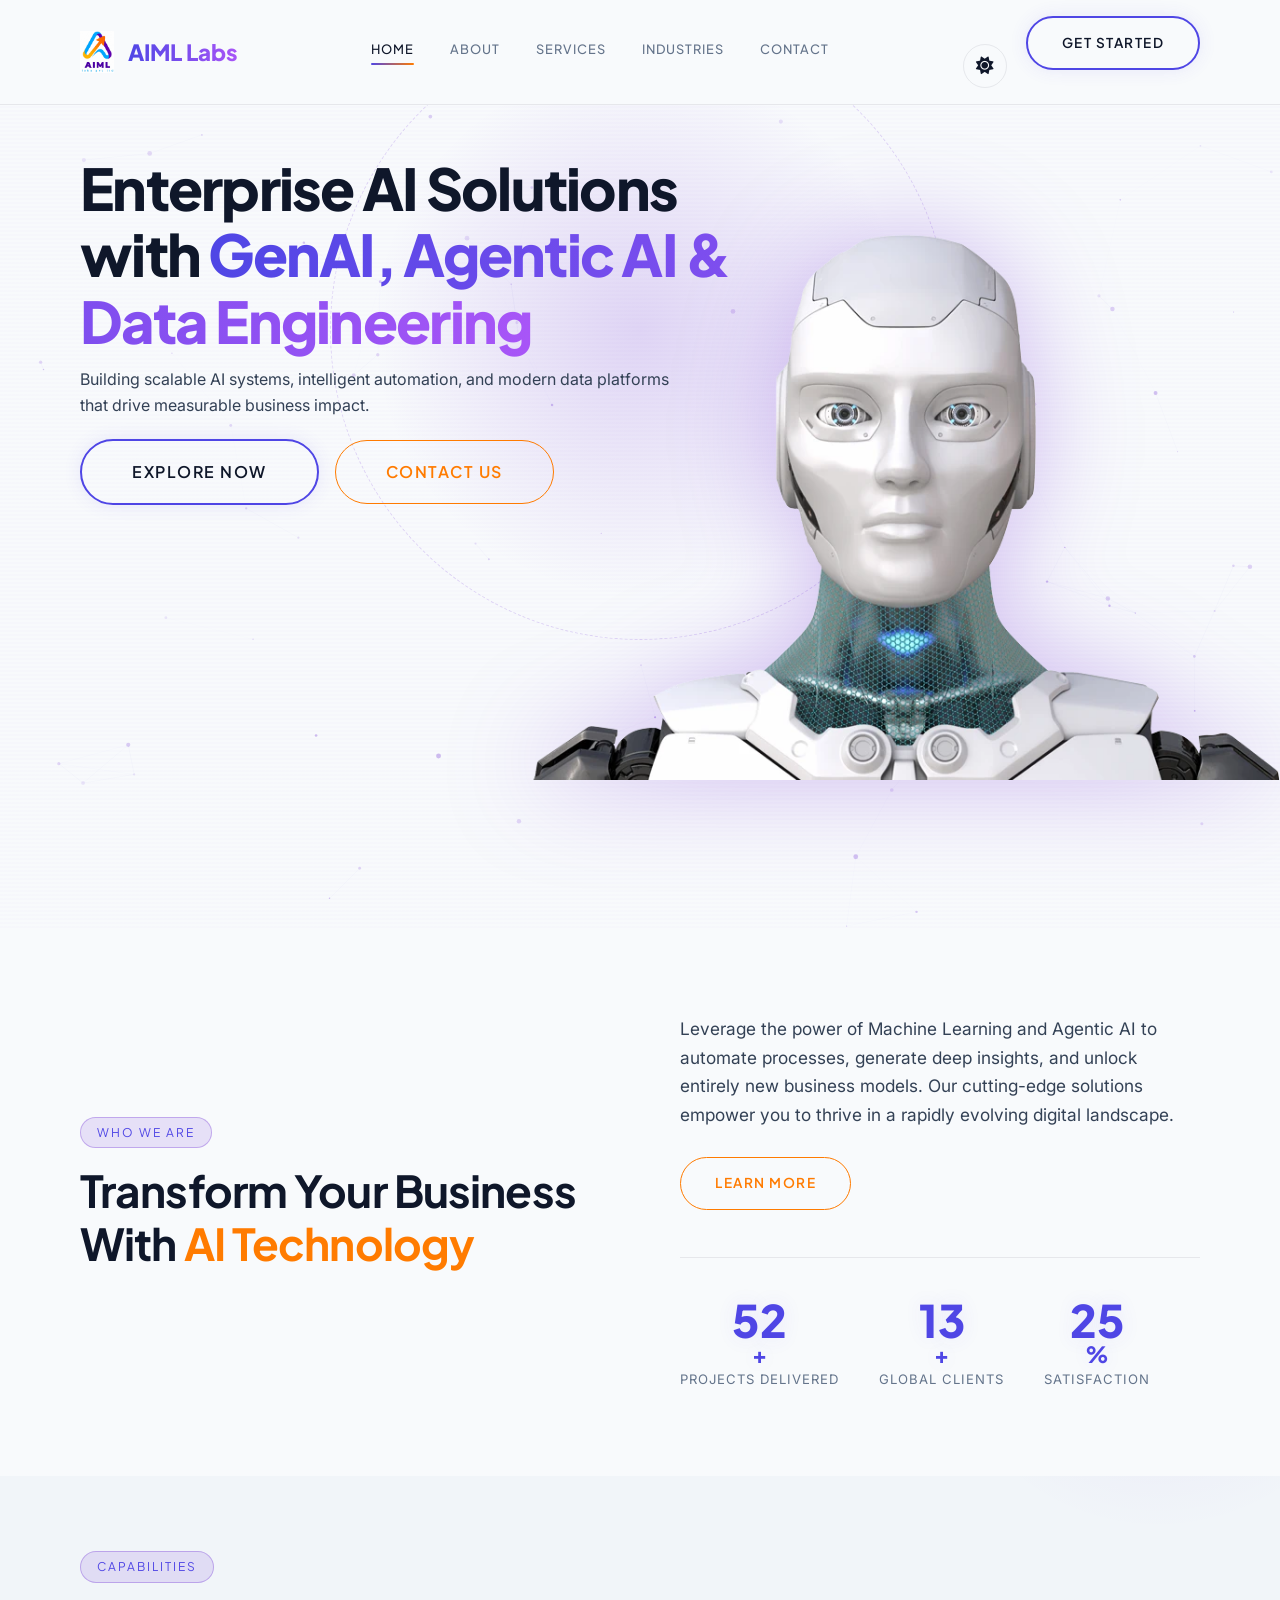
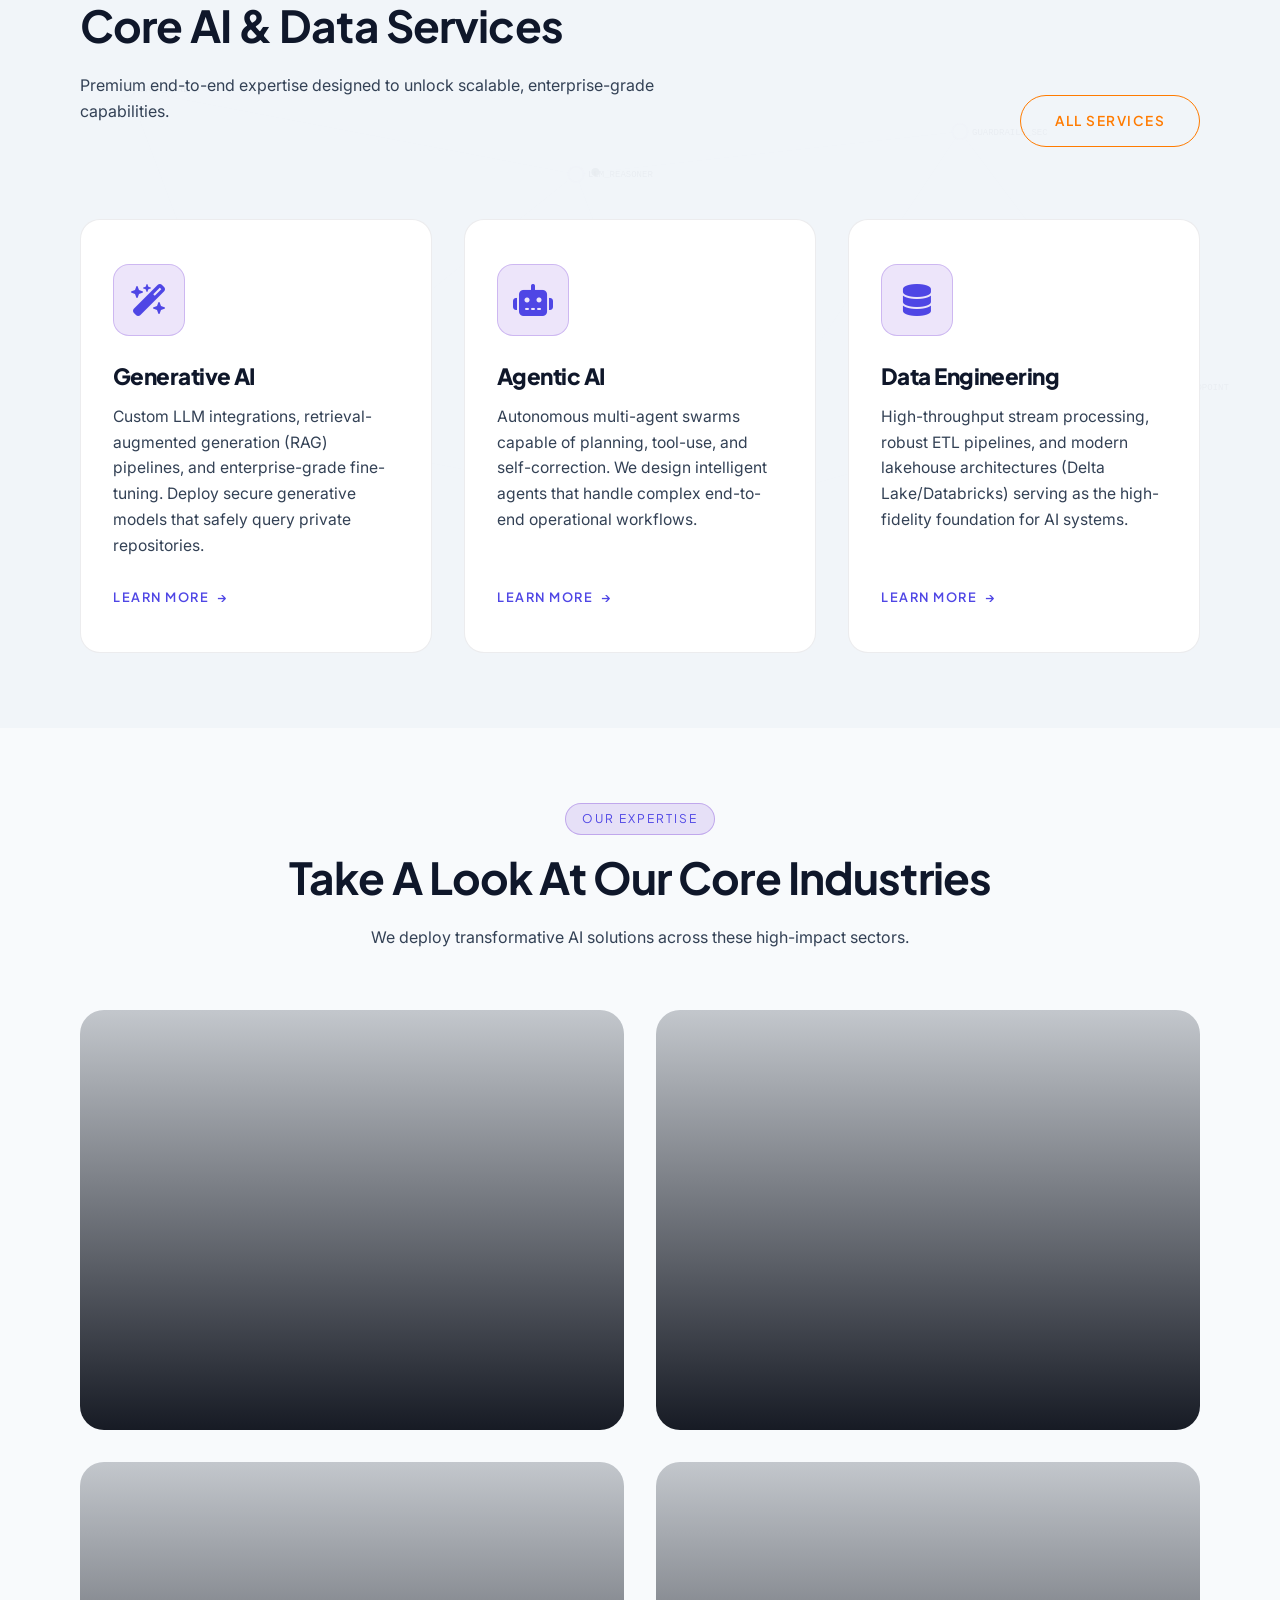
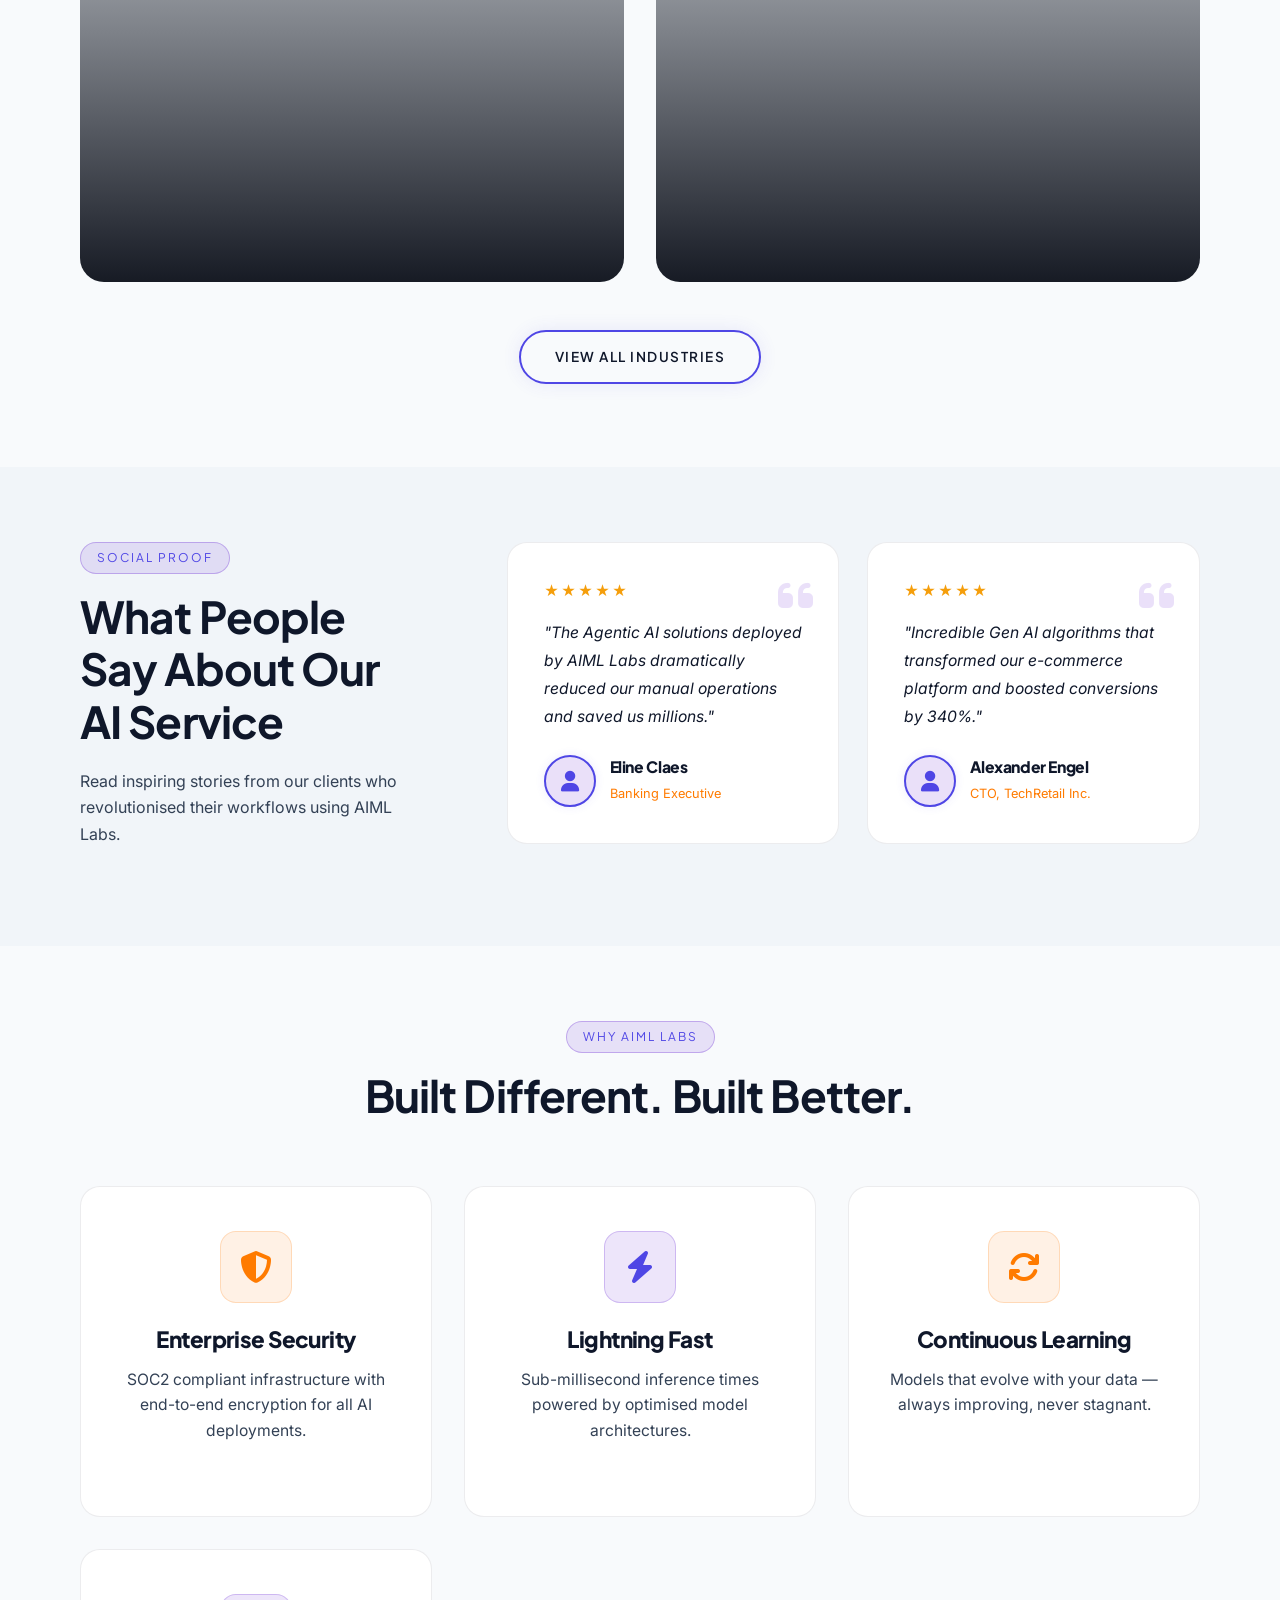
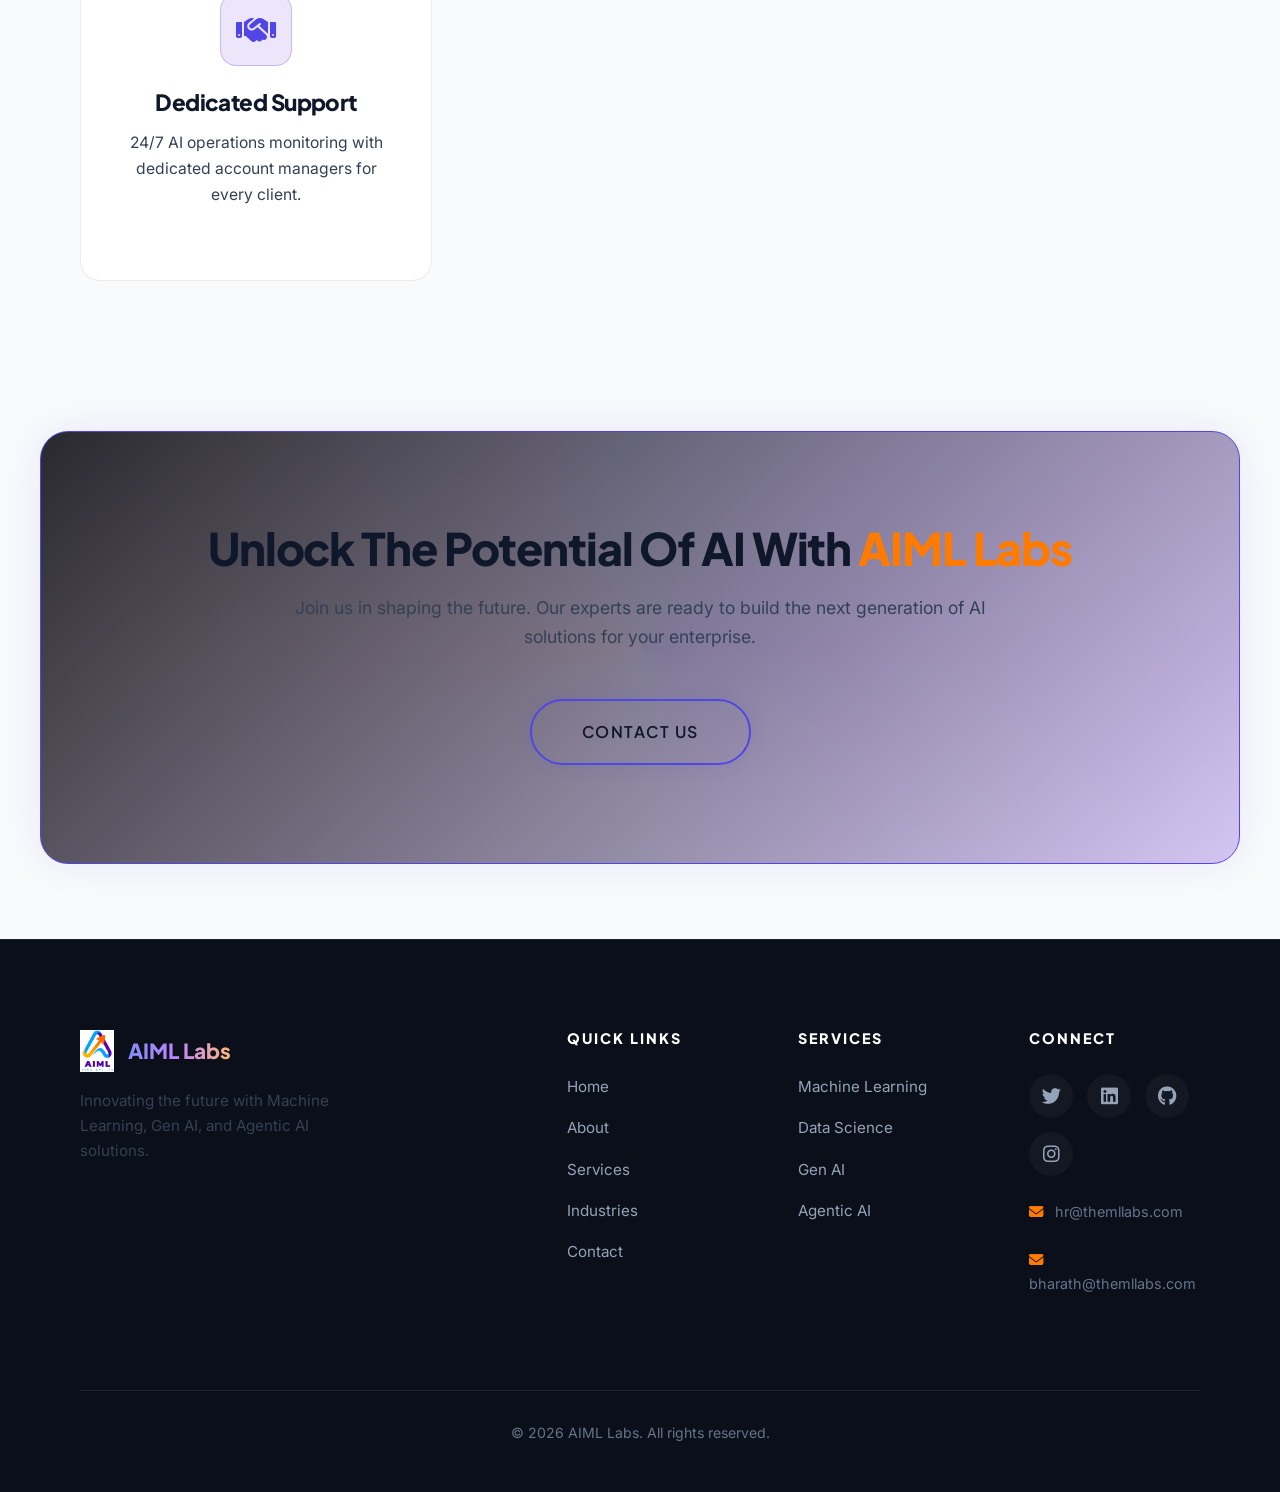
<file: index.html>
<!DOCTYPE html>
<html lang="en">
<head>
    <meta charset="UTF-8">
    <meta name="viewport" content="width=device-width, initial-scale=1.0">
    <title>AIML Labs - AI & Machine Learning Solutions</title>
    <meta name="description" content="AIML Labs — Empowering the future with Machine Learning, Gen AI, and Agentic AI solutions for global enterprises.">
    <link rel="preconnect" href="https://fonts.googleapis.com">
    <link rel="preconnect" href="https://fonts.gstatic.com" crossorigin>
    <link href="https://fonts.googleapis.com/css2?family=Plus+Jakarta+Sans:wght@400;500;600;700;800;900&family=Inter:wght@300;400;500;600;700;800;900&display=swap" rel="stylesheet">
    <link rel="stylesheet" href="https://cdnjs.cloudflare.com/ajax/libs/font-awesome/6.4.0/css/all.min.css">
    <link rel="stylesheet" href="style.css?v=2.8">
</head>
<body class="page-fade-in">
    <script>
        if (localStorage.getItem('theme') === 'light' || (!localStorage.getItem('theme') && window.matchMedia('(prefers-color-scheme: light)').matches)) {
            document.body.classList.add('light-theme');
        }
    </script>

    <!-- === NAVBAR === -->
    <header class="navbar">
        <div class="container nav-container">
            <div class="brand">
                <img src="assets/logo.png" alt="AIML Labs Logo" class="brand-img" onerror="this.style.display='none'">
                <span class="brand-text">AIML Labs</span>
            </div>
            <nav class="nav-links">
                <a href="index.html" class="active">Home</a>
                <a href="about.html">About</a>
                <a href="services.html">Services</a>
                <a href="industries.html">Industries</a>
                <a href="contact.html">Contact</a>
            </nav>
            <div class="nav-actions">
                <button id="theme-toggle" class="theme-toggle-btn magnetic-btn" aria-label="Toggle Theme">
                    <i class="fa-solid fa-moon"></i>
                </button>
                <a href="contact.html" class="btn btn-primary">Get Started</a>
            </div>
        </div>
    </header>

    <!-- === HERO — TEXT LEFT, ROBOT RIGHT === -->
    <section class="hero" id="hero">
        <canvas id="particle-canvas"></canvas>
        <div class="hero-scanline"></div>
        <div class="container hero-split">
            <!-- LEFT: Text Content -->
            <div class="hero-left">
                <h1 class="hero-title reveal delay-1">
                    Enterprise AI Solutions with <span class="line2">GenAI, Agentic AI & Data Engineering</span>
                </h1>
                <p class="hero-subtitle reveal delay-2">Building scalable AI systems, intelligent automation, and modern data platforms that drive measurable business impact.</p>
                <div class="hero-actions reveal delay-3">
                    <a href="services.html" class="btn btn-primary btn-large">Explore Now</a>
                    <a href="contact.html" class="btn btn-outline btn-large">Contact Us</a>
                </div>
            </div>

            <!-- RIGHT: Robot centered to occupy the screen, scrolling naturally with page -->
            <div class="hero-right" id="heroRight">
                <div class="hero-ring"></div>
                <div class="glow-orb"></div>
                <div class="robot-wrapper" id="robotWrapper">
                    <img src="assets/hero.png?v=2.0" alt="AI Robot" class="hero-robot-image" id="robotImg">
                    <div class="watermark-glow" id="watermarkGlow"></div>
                </div>
            </div>
        </div>
    </section>

    <!-- === SECTION 2: VALUE PROP === -->
    <section class="value-prop">
        <div class="container vp-container">
            <div class="vp-left reveal-left">
                <span class="section-badge">Who We Are</span>
                <h2 class="section-title">Transform Your Business With <span class="secondary-text">AI Technology</span></h2>
            </div>
            <div class="vp-right reveal-right">
                <p>Leverage the power of Machine Learning and Agentic AI to automate processes, generate deep insights, and unlock entirely new business models. Our cutting-edge solutions empower you to thrive in a rapidly evolving digital landscape.</p>
                <a href="about.html" class="btn btn-outline">Learn More</a>
                <div class="stats-row">
                    <div class="stat-item">
                        <span class="stat-number counter" data-target="200">0</span><span class="stat-number" style="font-size:1.4rem;">+</span>
                        <span class="stat-label">Projects Delivered</span>
                    </div>
                    <div class="stat-item">
                        <span class="stat-number counter" data-target="50">0</span><span class="stat-number" style="font-size:1.4rem;">+</span>
                        <span class="stat-label">Global Clients</span>
                    </div>
                    <div class="stat-item">
                        <span class="stat-number counter" data-target="98">0</span><span class="stat-number" style="font-size:1.4rem;">%</span>
                        <span class="stat-label">Satisfaction</span>
                    </div>
                </div>
            </div>
        </div>
    </section>

    <!-- === SECTION 3: SERVICES GRID === -->
    <section class="services" id="services">
        <canvas id="services-bg-canvas"></canvas>
        <div class="container">
            <div class="section-header">
                <div class="sh-left">
                    <span class="section-badge">Capabilities</span>
                    <h2 class="section-title">Core AI & Data Services</h2>
                    <p class="section-subtitle">Premium end-to-end expertise designed to unlock scalable, enterprise-grade capabilities.</p>
                </div>
                <div class="sh-right">
                    <a href="services.html" class="btn btn-outline">All Services</a>
                </div>
            </div>
            <div class="services-grid">
                <div class="service-card reveal delay-1">
                    <div class="icon-wrapper"><i class="fa-solid fa-wand-magic-sparkles"></i></div>
                    <h3>Generative AI</h3>
                    <p>Custom LLM integrations, retrieval-augmented generation (RAG) pipelines, and enterprise-grade fine-tuning. Deploy secure generative models that safely query private repositories.</p>
                    <a href="services.html" class="read-more">Learn More</a>
                </div>
                <div class="service-card reveal delay-2">
                    <div class="icon-wrapper"><i class="fa-solid fa-robot"></i></div>
                    <h3>Agentic AI</h3>
                    <p>Autonomous multi-agent swarms capable of planning, tool-use, and self-correction. We design intelligent agents that handle complex end-to-end operational workflows.</p>
                    <a href="services.html" class="read-more">Learn More</a>
                </div>
                <div class="service-card reveal delay-3">
                    <div class="icon-wrapper"><i class="fa-solid fa-database"></i></div>
                    <h3>Data Engineering</h3>
                    <p>High-throughput stream processing, robust ETL pipelines, and modern lakehouse architectures (Delta Lake/Databricks) serving as the high-fidelity foundation for AI systems.</p>
                    <a href="services.html" class="read-more">Learn More</a>
                </div>
            </div>
        </div>
    </section>

    <!-- === SECTION 4: INDUSTRIES SHOWCASE === -->
    <section class="projects">
        <div class="container">
            <div class="section-header center" style="display:block; text-align:center; margin-bottom:60px;">
                <span class="section-badge">Our Expertise</span>
                <h2 class="section-title">Take A Look At Our Core Industries</h2>
                <p class="section-subtitle" style="margin:0 auto;">We deploy transformative AI solutions across these high-impact sectors.</p>
            </div>
            <div class="projects-grid">
                <div class="project-card reveal" style="background-image: url('https://images.unsplash.com/photo-1639322537228-f710d846310a?w=900&q=80');">
                    <div class="project-overlay">
                        <h3>Banking</h3>
                        <a href="industries.html" class="btn-link">View Details →</a>
                    </div>
                </div>
                <div class="project-card reveal delay-1" style="background-image: url('https://images.unsplash.com/photo-1507413245164-6160d8298b31?w=900&q=80');">
                    <div class="project-overlay">
                        <h3>Healthcare</h3>
                        <a href="industries.html" class="btn-link">View Details →</a>
                    </div>
                </div>
                <div class="project-card reveal delay-2" style="background-image: url('https://images.unsplash.com/photo-1551288049-bebda4e38f71?w=900&q=80');">
                    <div class="project-overlay">
                        <h3>Finance</h3>
                        <a href="industries.html" class="btn-link">View Details →</a>
                    </div>
                </div>
                <div class="project-card reveal delay-3" style="background-image: url('https://images.unsplash.com/photo-1586528116311-ad8dd3c8310d?w=900&q=80');">
                    <div class="project-overlay">
                        <h3>E-Commerce</h3>
                        <a href="industries.html" class="btn-link">View Details →</a>
                    </div>
                </div>
            </div>
            <div class="text-center mt-5 reveal">
                <a href="industries.html" class="btn btn-primary">View All Industries</a>
            </div>
        </div>
    </section>

    <!-- === SECTION 5: TESTIMONIALS === -->
    <section class="testimonials">
        <div class="container test-container">
            <div class="test-left reveal-left">
                <span class="section-badge">Social Proof</span>
                <h2 class="section-title">What People Say About Our AI Service</h2>
                <p style="color:var(--text-light); margin-top:16px;">Read inspiring stories from our clients who revolutionised their workflows using AIML Labs.</p>
            </div>
            <div class="test-right">
                <div class="testimonial-grid">
                    <div class="test-card reveal delay-1">
                        <div class="stars">★★★★★</div>
                        <p class="review">"The Agentic AI solutions deployed by AIML Labs dramatically reduced our manual operations and saved us millions."</p>
                        <div class="user-info">
                            <div class="avatar-placeholder"><i class="fa-solid fa-user"></i></div>
                            <div>
                                <h4>Eline Claes</h4>
                                <span>Banking Executive</span>
                            </div>
                        </div>
                    </div>
                    <div class="test-card reveal delay-2">
                        <div class="stars">★★★★★</div>
                        <p class="review">"Incredible Gen AI algorithms that transformed our e-commerce platform and boosted conversions by 340%."</p>
                        <div class="user-info">
                            <div class="avatar-placeholder"><i class="fa-solid fa-user"></i></div>
                            <div>
                                <h4>Alexander Engel</h4>
                                <span>CTO, TechRetail Inc.</span>
                            </div>
                        </div>
                    </div>
                </div>
            </div>
        </div>
    </section>

    <!-- === SECTION 6: WHY CHOOSE US === -->
    <section class="why-us">
        <div class="container">
            <div style="text-align:center; margin-bottom:64px;">
                <span class="section-badge">Why AIML Labs</span>
                <h2 class="section-title">Built Different. Built Better.</h2>
            </div>
            <div style="display:grid; grid-template-columns:repeat(auto-fit, minmax(260px,1fr)); gap:32px;">
                <div class="service-card reveal delay-1" style="text-align:center;">
                    <div class="icon-wrapper" style="margin:0 auto 24px; background:rgba(255,123,0,0.1); border-color:rgba(255,123,0,0.2); color:var(--accent-secondary);"><i class="fa-solid fa-shield-halved"></i></div>
                    <h3>Enterprise Security</h3>
                    <p>SOC2 compliant infrastructure with end-to-end encryption for all AI deployments.</p>
                </div>
                <div class="service-card reveal delay-2" style="text-align:center;">
                    <div class="icon-wrapper" style="margin:0 auto 24px;"><i class="fa-solid fa-bolt"></i></div>
                    <h3>Lightning Fast</h3>
                    <p>Sub-millisecond inference times powered by optimised model architectures.</p>
                </div>
                <div class="service-card reveal delay-3" style="text-align:center;">
                    <div class="icon-wrapper" style="margin:0 auto 24px; background:rgba(255,123,0,0.1); border-color:rgba(255,123,0,0.2); color:var(--accent-secondary);"><i class="fa-solid fa-arrows-rotate"></i></div>
                    <h3>Continuous Learning</h3>
                    <p>Models that evolve with your data — always improving, never stagnant.</p>
                </div>
                <div class="service-card reveal delay-4" style="text-align:center;">
                    <div class="icon-wrapper" style="margin:0 auto 24px;"><i class="fa-solid fa-handshake"></i></div>
                    <h3>Dedicated Support</h3>
                    <p>24/7 AI operations monitoring with dedicated account managers for every client.</p>
                </div>
            </div>
        </div>
    </section>

    <!-- === SECTION 7: CTA BANNER === -->
    <section class="cta-banner">
        <div class="container cta-container glow-box reveal">
            <h2 class="cta-title">Unlock The Potential Of AI With <span class="secondary-text">AIML Labs</span></h2>
            <p class="cta-subtitle">Join us in shaping the future. Our experts are ready to build the next generation of AI solutions for your enterprise.</p>
            <a href="contact.html" class="btn btn-primary btn-large">Contact Us</a>
        </div>
    </section>

    <!-- === SECTION 8: FOOTER === -->
    <footer class="footer">
        <div class="container">
            <div class="footer-grid">
                <div class="footer-brand">
                    <div class="brand">
                        <img src="assets/logo.png" alt="AIML Labs Logo" class="brand-img" onerror="this.style.display='none'">
                        <span class="brand-text">AIML Labs</span>
                    </div>
                    <p>Innovating the future with Machine Learning, Gen AI, and Agentic AI solutions.</p>
                </div>
                <div class="footer-links">
                    <h4>Quick Links</h4>
                    <a href="index.html">Home</a>
                    <a href="about.html">About</a>
                    <a href="services.html">Services</a>
                    <a href="industries.html">Industries</a>
                    <a href="contact.html">Contact</a>
                </div>
                <div class="footer-links">
                    <h4>Services</h4>
                    <a href="services.html">Machine Learning</a>
                    <a href="services.html">Data Science</a>
                    <a href="services.html">Gen AI</a>
                    <a href="services.html">Agentic AI</a>
                </div>
                <div class="footer-social">
                    <h4>Connect</h4>
                    <div class="social-icons">
                        <a href="#" class="social-icon"><i class="fa-brands fa-twitter"></i></a>
                        <a href="#" class="social-icon"><i class="fa-brands fa-linkedin"></i></a>
                        <a href="#" class="social-icon"><i class="fa-brands fa-github"></i></a>
                        <a href="#" class="social-icon"><i class="fa-brands fa-instagram"></i></a>
                    </div>
                    <div style="margin-top:24px; font-size:0.9rem;">
                        <p><i class="fa-solid fa-envelope" style="color:var(--accent-secondary); margin-right:8px;"></i> <a href="mailto:hr@themllabs.com" style="color:var(--text-gray);">hr@themllabs.com</a></p>
                        <p style="margin-top:8px;"><i class="fa-solid fa-envelope" style="color:var(--accent-secondary); margin-right:8px;"></i> <a href="mailto:bharath@themllabs.com" style="color:var(--text-gray);">bharath@themllabs.com</a></p>
                    </div>
                </div>
            </div>
            <div class="footer-bottom">
                <p>&copy; 2026 AIML Labs. All rights reserved.</p>
            </div>
        </div>
    </footer>

    <script src="script.js"></script>
</body>
</html>
</file>
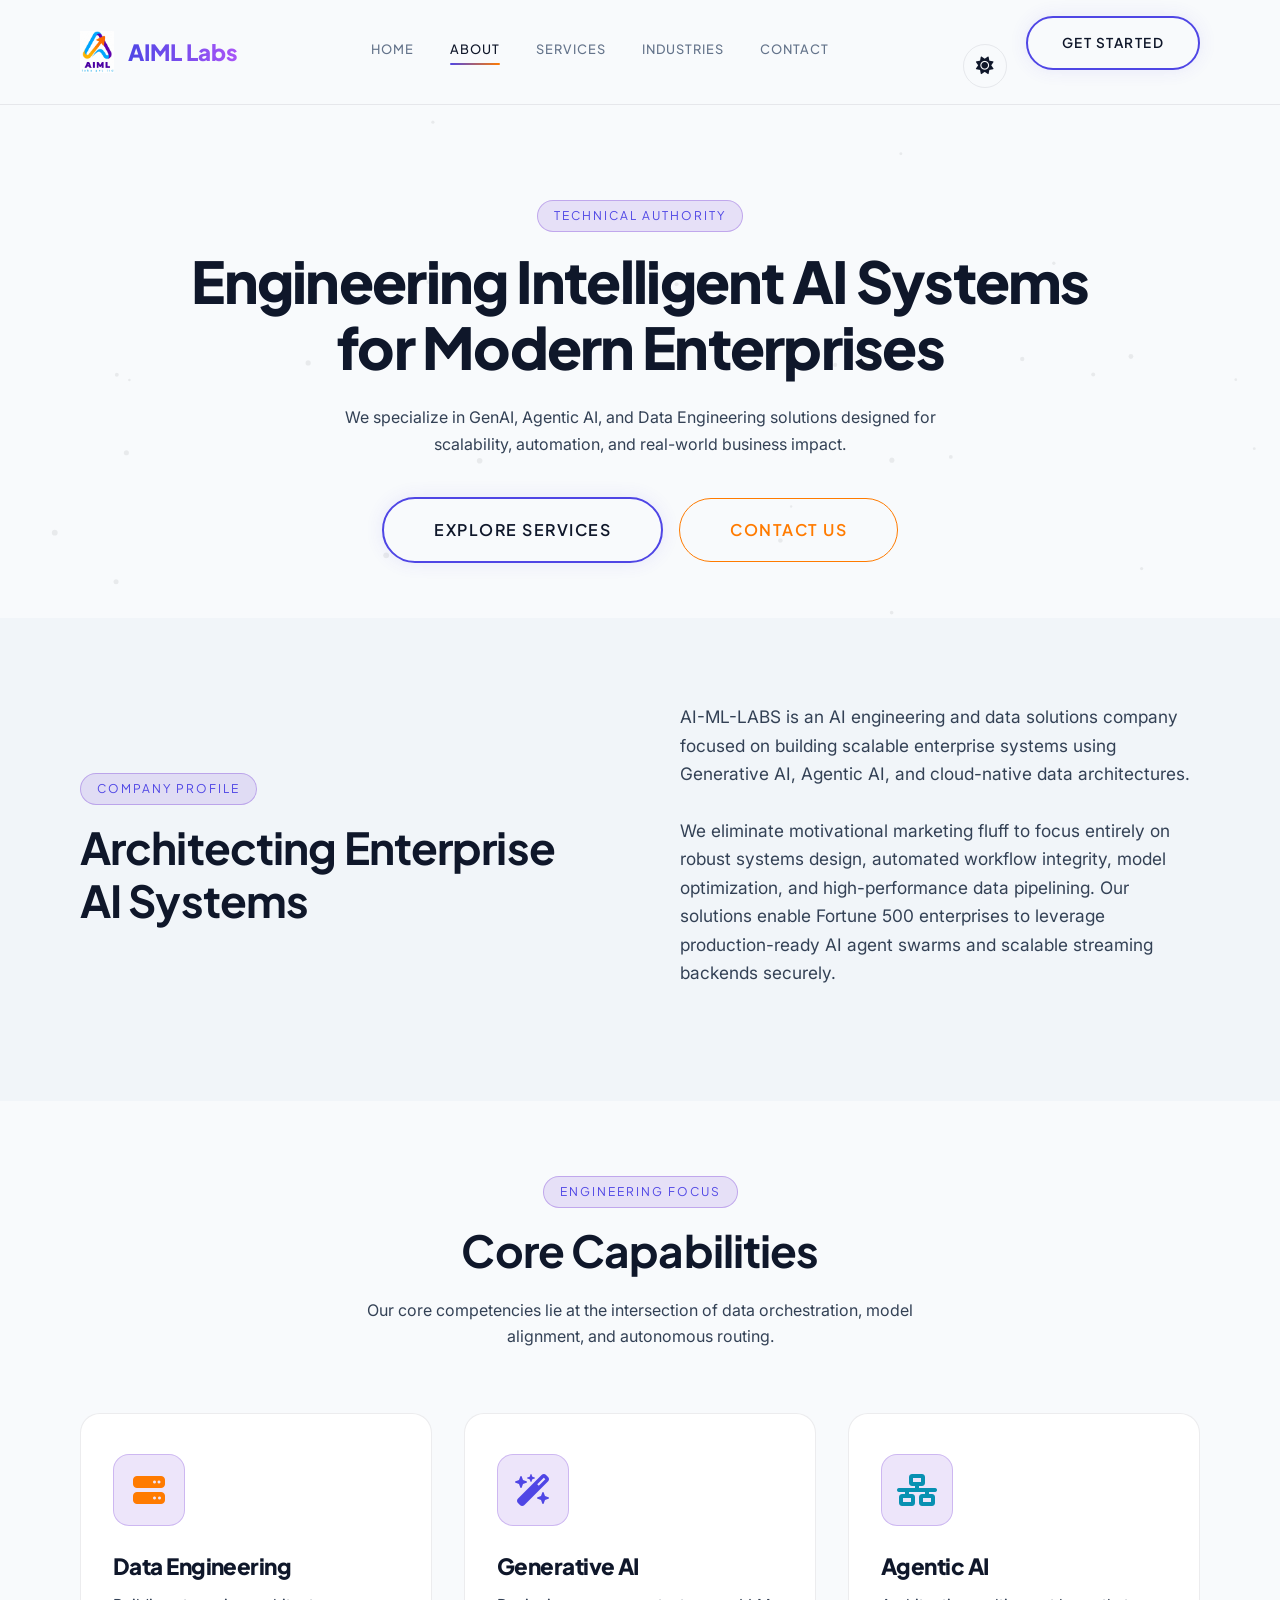
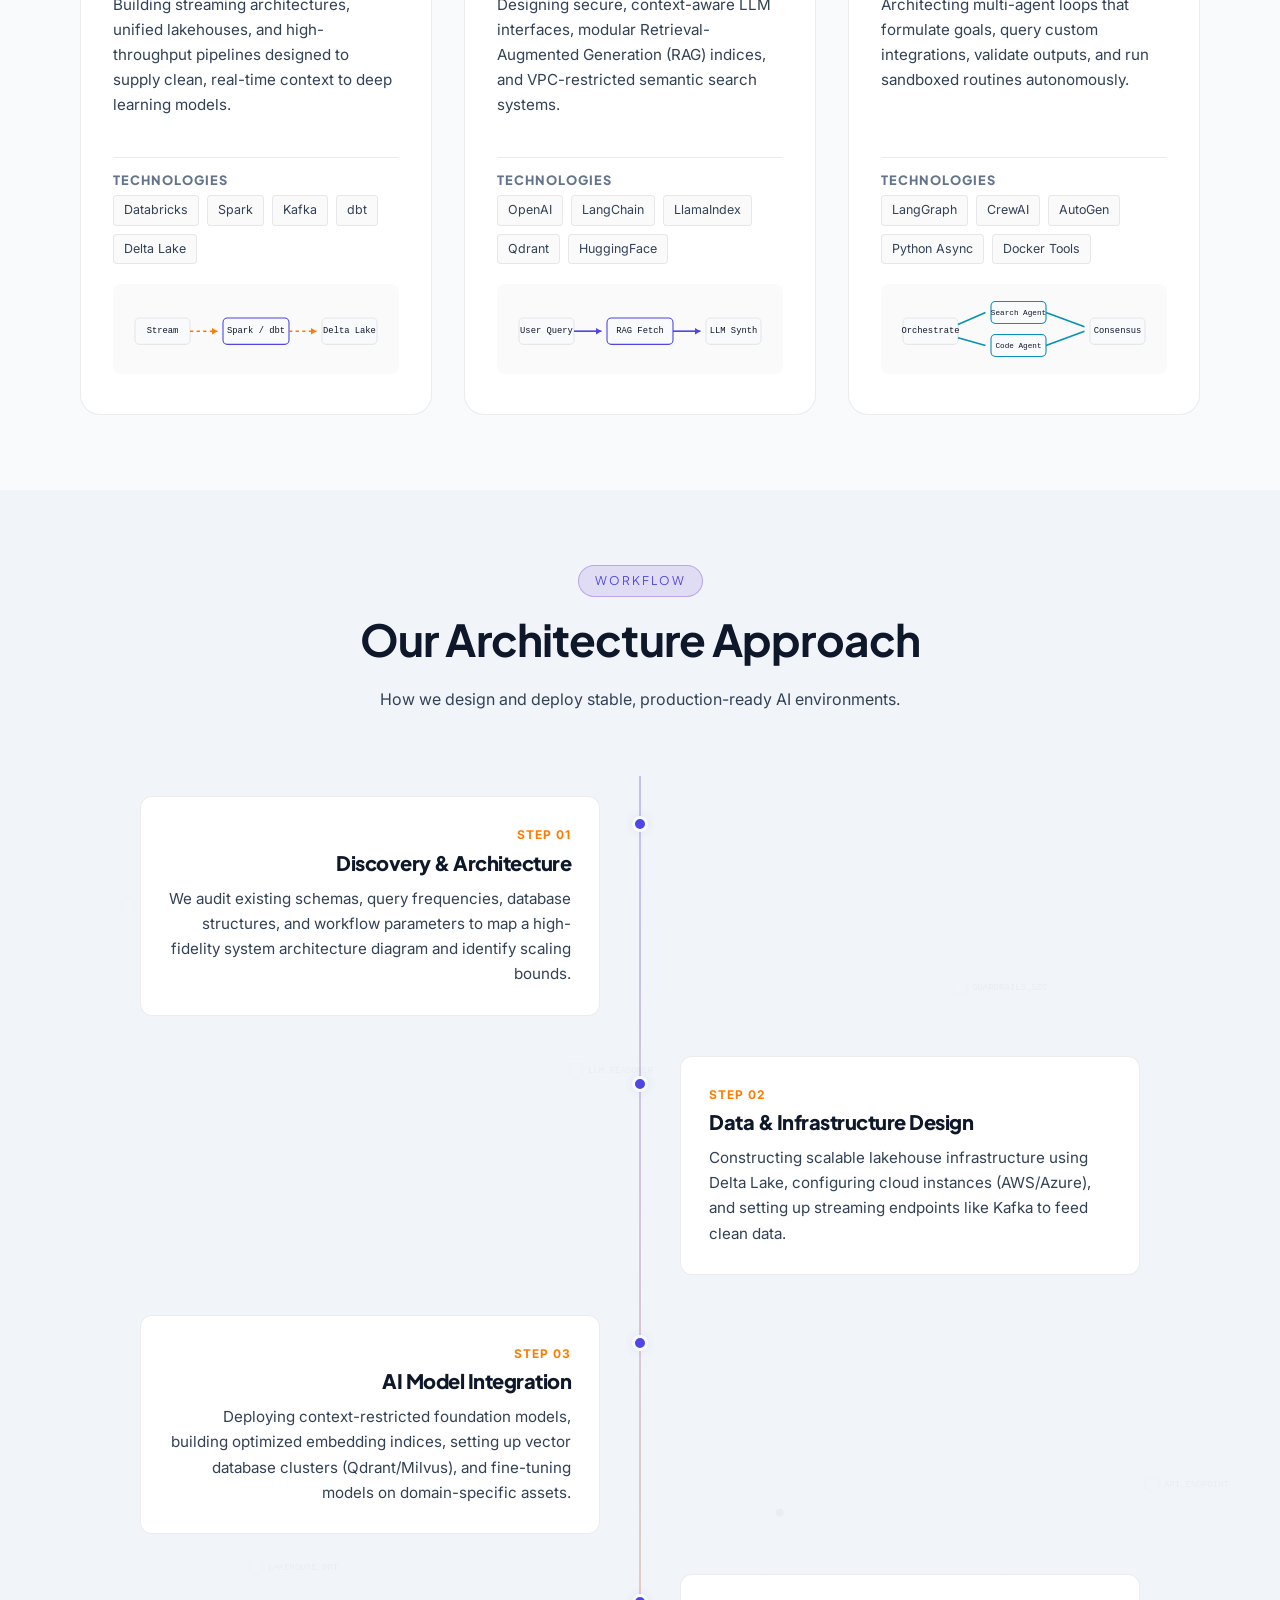
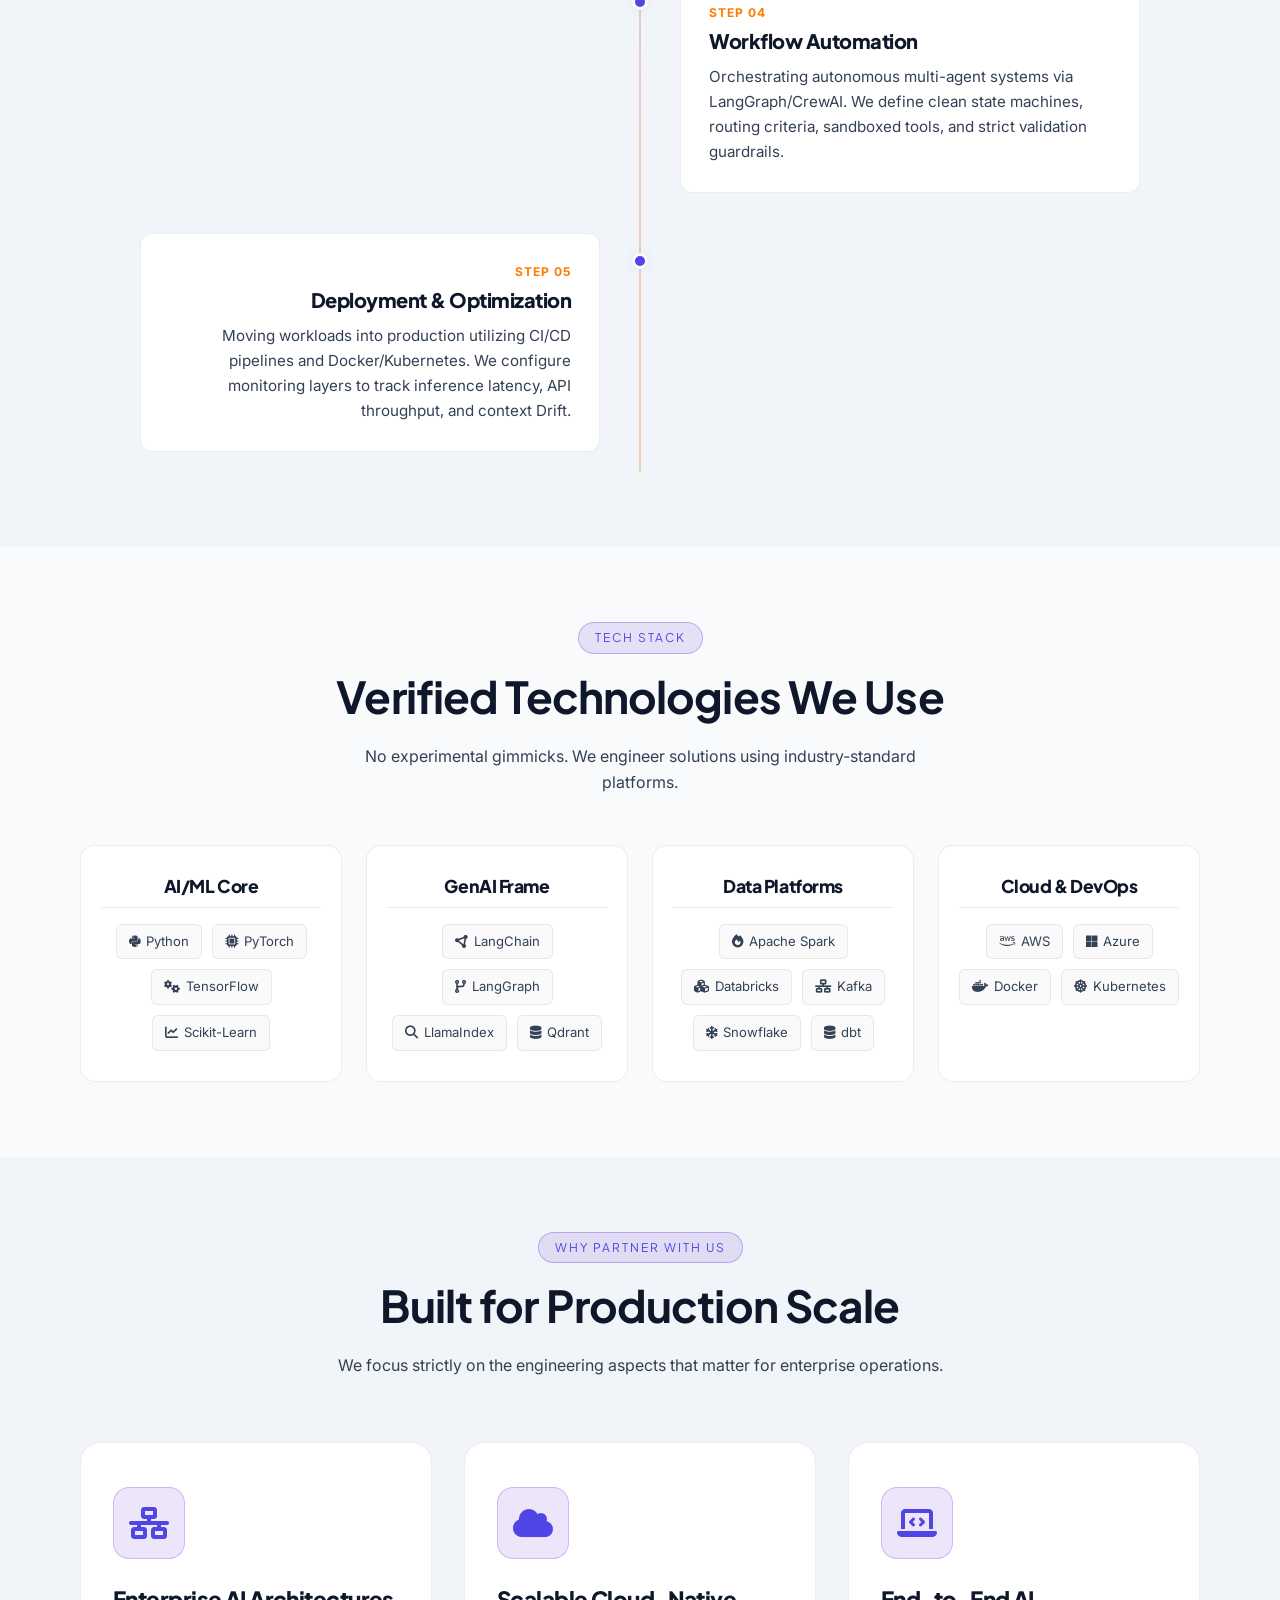
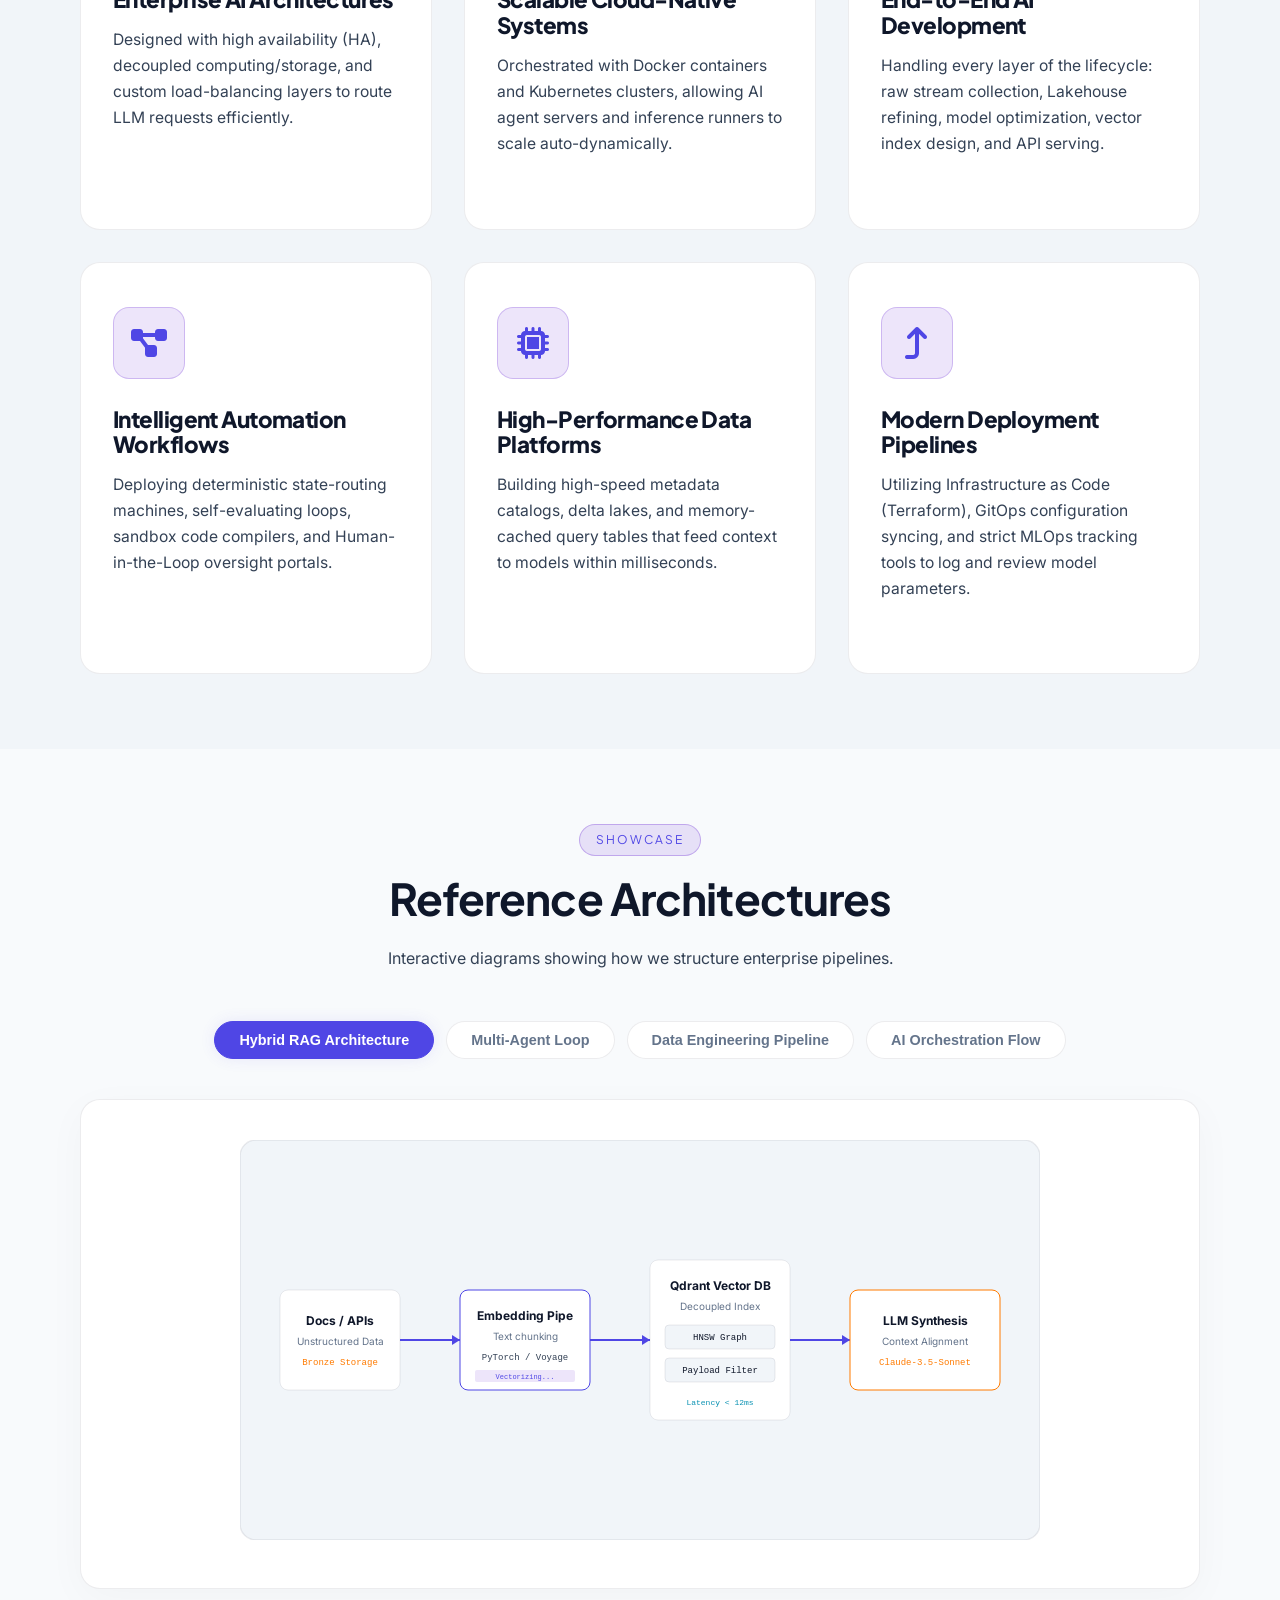
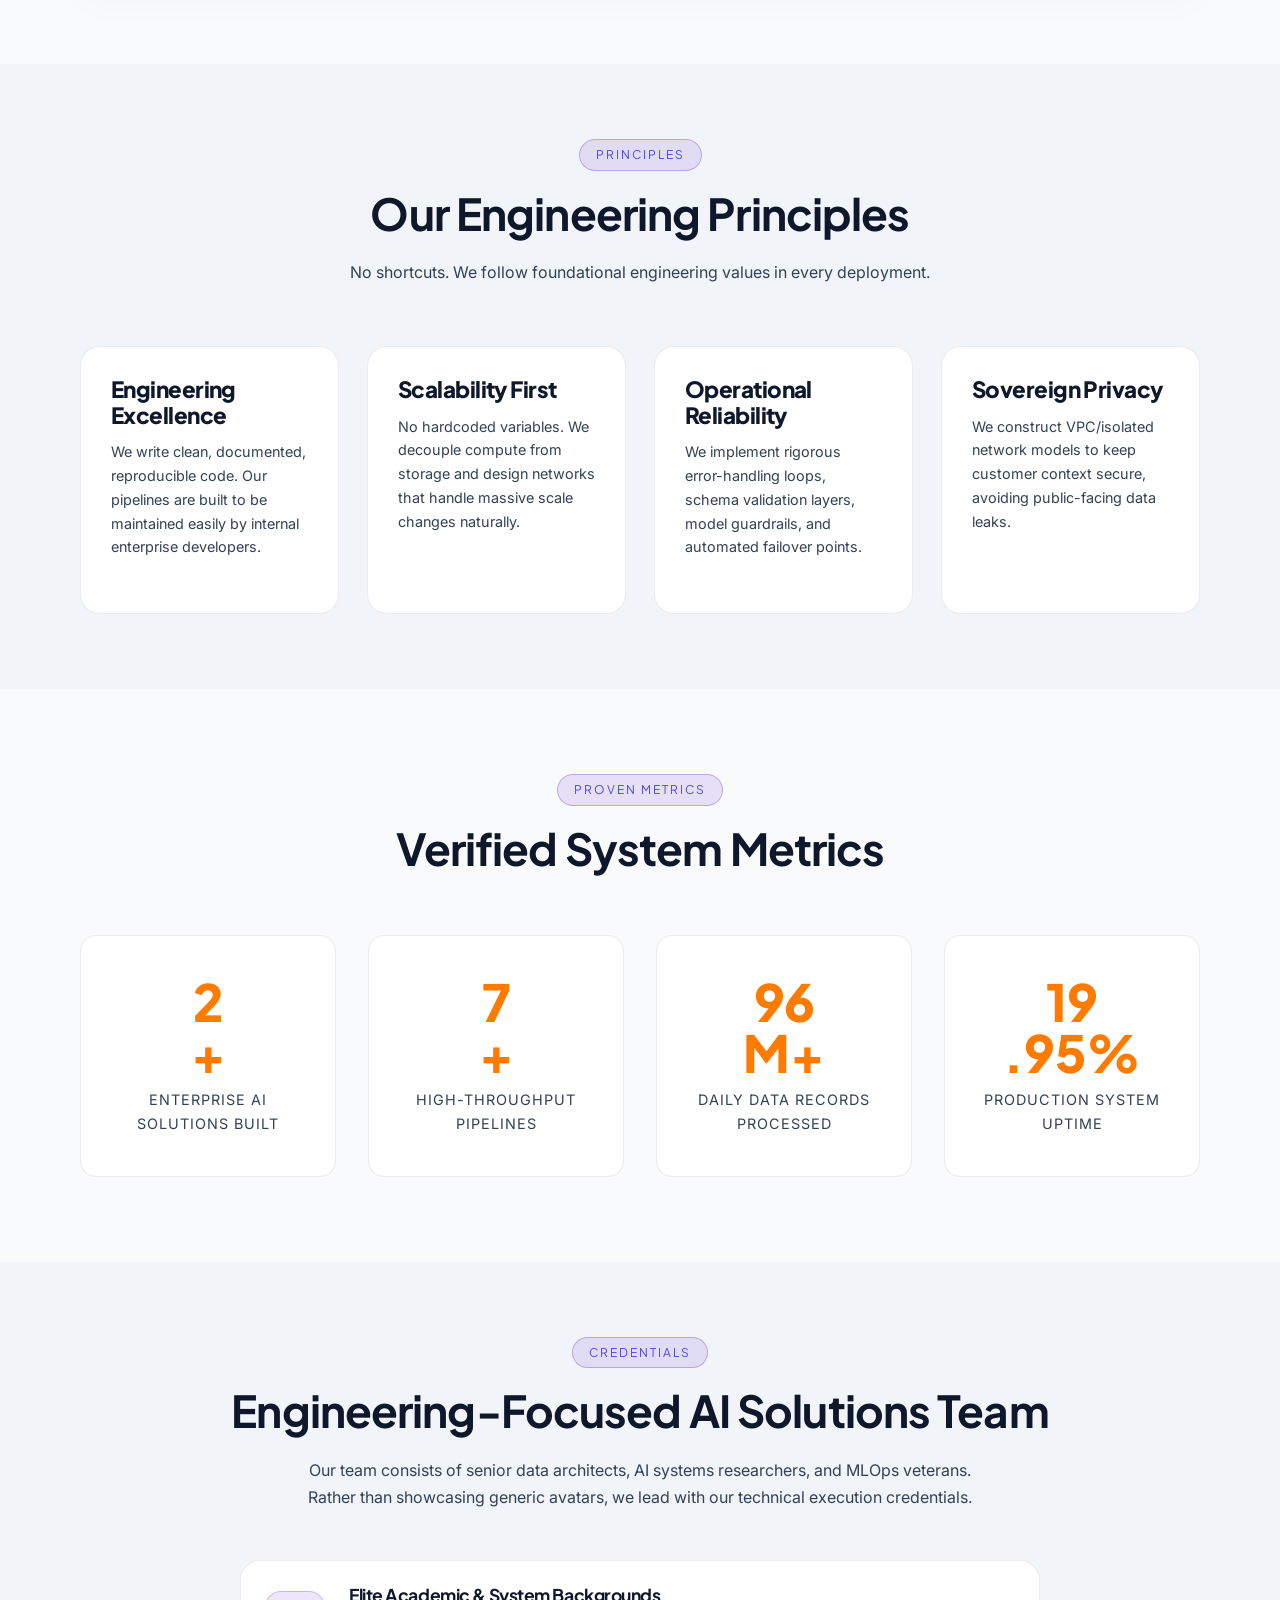
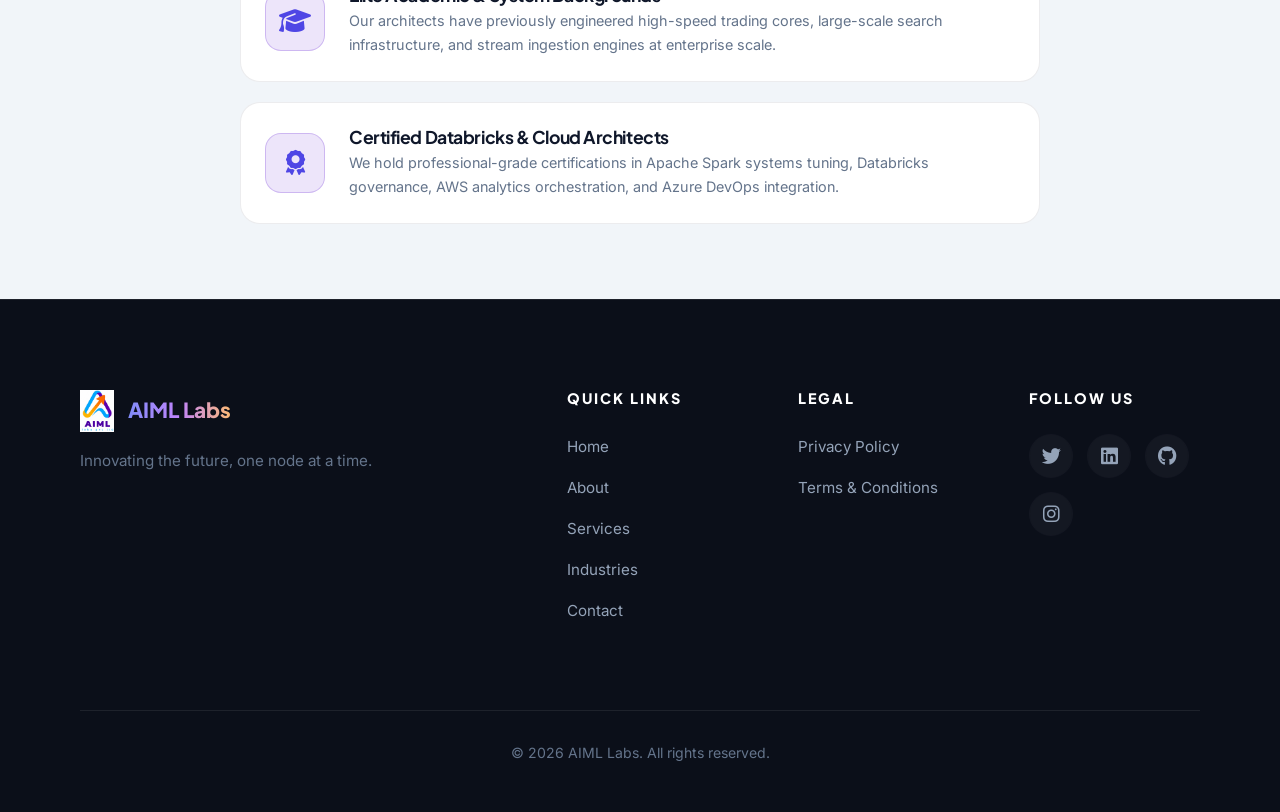
<file: about.html>
<!DOCTYPE html>
<html lang="en">
<head>
    <meta charset="UTF-8">
    <meta name="viewport" content="width=device-width, initial-scale=1.0">
    <title>About Us - AIML Labs</title>
    <meta name="description" content="Technical authority, systems engineering, and cloud-native AI architectures. Learn more about AIML Labs' expertise.">
    <link rel="preconnect" href="https://fonts.googleapis.com">
    <link rel="preconnect" href="https://fonts.gstatic.com" crossorigin>
    <link href="https://fonts.googleapis.com/css2?family=Plus+Jakarta+Sans:wght@400;500;600;700;800;900&family=Inter:wght@300;400;500;600;700;800;900&display=swap" rel="stylesheet">
    <link rel="stylesheet" href="https://cdnjs.cloudflare.com/ajax/libs/font-awesome/6.4.0/css/all.min.css">
    <link rel="stylesheet" href="style.css?v=2.8">
</head>
<body class="page-fade-in">
    <script>
        if (localStorage.getItem('theme') === 'light' || (!localStorage.getItem('theme') && window.matchMedia('(prefers-color-scheme: light)').matches)) {
            document.body.classList.add('light-theme');
        }
    </script>

    <!-- === NAVBAR === -->
    <header class="navbar">
        <div class="container nav-container">
            <div class="brand">
                <img src="assets/logo.png" alt="AIML Labs Logo" class="brand-img float-icon" onerror="this.src='https://via.placeholder.com/40x40/5200cc/ffffff?text=A'">
                <span class="brand-text">AIML Labs</span>
            </div>
            <nav class="nav-links">
                <a href="index.html">Home</a>
                <a href="about.html" class="active">About</a>
                <a href="services.html">Services</a>
                <a href="industries.html">Industries</a>
                <a href="contact.html">Contact</a>
            </nav>
            <div class="nav-actions">
                <button id="theme-toggle" class="theme-toggle-btn magnetic-btn" aria-label="Toggle Theme">
                    <i class="fa-solid fa-moon"></i>
                </button>
                <a href="contact.html" class="btn btn-primary glow-effect">Get Started</a>
            </div>
        </div>
    </header>

    <!-- === 1. HERO SECTION === -->
    <section class="about-hero">
        <canvas id="about-hero-canvas"></canvas>
        <div class="container" style="position: relative; z-index: 2; text-align: center;">
            <span class="section-badge">Technical Authority</span>
            <h1 class="hero-title" style="margin: 0 auto 24px; max-width: 900px;">Engineering Intelligent AI Systems for Modern Enterprises</h1>
            <p class="hero-subtitle" style="margin: 0 auto 40px;">We specialize in GenAI, Agentic AI, and Data Engineering solutions designed for scalability, automation, and real-world business impact.</p>
            <div class="hero-actions" style="justify-content: center;">
                <a href="services.html" class="btn btn-primary btn-large">Explore Services</a>
                <a href="contact.html" class="btn btn-outline btn-large">Contact Us</a>
            </div>
        </div>
    </section>

    <!-- === 2. WHO WE ARE SECTION === -->
    <section class="value-prop" style="background: var(--bg-secondary);">
        <div class="container vp-container">
            <div class="vp-left reveal-left">
                <span class="section-badge">Company Profile</span>
                <h2 class="section-title">Architecting Enterprise AI Systems</h2>
            </div>
            <div class="vp-right reveal-right">
                <p>AI-ML-LABS is an AI engineering and data solutions company focused on building scalable enterprise systems using Generative AI, Agentic AI, and cloud-native data architectures.</p>
                <p>We eliminate motivational marketing fluff to focus entirely on robust systems design, automated workflow integrity, model optimization, and high-performance data pipelining. Our solutions enable Fortune 500 enterprises to leverage production-ready AI agent swarms and scalable streaming backends securely.</p>
            </div>
        </div>
    </section>

    <!-- === 3. CORE EXPERTISE SECTION === -->
    <section class="why-us" style="background: var(--bg-primary);">
        <div class="container">
            <div style="text-align: center; margin-bottom: 64px;">
                <span class="section-badge">Engineering Focus</span>
                <h2 class="section-title">Core Capabilities</h2>
                <p class="section-subtitle" style="margin: 0 auto;">Our core competencies lie at the intersection of data orchestration, model alignment, and autonomous routing.</p>
            </div>
            <div class="expertise-grid">
                <!-- Card 1 -->
                <div class="expertise-card reveal delay-1">
                    <div class="icon-wrapper" style="color: var(--accent-secondary);"><i class="fa-solid fa-server"></i></div>
                    <h3>Data Engineering</h3>
                    <p>Building streaming architectures, unified lakehouses, and high-throughput pipelines designed to supply clean, real-time context to deep learning models.</p>
                    <div class="expertise-tech">
                        <h4>Technologies</h4>
                        <div class="tech-pills">
                            <span>Databricks</span>
                            <span>Spark</span>
                            <span>Kafka</span>
                            <span>dbt</span>
                            <span>Delta Lake</span>
                        </div>
                    </div>
                    <div class="mini-diagram">
                        <svg viewBox="0 0 240 60" width="100%" height="100%">
                            <rect x="10" y="20" width="50" height="24" rx="4" fill="var(--bg-primary)" stroke="var(--border-subtle)" />
                            <text x="35" y="34" font-size="8" fill="var(--text-white)" text-anchor="middle" font-family="monospace">Stream</text>
                            
                            <path d="M 60,32 L 85,32" stroke="var(--accent-secondary)" stroke-width="1.5" stroke-dasharray="3,3" />
                            <polygon points="85,32 80,29 80,35" fill="var(--accent-secondary)" />
                            
                            <rect x="90" y="20" width="60" height="24" rx="4" fill="var(--bg-primary)" stroke="var(--accent-primary)" />
                            <text x="120" y="34" font-size="8" fill="var(--text-white)" text-anchor="middle" font-family="monospace">Spark / dbt</text>
                            
                            <path d="M 150,32 L 175,32" stroke="var(--accent-secondary)" stroke-width="1.5" stroke-dasharray="3,3" />
                            <polygon points="175,32 170,29 170,35" fill="var(--accent-secondary)" />
                            
                            <rect x="180" y="20" width="50" height="24" rx="4" fill="var(--bg-primary)" stroke="var(--border-subtle)" />
                            <text x="205" y="34" font-size="8" fill="var(--text-white)" text-anchor="middle" font-family="monospace">Delta Lake</text>
                        </svg>
                    </div>
                </div>
                <!-- Card 2 -->
                <div class="expertise-card reveal delay-2">
                    <div class="icon-wrapper" style="color: var(--accent-primary);"><i class="fa-solid fa-wand-magic-sparkles"></i></div>
                    <h3>Generative AI</h3>
                    <p>Designing secure, context-aware LLM interfaces, modular Retrieval-Augmented Generation (RAG) indices, and VPC-restricted semantic search systems.</p>
                    <div class="expertise-tech">
                        <h4>Technologies</h4>
                        <div class="tech-pills">
                            <span>OpenAI</span>
                            <span>LangChain</span>
                            <span>LlamaIndex</span>
                            <span>Qdrant</span>
                            <span>HuggingFace</span>
                        </div>
                    </div>
                    <div class="mini-diagram">
                        <svg viewBox="0 0 240 60" width="100%" height="100%">
                            <rect x="10" y="20" width="50" height="24" rx="4" fill="var(--bg-primary)" stroke="var(--border-subtle)" />
                            <text x="35" y="34" font-size="8" fill="var(--text-white)" text-anchor="middle" font-family="monospace">User Query</text>
                            
                            <path d="M 60,32 L 85,32" stroke="var(--accent-primary)" stroke-width="1.5" />
                            <polygon points="85,32 80,29 80,35" fill="var(--accent-primary)" />
                            
                            <rect x="90" y="20" width="60" height="24" rx="4" fill="var(--bg-primary)" stroke="var(--accent-primary)" />
                            <text x="120" y="34" font-size="8" fill="var(--text-white)" text-anchor="middle" font-family="monospace">RAG Fetch</text>
                            
                            <path d="M 150,32 L 175,32" stroke="var(--accent-primary)" stroke-width="1.5" />
                            <polygon points="175,32 170,29 170,35" fill="var(--accent-primary)" />
                            
                            <rect x="180" y="20" width="50" height="24" rx="4" fill="var(--bg-primary)" stroke="var(--border-subtle)" />
                            <text x="205" y="34" font-size="8" fill="var(--text-white)" text-anchor="middle" font-family="monospace">LLM Synth</text>
                        </svg>
                    </div>
                </div>
                <!-- Card 3 -->
                <div class="expertise-card reveal delay-3">
                    <div class="icon-wrapper" style="color: var(--accent-cyan);"><i class="fa-solid fa-network-wired"></i></div>
                    <h3>Agentic AI</h3>
                    <p>Architecting multi-agent loops that formulate goals, query custom integrations, validate outputs, and run sandboxed routines autonomously.</p>
                    <div class="expertise-tech">
                        <h4>Technologies</h4>
                        <div class="tech-pills">
                            <span>LangGraph</span>
                            <span>CrewAI</span>
                            <span>AutoGen</span>
                            <span>Python Async</span>
                            <span>Docker Tools</span>
                        </div>
                    </div>
                    <div class="mini-diagram">
                        <svg viewBox="0 0 240 60" width="100%" height="100%">
                            <rect x="10" y="20" width="50" height="24" rx="4" fill="var(--bg-primary)" stroke="var(--border-subtle)" />
                            <text x="35" y="34" font-size="8" fill="var(--text-white)" text-anchor="middle" font-family="monospace">Orchestrate</text>
                            
                            <path d="M 60,26 L 85,15" stroke="var(--accent-cyan)" stroke-width="1.5" />
                            <path d="M 60,38 L 85,45" stroke="var(--accent-cyan)" stroke-width="1.5" />
                            
                            <rect x="90" y="5" width="50" height="20" rx="4" fill="var(--bg-primary)" stroke="var(--accent-cyan)" />
                            <text x="115" y="17" font-size="7" fill="var(--text-white)" text-anchor="middle" font-family="monospace">Search Agent</text>
                            
                            <rect x="90" y="35" width="50" height="20" rx="4" fill="var(--bg-primary)" stroke="var(--accent-cyan)" />
                            <text x="115" y="47" font-size="7" fill="var(--text-white)" text-anchor="middle" font-family="monospace">Code Agent</text>
                            
                            <path d="M 140,15 L 175,28" stroke="var(--accent-cyan)" stroke-width="1.5" />
                            <path d="M 140,45 L 175,32" stroke="var(--accent-cyan)" stroke-width="1.5" />
                            
                            <rect x="180" y="20" width="50" height="24" rx="4" fill="var(--bg-primary)" stroke="var(--border-subtle)" />
                            <text x="205" y="34" font-size="8" fill="var(--text-white)" text-anchor="middle" font-family="monospace">Consensus</text>
                        </svg>
                    </div>
                </div>
            </div>
        </div>
    </section>

    <!-- === 4. OUR APPROACH SECTION === -->
    <section class="services" style="background: var(--bg-secondary); overflow: hidden; position: relative;">
        <canvas id="services-bg-canvas"></canvas>
        <div class="container" style="position: relative; z-index: 2;">
            <div style="text-align: center; margin-bottom: 64px;">
                <span class="section-badge">Workflow</span>
                <h2 class="section-title">Our Architecture Approach</h2>
                <p class="section-subtitle" style="margin: 0 auto;">How we design and deploy stable, production-ready AI environments.</p>
            </div>
            
            <div class="approach-timeline">
                <!-- Step 1 -->
                <div class="timeline-item reveal">
                    <div class="timeline-dot"></div>
                    <div class="timeline-content">
                        <div class="timeline-step">Step 01</div>
                        <h3>Discovery & Architecture</h3>
                        <p>We audit existing schemas, query frequencies, database structures, and workflow parameters to map a high-fidelity system architecture diagram and identify scaling bounds.</p>
                    </div>
                </div>
                <!-- Step 2 -->
                <div class="timeline-item reveal delay-1">
                    <div class="timeline-dot"></div>
                    <div class="timeline-content">
                        <div class="timeline-step">Step 02</div>
                        <h3>Data & Infrastructure Design</h3>
                        <p>Constructing scalable lakehouse infrastructure using Delta Lake, configuring cloud instances (AWS/Azure), and setting up streaming endpoints like Kafka to feed clean data.</p>
                    </div>
                </div>
                <!-- Step 3 -->
                <div class="timeline-item reveal delay-2">
                    <div class="timeline-dot"></div>
                    <div class="timeline-content">
                        <div class="timeline-step">Step 03</div>
                        <h3>AI Model Integration</h3>
                        <p>Deploying context-restricted foundation models, building optimized embedding indices, setting up vector database clusters (Qdrant/Milvus), and fine-tuning models on domain-specific assets.</p>
                    </div>
                </div>
                <!-- Step 4 -->
                <div class="timeline-item reveal delay-3">
                    <div class="timeline-dot"></div>
                    <div class="timeline-content">
                        <div class="timeline-step">Step 04</div>
                        <h3>Workflow Automation</h3>
                        <p>Orchestrating autonomous multi-agent systems via LangGraph/CrewAI. We define clean state machines, routing criteria, sandboxed tools, and strict validation guardrails.</p>
                    </div>
                </div>
                <!-- Step 5 -->
                <div class="timeline-item reveal delay-4">
                    <div class="timeline-dot"></div>
                    <div class="timeline-content">
                        <div class="timeline-step">Step 05</div>
                        <h3>Deployment & Optimization</h3>
                        <p>Moving workloads into production utilizing CI/CD pipelines and Docker/Kubernetes. We configure monitoring layers to track inference latency, API throughput, and context Drift.</p>
                    </div>
                </div>
            </div>
        </div>
    </section>

    <!-- === 5. TECHNOLOGY STACK SECTION === -->
    <section class="why-us" style="background: var(--bg-primary);">
        <div class="container">
            <div style="text-align: center; margin-bottom: 50px;">
                <span class="section-badge">Tech Stack</span>
                <h2 class="section-title">Verified Technologies We Use</h2>
                <p class="section-subtitle" style="margin: 0 auto;">No experimental gimmicks. We engineer solutions using industry-standard platforms.</p>
            </div>
            
            <div class="tech-stack-container">
                <!-- Category 1 -->
                <div class="tech-stack-card reveal">
                    <h4>AI/ML Core</h4>
                    <div class="tech-logo-list">
                        <span class="tech-logo-item"><i class="fa-brands fa-python"></i> Python</span>
                        <span class="tech-logo-item"><i class="fa-solid fa-microchip"></i> PyTorch</span>
                        <span class="tech-logo-item"><i class="fa-solid fa-gears"></i> TensorFlow</span>
                        <span class="tech-logo-item"><i class="fa-solid fa-chart-line"></i> Scikit-Learn</span>
                    </div>
                </div>
                <!-- Category 2 -->
                <div class="tech-stack-card reveal delay-1">
                    <h4>GenAI Frame</h4>
                    <div class="tech-logo-list">
                        <span class="tech-logo-item"><i class="fa-solid fa-circle-nodes"></i> LangChain</span>
                        <span class="tech-logo-item"><i class="fa-solid fa-code-branch"></i> LangGraph</span>
                        <span class="tech-logo-item"><i class="fa-solid fa-magnifying-glass"></i> LlamaIndex</span>
                        <span class="tech-logo-item"><i class="fa-solid fa-database"></i> Qdrant</span>
                    </div>
                </div>
                <!-- Category 3 -->
                <div class="tech-stack-card reveal delay-2">
                    <h4>Data Platforms</h4>
                    <div class="tech-logo-list">
                        <span class="tech-logo-item"><i class="fa-solid fa-fire"></i> Apache Spark</span>
                        <span class="tech-logo-item"><i class="fa-solid fa-cubes"></i> Databricks</span>
                        <span class="tech-logo-item"><i class="fa-solid fa-network-wired"></i> Kafka</span>
                        <span class="tech-logo-item"><i class="fa-solid fa-snowflake"></i> Snowflake</span>
                        <span class="tech-logo-item"><i class="fa-solid fa-database"></i> dbt</span>
                    </div>
                </div>
                <!-- Category 4 -->
                <div class="tech-stack-card reveal delay-3">
                    <h4>Cloud & DevOps</h4>
                    <div class="tech-logo-list">
                        <span class="tech-logo-item"><i class="fa-brands fa-aws"></i> AWS</span>
                        <span class="tech-logo-item"><i class="fa-brands fa-microsoft"></i> Azure</span>
                        <span class="tech-logo-item"><i class="fa-brands fa-docker"></i> Docker</span>
                        <span class="tech-logo-item"><i class="fa-solid fa-dharmachakra"></i> Kubernetes</span>
                    </div>
                </div>
            </div>
        </div>
    </section>

    <!-- === 6. WHY CHOOSE US SECTION === -->
    <section class="why-us" style="background: var(--bg-secondary);">
        <div class="container">
            <div style="text-align: center; margin-bottom: 64px;">
                <span class="section-badge">Why Partner With Us</span>
                <h2 class="section-title">Built for Production Scale</h2>
                <p class="section-subtitle" style="margin: 0 auto;">We focus strictly on the engineering aspects that matter for enterprise operations.</p>
            </div>
            <div style="display: grid; grid-template-columns: repeat(auto-fit, minmax(300px, 1fr)); gap: 32px;">
                <!-- Card 1 -->
                <div class="service-card reveal delay-1">
                    <div class="icon-wrapper"><i class="fa-solid fa-network-wired"></i></div>
                    <h3>Enterprise AI Architectures</h3>
                    <p>Designed with high availability (HA), decoupled computing/storage, and custom load-balancing layers to route LLM requests efficiently.</p>
                </div>
                <!-- Card 2 -->
                <div class="service-card reveal delay-2">
                    <div class="icon-wrapper"><i class="fa-solid fa-cloud"></i></div>
                    <h3>Scalable Cloud-Native Systems</h3>
                    <p>Orchestrated with Docker containers and Kubernetes clusters, allowing AI agent servers and inference runners to scale auto-dynamically.</p>
                </div>
                <!-- Card 3 -->
                <div class="service-card reveal delay-3">
                    <div class="icon-wrapper"><i class="fa-solid fa-laptop-code"></i></div>
                    <h3>End-to-End AI Development</h3>
                    <p>Handling every layer of the lifecycle: raw stream collection, Lakehouse refining, model optimization, vector index design, and API serving.</p>
                </div>
                <!-- Card 4 -->
                <div class="service-card reveal delay-4">
                    <div class="icon-wrapper"><i class="fa-solid fa-diagram-project"></i></div>
                    <h3>Intelligent Automation Workflows</h3>
                    <p>Deploying deterministic state-routing machines, self-evaluating loops, sandbox code compilers, and Human-in-the-Loop oversight portals.</p>
                </div>
                <!-- Card 5 -->
                <div class="service-card reveal delay-1">
                    <div class="icon-wrapper"><i class="fa-solid fa-microchip"></i></div>
                    <h3>High-Performance Data Platforms</h3>
                    <p>Building high-speed metadata catalogs, delta lakes, and memory-cached query tables that feed context to models within milliseconds.</p>
                </div>
                <!-- Card 6 -->
                <div class="service-card reveal delay-2">
                    <div class="icon-wrapper"><i class="fa-solid fa-arrow-turn-up"></i></div>
                    <h3>Modern Deployment Pipelines</h3>
                    <p>Utilizing Infrastructure as Code (Terraform), GitOps configuration syncing, and strict MLOps tracking tools to log and review model parameters.</p>
                </div>
            </div>
        </div>
    </section>

    <!-- === 7. ARCHITECTURE SHOWCASE SECTION === -->
    <section class="why-us" style="background: var(--bg-primary);">
        <div class="container">
            <div style="text-align: center; margin-bottom: 50px;">
                <span class="section-badge">Showcase</span>
                <h2 class="section-title">Reference Architectures</h2>
                <p class="section-subtitle" style="margin: 0 auto;">Interactive diagrams showing how we structure enterprise pipelines.</p>
            </div>
            
            <div class="showcase-tabs">
                <button class="tab-btn active" data-target="diagram-rag">Hybrid RAG Architecture</button>
                <button class="tab-btn" data-target="diagram-agent">Multi-Agent Loop</button>
                <button class="tab-btn" data-target="diagram-data">Data Engineering Pipeline</button>
                <button class="tab-btn" data-target="diagram-orch">AI Orchestration Flow</button>
            </div>
            
            <div class="diagram-container">
                <!-- RAG Diagram -->
                <div class="diagram-pane active" id="diagram-rag">
                    <svg viewBox="0 0 800 400" width="100%" height="100%" fill="none" xmlns="http://www.w3.org/2000/svg">
                        <rect width="800" height="400" rx="16" fill="var(--bg-secondary)" stroke="var(--border-subtle)" stroke-width="1.5" />
                        
                        <!-- Input Sources -->
                        <g transform="translate(40, 150)">
                            <rect width="120" height="100" rx="8" fill="var(--bg-card)" stroke="var(--border-subtle)" />
                            <text x="60" y="35" text-anchor="middle" font-size="12" fill="var(--text-white)" font-weight="700" font-family="Inter">Docs / APIs</text>
                            <text x="60" y="55" text-anchor="middle" font-size="10" fill="var(--text-gray)" font-family="Inter">Unstructured Data</text>
                            <text x="60" y="75" text-anchor="middle" font-size="9" fill="var(--accent-secondary)" font-family="monospace">Bronze Storage</text>
                        </g>

                        <!-- Connector -->
                        <path d="M 160,200 L 220,200" stroke="var(--accent-primary)" stroke-width="2" />
                        <polygon points="220,200 212,195 212,205" fill="var(--accent-primary)" />

                        <!-- Embedding Node -->
                        <g transform="translate(220, 150)">
                            <rect width="130" height="100" rx="8" fill="var(--bg-card)" stroke="var(--accent-primary)" />
                            <text x="65" y="30" text-anchor="middle" font-size="12" fill="var(--text-white)" font-weight="700" font-family="Inter">Embedding Pipe</text>
                            <text x="65" y="50" text-anchor="middle" font-size="10" fill="var(--text-gray)" font-family="Inter">Text chunking</text>
                            <text x="65" y="70" text-anchor="middle" font-size="9" fill="var(--text-light)" font-family="monospace">PyTorch / Voyage</text>
                            <rect x="15" y="80" width="100" height="12" rx="2" fill="rgba(82,0,204,0.1)" />
                            <text x="65" y="89" text-anchor="middle" font-size="7" fill="var(--accent-primary)" font-family="monospace">Vectorizing...</text>
                        </g>

                        <!-- Connector -->
                        <path d="M 350,200 L 410,200" stroke="var(--accent-primary)" stroke-width="2" />
                        <polygon points="410,200 402,195 402,205" fill="var(--accent-primary)" />

                        <!-- Vector Store -->
                        <g transform="translate(410, 120)">
                            <rect width="140" height="160" rx="8" fill="var(--bg-card)" stroke="var(--border-subtle)" />
                            <text x="70" y="30" text-anchor="middle" font-size="12" fill="var(--text-white)" font-weight="700" font-family="Inter">Qdrant Vector DB</text>
                            <text x="70" y="50" text-anchor="middle" font-size="10" fill="var(--text-gray)" font-family="Inter">Decoupled Index</text>
                            
                            <!-- Internal structures -->
                            <rect x="15" y="65" width="110" height="24" rx="4" fill="var(--bg-secondary)" stroke="var(--border-subtle)" />
                            <text x="70" y="80" text-anchor="middle" font-size="9" fill="var(--text-white)" font-family="monospace">HNSW Graph</text>
                            
                            <rect x="15" y="98" width="110" height="24" rx="4" fill="var(--bg-secondary)" stroke="var(--border-subtle)" />
                            <text x="70" y="113" text-anchor="middle" font-size="9" fill="var(--text-white)" font-family="monospace">Payload Filter</text>

                            <text x="70" y="145" text-anchor="middle" font-size="8" fill="var(--accent-cyan)" font-family="monospace">Latency < 12ms</text>
                        </g>

                        <!-- Connector -->
                        <path d="M 550,200 L 610,200" stroke="var(--accent-primary)" stroke-width="2" />
                        <polygon points="610,200 602,195 602,205" fill="var(--accent-primary)" />

                        <!-- LLM Synthesis -->
                        <g transform="translate(610, 150)">
                            <rect width="150" height="100" rx="8" fill="var(--bg-card)" stroke="var(--accent-secondary)" />
                            <text x="75" y="35" text-anchor="middle" font-size="12" fill="var(--text-white)" font-weight="700" font-family="Inter">LLM Synthesis</text>
                            <text x="75" y="55" text-anchor="middle" font-size="10" fill="var(--text-gray)" font-family="Inter">Context Alignment</text>
                            <text x="75" y="75" text-anchor="middle" font-size="9" fill="var(--accent-secondary)" font-family="monospace">Claude-3.5-Sonnet</text>
                        </g>
                    </svg>
                </div>
                
                <!-- Agent Diagram -->
                <div class="diagram-pane" id="diagram-agent">
                    <svg viewBox="0 0 800 400" width="100%" height="100%" fill="none" xmlns="http://www.w3.org/2000/svg">
                        <rect width="800" height="400" rx="16" fill="var(--bg-secondary)" stroke="var(--border-subtle)" stroke-width="1.5" />
                        
                        <!-- Orchestrator -->
                        <g transform="translate(80, 150)">
                            <rect width="150" height="100" rx="8" fill="var(--bg-card)" stroke="var(--accent-primary)" />
                            <text x="75" y="35" text-anchor="middle" font-size="12" fill="var(--text-white)" font-weight="700" font-family="Inter">Orchestrator Node</text>
                            <text x="75" y="55" text-anchor="middle" font-size="10" fill="var(--text-gray)" font-family="Inter">LangGraph Agent</text>
                            <text x="75" y="75" text-anchor="middle" font-size="9" fill="var(--accent-primary)" font-family="monospace">Goal Decomposition</text>
                        </g>

                        <!-- Connector lines going up and down -->
                        <path d="M 230,170 L 320,80" stroke="var(--accent-cyan)" stroke-width="1.5" />
                        <path d="M 230,230 L 320,320" stroke="var(--accent-cyan)" stroke-width="1.5" />
                        
                        <!-- Search Node -->
                        <g transform="translate(320, 30)">
                            <rect width="160" height="100" rx="8" fill="var(--bg-card)" stroke="var(--border-subtle)" />
                            <text x="80" y="35" text-anchor="middle" font-size="12" fill="var(--text-white)" font-weight="700" font-family="Inter">Tavily Web Search</text>
                            <text x="80" y="55" text-anchor="middle" font-size="10" fill="var(--text-gray)" font-family="Inter">Information Ingestion</text>
                            <text x="80" y="75" text-anchor="middle" font-size="9" fill="var(--accent-cyan)" font-family="monospace">API Integration</text>
                        </g>

                        <!-- Code Node -->
                        <g transform="translate(320, 270)">
                            <rect width="160" height="100" rx="8" fill="var(--bg-card)" stroke="var(--border-subtle)" />
                            <text x="80" y="35" text-anchor="middle" font-size="12" fill="var(--text-white)" font-weight="700" font-family="Inter">Python Engine</text>
                            <text x="80" y="55" text-anchor="middle" font-size="10" fill="var(--text-gray)" font-family="Inter">Sandboxed Execution</text>
                            <text x="80" y="75" text-anchor="middle" font-size="9" fill="var(--accent-cyan)" font-family="monospace">Docker Isolated</text>
                        </g>

                        <!-- Connections to validation -->
                        <path d="M 480,80 L 570,170" stroke="var(--accent-cyan)" stroke-width="1.5" />
                        <path d="M 480,320 L 570,230" stroke="var(--accent-cyan)" stroke-width="1.5" />

                        <!-- Guardrail / Output -->
                        <g transform="translate(570, 150)">
                            <rect width="150" height="100" rx="8" fill="var(--bg-card)" stroke="var(--accent-secondary)" />
                            <text x="75" y="35" text-anchor="middle" font-size="12" fill="var(--text-white)" font-weight="700" font-family="Inter">Guardrail Node</text>
                            <text x="75" y="55" text-anchor="middle" font-size="10" fill="var(--text-gray)" font-family="Inter">Output Verification</text>
                            <text x="75" y="75" text-anchor="middle" font-size="9" fill="var(--accent-secondary)" font-family="monospace">Llama Guard Evaluator</text>
                        </g>

                        <!-- Loop back line -->
                        <path d="M 645,150 L 645,10 L 155,10 L 155,150" stroke="var(--accent-primary)" stroke-width="1" stroke-dasharray="4,4" />
                        <text x="400" y="24" text-anchor="middle" font-size="8" fill="var(--accent-primary)" font-family="monospace">RE-PLANNING LOOP IF VALIDATION FAILS</text>
                    </svg>
                </div>
                
                <!-- Data Diagram -->
                <div class="diagram-pane" id="diagram-data">
                    <svg viewBox="0 0 800 400" width="100%" height="100%" fill="none" xmlns="http://www.w3.org/2000/svg">
                        <rect width="800" height="400" rx="16" fill="var(--bg-secondary)" stroke="var(--border-subtle)" stroke-width="1.5" />
                        
                        <!-- Stream Event -->
                        <g transform="translate(30, 150)">
                            <rect width="120" height="100" rx="8" fill="var(--bg-card)" stroke="var(--border-subtle)" />
                            <text x="60" y="35" text-anchor="middle" font-size="12" fill="var(--text-white)" font-weight="700" font-family="Inter">Kafka Broker</text>
                            <text x="60" y="55" text-anchor="middle" font-size="10" fill="var(--text-gray)" font-family="Inter">Real-Time Streams</text>
                            <text x="60" y="75" text-anchor="middle" font-size="9" fill="var(--text-light)" font-family="monospace">100K msg/sec</text>
                        </g>

                        <path d="M 150,200 L 200,200" stroke="var(--accent-primary)" stroke-width="2" />
                        <polygon points="200,200 192,195 192,205" fill="var(--accent-primary)" />

                        <!-- Spark Ingestion -->
                        <g transform="translate(200, 150)">
                            <rect width="140" height="100" rx="8" fill="var(--bg-card)" stroke="var(--accent-primary)" />
                            <text x="70" y="35" text-anchor="middle" font-size="12" fill="var(--text-white)" font-weight="700" font-family="Inter">Spark Stream Ingest</text>
                            <text x="70" y="55" text-anchor="middle" font-size="10" fill="var(--text-gray)" font-family="Inter">Bronze Delta Write</text>
                            <text x="70" y="75" text-anchor="middle" font-size="9" fill="var(--accent-primary)" font-family="monospace">Auto Loader Engine</text>
                        </g>

                        <path d="M 340,200 L 390,200" stroke="var(--accent-primary)" stroke-width="2" />
                        <polygon points="390,200 382,195 382,205" fill="var(--accent-primary)" />

                        <!-- dbt Silver -->
                        <g transform="translate(390, 150)">
                            <rect width="140" height="100" rx="8" fill="var(--bg-card)" stroke="var(--accent-primary)" />
                            <text x="70" y="35" text-anchor="middle" font-size="12" fill="var(--text-white)" font-weight="700" font-family="Inter">dbt Silver Refining</text>
                            <text x="70" y="55" text-anchor="middle" font-size="10" fill="var(--text-gray)" font-family="Inter">Cleaning & Schema enforcement</text>
                            <text x="70" y="75" text-anchor="middle" font-size="9" fill="var(--accent-primary)" font-family="monospace">dbt Core Model</text>
                        </g>

                        <path d="M 530,200 L 580,200" stroke="var(--accent-primary)" stroke-width="2" />
                        <polygon points="580,200 572,195 572,205" fill="var(--accent-primary)" />

                        <!-- Databricks Serving -->
                        <g transform="translate(580, 120)">
                            <rect width="180" height="160" rx="8" fill="var(--bg-card)" stroke="var(--accent-secondary)" />
                            <text x="90" y="30" text-anchor="middle" font-size="12" fill="var(--text-white)" font-weight="700" font-family="Inter">Gold Catalog Serving</text>
                            <text x="90" y="50" text-anchor="middle" font-size="10" fill="var(--text-gray)" font-family="Inter">Aggregated Analytics</text>
                            
                            <rect x="15" y="70" width="150" height="24" rx="4" fill="var(--bg-secondary)" stroke="var(--border-subtle)" />
                            <text x="90" y="85" text-anchor="middle" font-size="9" fill="var(--text-white)" font-family="monospace">Databricks SQL serving</text>
                            
                            <rect x="15" y="105" width="150" height="24" rx="4" fill="var(--bg-secondary)" stroke="var(--border-subtle)" />
                            <text x="90" y="120" text-anchor="middle" font-size="9" fill="var(--text-white)" font-family="monospace">Unity Catalog Access Control</text>

                            <text x="90" y="148" text-anchor="middle" font-size="8" fill="var(--accent-cyan)" font-family="monospace">Production Lakehouse</text>
                        </g>
                    </svg>
                </div>
                
                <!-- Orchestration Diagram -->
                <div class="diagram-pane" id="diagram-orch">
                    <svg viewBox="0 0 800 400" width="100%" height="100%" fill="none" xmlns="http://www.w3.org/2000/svg">
                        <rect width="800" height="400" rx="16" fill="var(--bg-secondary)" stroke="var(--border-subtle)" stroke-width="1.5" />
                        
                        <!-- API Gateway -->
                        <g transform="translate(40, 150)">
                            <rect width="130" height="100" rx="8" fill="var(--bg-card)" stroke="var(--border-subtle)" />
                            <text x="65" y="35" text-anchor="middle" font-size="12" fill="var(--text-white)" font-weight="700" font-family="Inter">APIGateway / FastAPI</text>
                            <text x="65" y="55" text-anchor="middle" font-size="10" fill="var(--text-gray)" font-family="Inter">JSON Request Intake</text>
                            <text x="65" y="75" text-anchor="middle" font-size="9" fill="var(--accent-primary)" font-family="monospace">CORS / Rate limits</text>
                        </g>

                        <path d="M 170,200 L 230,200" stroke="var(--accent-primary)" stroke-width="2" />
                        <polygon points="230,200 222,195 222,205" fill="var(--accent-primary)" />

                        <!-- Model Router -->
                        <g transform="translate(230, 120)">
                            <rect width="150" height="160" rx="8" fill="var(--bg-card)" stroke="var(--accent-primary)" />
                            <text x="75" y="30" text-anchor="middle" font-size="12" fill="var(--text-white)" font-weight="700" font-family="Inter">Dynamic Router</text>
                            
                            <rect x="15" y="55" width="120" height="24" rx="4" fill="var(--bg-secondary)" stroke="var(--border-subtle)" />
                            <text x="75" y="70" text-anchor="middle" font-size="9" fill="var(--text-white)" font-family="monospace">Complexity assessment</text>
                            
                            <rect x="15" y="90" width="120" height="24" rx="4" fill="var(--bg-secondary)" stroke="var(--border-subtle)" />
                            <text x="75" y="105" text-anchor="middle" font-size="9" fill="var(--text-white)" font-family="monospace">Token cost projection</text>

                            <text x="75" y="145" text-anchor="middle" font-size="8" fill="var(--accent-cyan)" font-family="monospace">Auto Model Selection</text>
                        </g>

                        <!-- Connector lines split -->
                        <path d="M 380,180 L 450,110" stroke="var(--accent-primary)" stroke-width="1.5" />
                        <path d="M 380,220 L 450,290" stroke="var(--accent-primary)" stroke-width="1.5" />

                        <!-- Fast Model path -->
                        <g transform="translate(450, 60)">
                            <rect width="140" height="80" rx="8" fill="var(--bg-card)" stroke="var(--border-subtle)" />
                            <text x="70" y="35" text-anchor="middle" font-size="11" fill="var(--text-white)" font-weight="700" font-family="Inter">Llama-3-8B-Instruct</text>
                            <text x="70" y="55" text-anchor="middle" font-size="9" fill="var(--text-gray)" font-family="Inter">Low cost / Fast routing</text>
                        </g>

                        <!-- Complex Model path -->
                        <g transform="translate(450, 260)">
                            <rect width="140" height="80" rx="8" fill="var(--bg-card)" stroke="var(--border-subtle)" />
                            <text x="70" y="35" text-anchor="middle" font-size="11" fill="var(--text-white)" font-weight="700" font-family="Inter">Claude 3.5 Sonnet</text>
                            <text x="70" y="55" text-anchor="middle" font-size="9" fill="var(--text-gray)" font-family="Inter">High reasoning path</text>
                        </g>

                        <path d="M 590,100 L 660,180" stroke="var(--accent-primary)" stroke-width="1.5" />
                        <path d="M 590,300 L 660,220" stroke="var(--accent-primary)" stroke-width="1.5" />

                        <!-- Evaluation Layer -->
                        <g transform="translate(660, 150)">
                            <rect width="110" height="100" rx="8" fill="var(--bg-card)" stroke="var(--accent-secondary)" />
                            <text x="55" y="35" text-anchor="middle" font-size="12" fill="var(--text-white)" font-weight="700" font-family="Inter">Eval / Guard</text>
                            <text x="55" y="55" text-anchor="middle" font-size="10" fill="var(--text-gray)" font-family="Inter">Strict output checks</text>
                            <text x="55" y="75" text-anchor="middle" font-size="8" fill="var(--accent-secondary)" font-family="monospace">Semantic check</text>
                        </g>
                    </svg>
                </div>
            </div>
        </div>
    </section>

    <!-- === 8. COMPANY VALUES SECTION === -->
    <section class="why-us" style="background: var(--bg-secondary);">
        <div class="container">
            <div style="text-align: center; margin-bottom: 60px;">
                <span class="section-badge">Principles</span>
                <h2 class="section-title">Our Engineering Principles</h2>
                <p class="section-subtitle" style="margin: 0 auto;">No shortcuts. We follow foundational engineering values in every deployment.</p>
            </div>
            
            <div style="display: grid; grid-template-columns: repeat(auto-fit, minmax(220px, 1fr)); gap: 28px;">
                <div class="expertise-card reveal" style="padding: 30px;">
                    <h3>Engineering Excellence</h3>
                    <p style="font-size: 0.9rem;">We write clean, documented, reproducible code. Our pipelines are built to be maintained easily by internal enterprise developers.</p>
                </div>
                <div class="expertise-card reveal delay-1" style="padding: 30px;">
                    <h3>Scalability First</h3>
                    <p style="font-size: 0.9rem;">No hardcoded variables. We decouple compute from storage and design networks that handle massive scale changes naturally.</p>
                </div>
                <div class="expertise-card reveal delay-2" style="padding: 30px;">
                    <h3>Operational Reliability</h3>
                    <p style="font-size: 0.9rem;">We implement rigorous error-handling loops, schema validation layers, model guardrails, and automated failover points.</p>
                </div>
                <div class="expertise-card reveal delay-3" style="padding: 30px;">
                    <h3>Sovereign Privacy</h3>
                    <p style="font-size: 0.9rem;">We construct VPC/isolated network models to keep customer context secure, avoiding public-facing data leaks.</p>
                </div>
            </div>
        </div>
    </section>

    <!-- === 10. STATISTICS SECTION === -->
    <section class="value-prop" style="background: var(--bg-primary);">
        <div class="container">
            <div style="text-align: center; margin-bottom: 60px;">
                <span class="section-badge">Proven Metrics</span>
                <h2 class="section-title">Verified System Metrics</h2>
            </div>
            
            <div class="stats-container">
                <div class="stat-card reveal">
                    <span class="stat-number counter" data-target="15">0</span><span class="stat-number">+</span>
                    <div class="stat-label">Enterprise AI Solutions Built</div>
                </div>
                <div class="stat-card reveal delay-1">
                    <span class="stat-number counter" data-target="40">0</span><span class="stat-number">+</span>
                    <div class="stat-label">High-Throughput Pipelines</div>
                </div>
                <div class="stat-card reveal delay-2">
                    <span class="stat-number counter" data-target="500">0</span><span class="stat-number">M+</span>
                    <div class="stat-label">Daily Data Records Processed</div>
                </div>
                <div class="stat-card reveal delay-3">
                    <span class="stat-number counter" data-target="99">0</span><span class="stat-number">.95%</span>
                    <div class="stat-label">Production System Uptime</div>
                </div>
            </div>
        </div>
    </section>

    <!-- === 11. TEAM SECTION === -->
    <section class="why-us" style="background: var(--bg-secondary);">
        <div class="container">
            <div style="text-align: center; margin-bottom: 40px;">
                <span class="section-badge">Credentials</span>
                <h2 class="section-title">Engineering-Focused AI Solutions Team</h2>
                <p class="section-subtitle" style="margin: 0 auto; max-width: 700px;">Our team consists of senior data architects, AI systems researchers, and MLOps veterans. Rather than showcasing generic avatars, we lead with our technical execution credentials.</p>
            </div>
            
            <div style="max-width: 800px; margin: 50px auto 0; display: flex; flex-direction: column; gap: 20px;">
                <div class="expertise-card reveal" style="flex-direction: row; align-items: center; gap: 24px; padding: 24px; flex-wrap: wrap;">
                    <div class="icon-wrapper" style="margin-bottom: 0; width: 60px; height: 60px; font-size: 1.6rem;"><i class="fa-solid fa-graduation-cap"></i></div>
                    <div style="flex: 1; min-width: 250px;">
                        <h4 style="color: var(--text-white); font-size: 1.1rem; font-weight: 700;">Elite Academic & System Backgrounds</h4>
                        <p style="font-size: 0.9rem; margin-top: 4px; margin-bottom: 0; color: var(--text-gray);">Our architects have previously engineered high-speed trading cores, large-scale search infrastructure, and stream ingestion engines at enterprise scale.</p>
                    </div>
                </div>
                <div class="expertise-card reveal delay-1" style="flex-direction: row; align-items: center; gap: 24px; padding: 24px; flex-wrap: wrap;">
                    <div class="icon-wrapper" style="margin-bottom: 0; width: 60px; height: 60px; font-size: 1.6rem;"><i class="fa-solid fa-award"></i></div>
                    <div style="flex: 1; min-width: 250px;">
                        <h4 style="color: var(--text-white); font-size: 1.1rem; font-weight: 700;">Certified Databricks & Cloud Architects</h4>
                        <p style="font-size: 0.9rem; margin-top: 4px; margin-bottom: 0; color: var(--text-gray);">We hold professional-grade certifications in Apache Spark systems tuning, Databricks governance, AWS analytics orchestration, and Azure DevOps integration.</p>
                    </div>
                </div>
            </div>
        </div>
    </section>

    <!-- === FOOTER === -->
    <footer class="footer">
        <div class="container">
            <div class="footer-grid">
                <div class="footer-brand">
                    <div class="brand">
                        <img src="assets/logo.png" alt="AIML Labs Logo" class="brand-img" onerror="this.src='https://via.placeholder.com/40x40/5200cc/ffffff?text=A'">
                        <span class="brand-text">AIML Labs</span>
                    </div>
                    <p class="mt-2 text-gray">Innovating the future, one node at a time.</p>
                </div>
                <div class="footer-links">
                    <h4>Quick Links</h4>
                    <a href="index.html">Home</a>
                    <a href="about.html">About</a>
                    <a href="services.html">Services</a>
                    <a href="industries.html">Industries</a>
                    <a href="contact.html">Contact</a>
                </div>
                <div class="footer-links">
                    <h4>Legal</h4>
                    <a href="#">Privacy Policy</a>
                    <a href="#">Terms & Conditions</a>
                </div>
                <div class="footer-social">
                    <h4>Follow Us</h4>
                    <div class="social-icons">
                        <a href="#" class="social-icon hover-float"><i class="fa-brands fa-twitter"></i></a>
                        <a href="#" class="social-icon hover-float"><i class="fa-brands fa-linkedin"></i></a>
                        <a href="#" class="social-icon hover-float"><i class="fa-brands fa-github"></i></a>
                        <a href="#" class="social-icon hover-float"><i class="fa-brands fa-instagram"></i></a>
                    </div>
                </div>
            </div>
            <div class="footer-bottom">
                <p>&copy; 2026 AIML Labs. All rights reserved.</p>
            </div>
        </div>
    </footer>
<script src="script.js"></script>
</body>
</html>
</file>
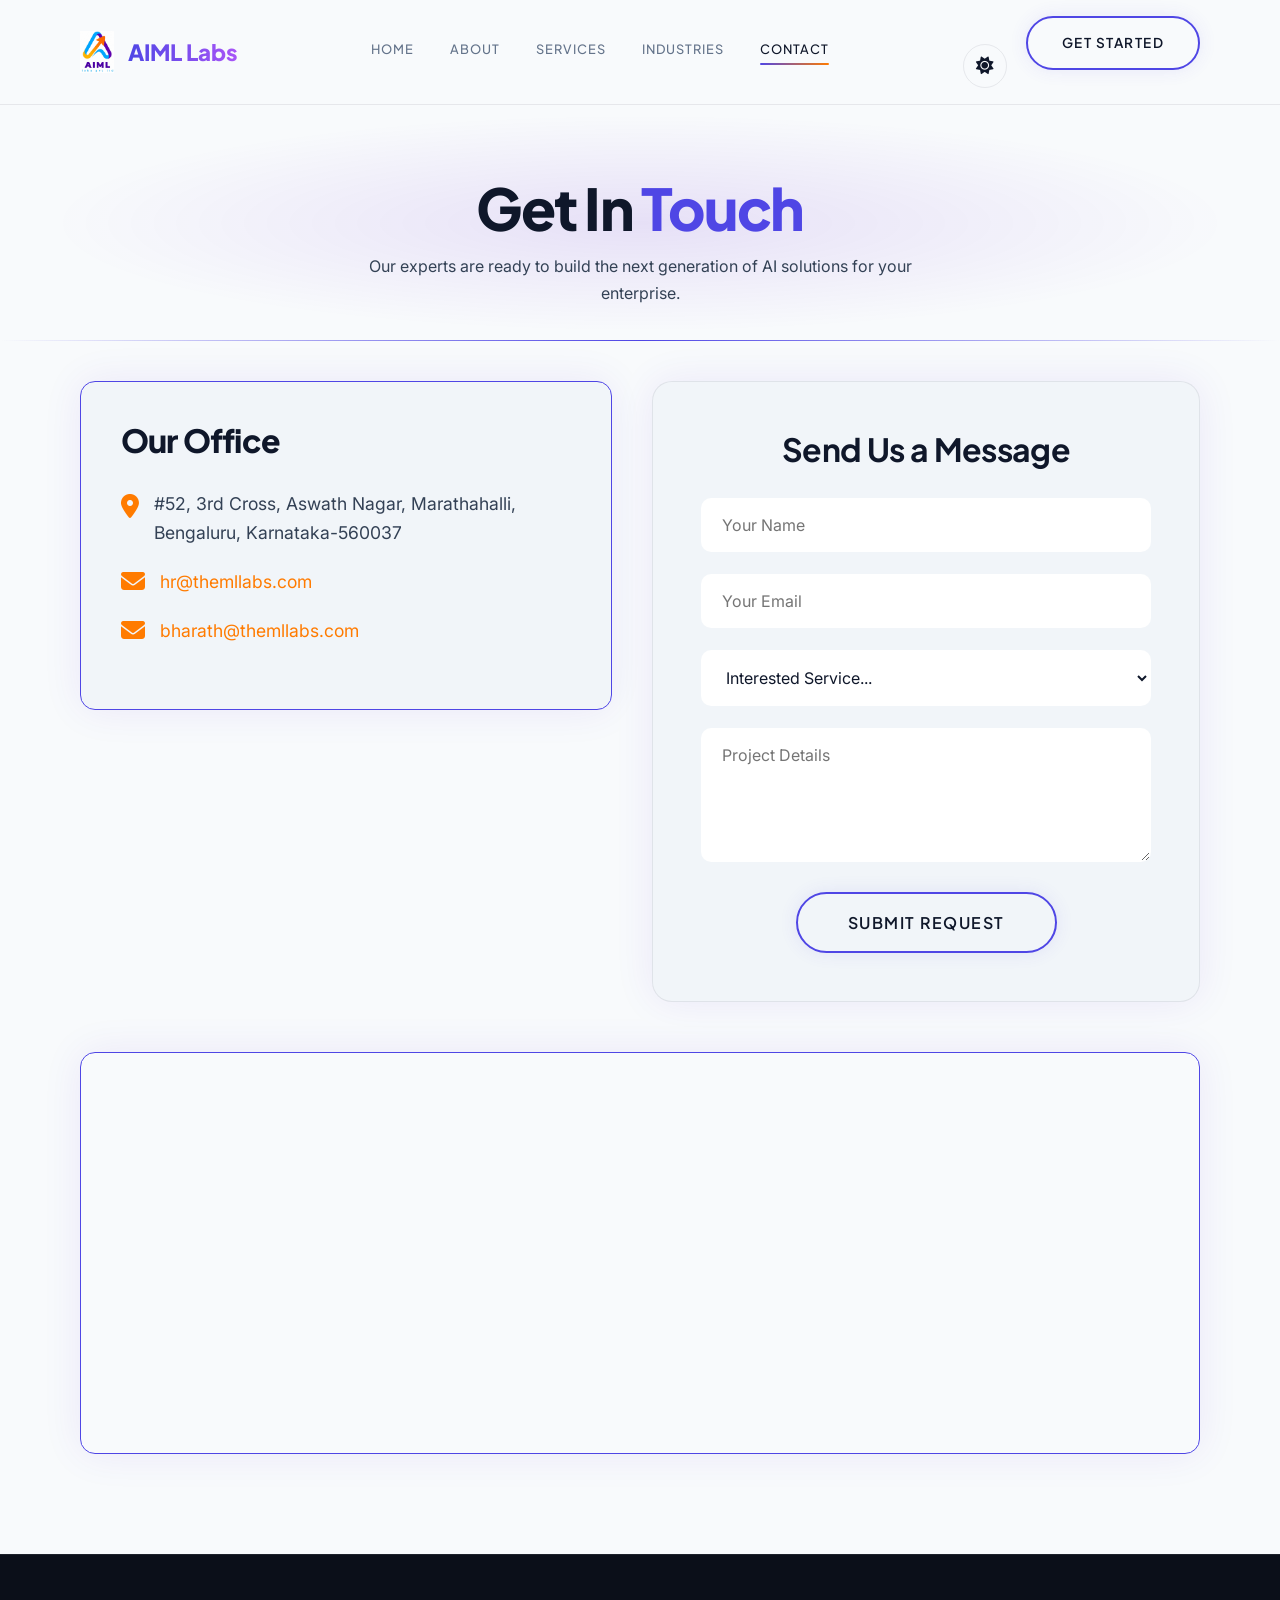
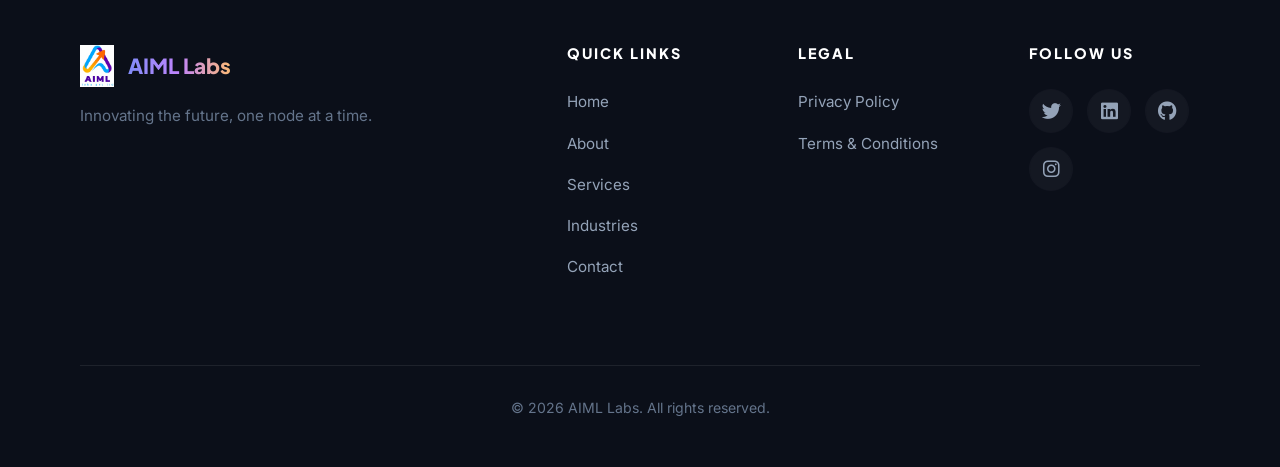
<file: contact.html>
<!DOCTYPE html>
<html lang="en">
<head>
    <meta charset="UTF-8">
    <meta name="viewport" content="width=device-width, initial-scale=1.0">
    <title>Contact - AIML Labs</title>
    <link rel="preconnect" href="https://fonts.googleapis.com">
    <link rel="preconnect" href="https://fonts.gstatic.com" crossorigin>
    <link href="https://fonts.googleapis.com/css2?family=Plus+Jakarta+Sans:wght@400;500;600;700;800;900&family=Inter:wght@300;400;500;600;700;800;900&display=swap" rel="stylesheet">
    <link rel="stylesheet" href="https://cdnjs.cloudflare.com/ajax/libs/font-awesome/6.4.0/css/all.min.css">
    <link rel="stylesheet" href="style.css?v=2.8">
</head>
<body class="page-fade-in">
    <script>
        if (localStorage.getItem('theme') === 'light' || (!localStorage.getItem('theme') && window.matchMedia('(prefers-color-scheme: light)').matches)) {
            document.body.classList.add('light-theme');
        }
    </script>
    <header class="navbar">
        <div class="container nav-container">
            <div class="brand">
                <img src="assets/logo.png" alt="AIML Labs Logo" class="brand-img float-icon" onerror="this.src='https://via.placeholder.com/40x40/5200cc/ffffff?text=A'">
                <span class="brand-text">AIML Labs</span>
            </div>
            <nav class="nav-links">
                <a href="index.html">Home</a>
                <a href="about.html">About</a>
                <a href="services.html">Services</a>
                <a href="industries.html">Industries</a>
                <a href="contact.html" class="active">Contact</a>
            </nav>
            <div class="nav-actions">
                <button id="theme-toggle" class="theme-toggle-btn magnetic-btn" aria-label="Toggle Theme">
                    <i class="fa-solid fa-moon"></i>
                </button>
                <a href="contact.html" class="btn btn-primary glow-effect">Get Started</a>
            </div>
        </div>
    </header>

    <section class="page-header">
        <div class="container">
            <h1 class="hero-title">Get In <span class="primary-text">Touch</span></h1>
            <p class="hero-subtitle">Our experts are ready to build the next generation of AI solutions for your enterprise.</p>
        </div>
    </section>

    <section class="contact-section" style="padding-bottom: 100px;">
        <div class="container" style="display: flex; flex-wrap: wrap; gap: 40px; align-items: flex-start;">
            <div class="contact-info glow-box" style="flex: 1; min-width: 300px; padding: 40px; border-radius: 15px; background: var(--bg-secondary); border: 1px solid var(--accent-primary);">
                <h2 style="font-size: 2rem; margin-bottom: 30px; font-family: var(--font-heading); color: var(--text-white);">Our Office</h2>
                <p style="margin-bottom: 20px; display: flex; gap: 15px; font-size: 1.1rem;">
                    <i class="fa-solid fa-location-dot" style="color: var(--accent-secondary); font-size: 1.5rem; padding-top: 5px;"></i>
                    <span>#52, 3rd Cross, Aswath Nagar, Marathahalli, Bengaluru, Karnataka-560037</span>
                </p>
                <p style="margin-bottom: 20px; display: flex; gap: 15px; font-size: 1.1rem; align-items: center;">
                    <i class="fa-solid fa-envelope" style="color: var(--accent-secondary); font-size: 1.5rem;"></i>
                    <a href="mailto:hr@themllabs.com">hr@themllabs.com</a>
                </p>
                <p style="display: flex; gap: 15px; font-size: 1.1rem; align-items: center;">
                    <i class="fa-solid fa-envelope" style="color: var(--accent-secondary); font-size: 1.5rem;"></i>
                    <a href="mailto:bharath@themllabs.com">bharath@themllabs.com</a>
                </p>
            </div>
            <div class="contact-form glow-box" style="flex: 1; min-width: 300px; margin: 0;">
                <h2 class="section-title text-center" style="font-size: 2rem; margin-bottom: 30px;">Send Us a Message</h2>
                <form action="#" method="POST">
                    <div class="form-group">
                        <input type="text" class="form-control" placeholder="Your Name" required>
                    </div>
                    <div class="form-group">
                        <input type="email" class="form-control" placeholder="Your Email" required>
                    </div>
                    <div class="form-group">
                        <select class="form-control" required>
                            <option value="" disabled selected>Interested Service...</option>
                            <option value="ml">Machine Learning</option>
                            <option value="ds">Data Science</option>
                            <option value="genai">Gen AI</option>
                            <option value="agentic">Agentic AI</option>
                        </select>
                    </div>
                    <div class="form-group">
                        <textarea class="form-control" rows="5" placeholder="Project Details" required></textarea>
                    </div>
                    <div class="text-center mt-2">
                        <button type="submit" class="btn btn-primary glow-effect btn-large">Submit Request</button>
                    </div>
                </form>
            </div>
        </div>
        <div class="container" style="margin-top: 50px;">
            <div class="glow-box" style="border-radius: 15px; overflow: hidden; border: 1px solid var(--accent-primary); line-height: 0;">
                <iframe src="https://www.google.com/maps/embed?pb=!1m18!1m12!1m3!1d3888.001646039556!2d77.69784381533481!3d12.971764618388402!2m3!1f0!2f0!3f0!3m2!1i1024!2i768!4f13.1!3m3!1m2!1s0x3bae1397223b72cb%3A0xe54ef948ab221f1d!2sAswath%20Nagar%2C%20Marathahalli%2C%20Bengaluru%2C%20Karnataka%20560037!5e0!3m2!1sen!2sin!4v1625626892523!5m2!1sen!2sin" width="100%" height="400" style="border:0; filter: invert(90%) hue-rotate(180deg);" allowfullscreen="" loading="lazy" referrerpolicy="no-referrer-when-downgrade"></iframe>
            </div>
        </div>
    </section>

    <footer class="footer">
        <div class="container">
            <div class="footer-grid">
                <div class="footer-brand">
                    <div class="brand">
                        <img src="assets/logo.png" alt="AIML Labs Logo" class="brand-img" onerror="this.src='https://via.placeholder.com/40x40/5200cc/ffffff?text=A'">
                        <span class="brand-text">AIML Labs</span>
                    </div>
                    <p class="mt-2 text-gray">Innovating the future, one node at a time.</p>
                </div>
                <div class="footer-links">
                    <h4>Quick Links</h4>
                    <a href="index.html">Home</a>
                    <a href="about.html">About</a>
                    <a href="services.html">Services</a>
                    <a href="industries.html">Industries</a>
                    <a href="contact.html">Contact</a>
                </div>
                <div class="footer-links">
                    <h4>Legal</h4>
                    <a href="#">Privacy Policy</a>
                    <a href="#">Terms & Conditions</a>
                </div>
                <div class="footer-social">
                    <h4>Follow Us</h4>
                    <div class="social-icons">
                        <a href="#" class="social-icon hover-float"><i class="fa-brands fa-twitter"></i></a>
                        <a href="#" class="social-icon hover-float"><i class="fa-brands fa-linkedin"></i></a>
                        <a href="#" class="social-icon hover-float"><i class="fa-brands fa-github"></i></a>
                        <a href="#" class="social-icon hover-float"><i class="fa-brands fa-instagram"></i></a>
                    </div>
                </div>
            </div>
            <div class="footer-bottom">
                <p>&copy; 2026 AIML Labs. All rights reserved.</p>
            </div>
        </div>
    </footer>
<script src="script.js"></script>
</body>
</html>
</file>
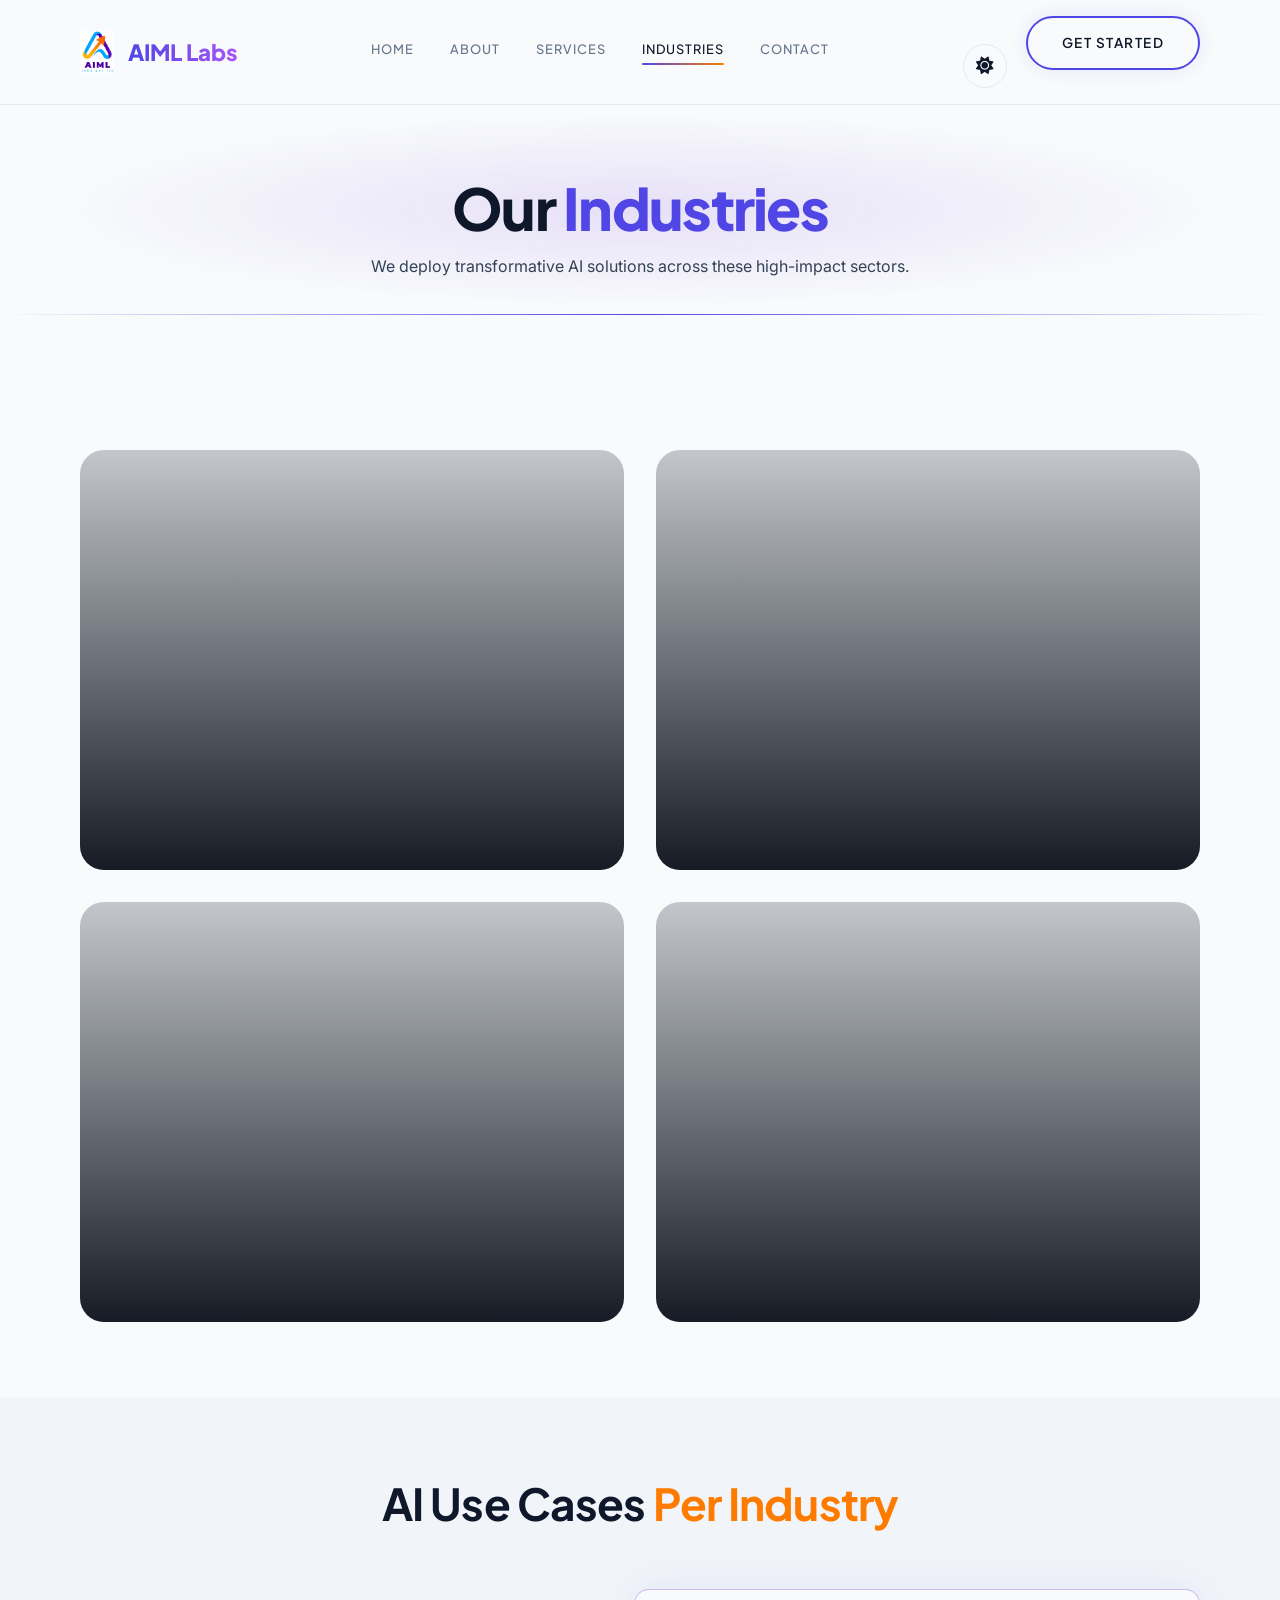
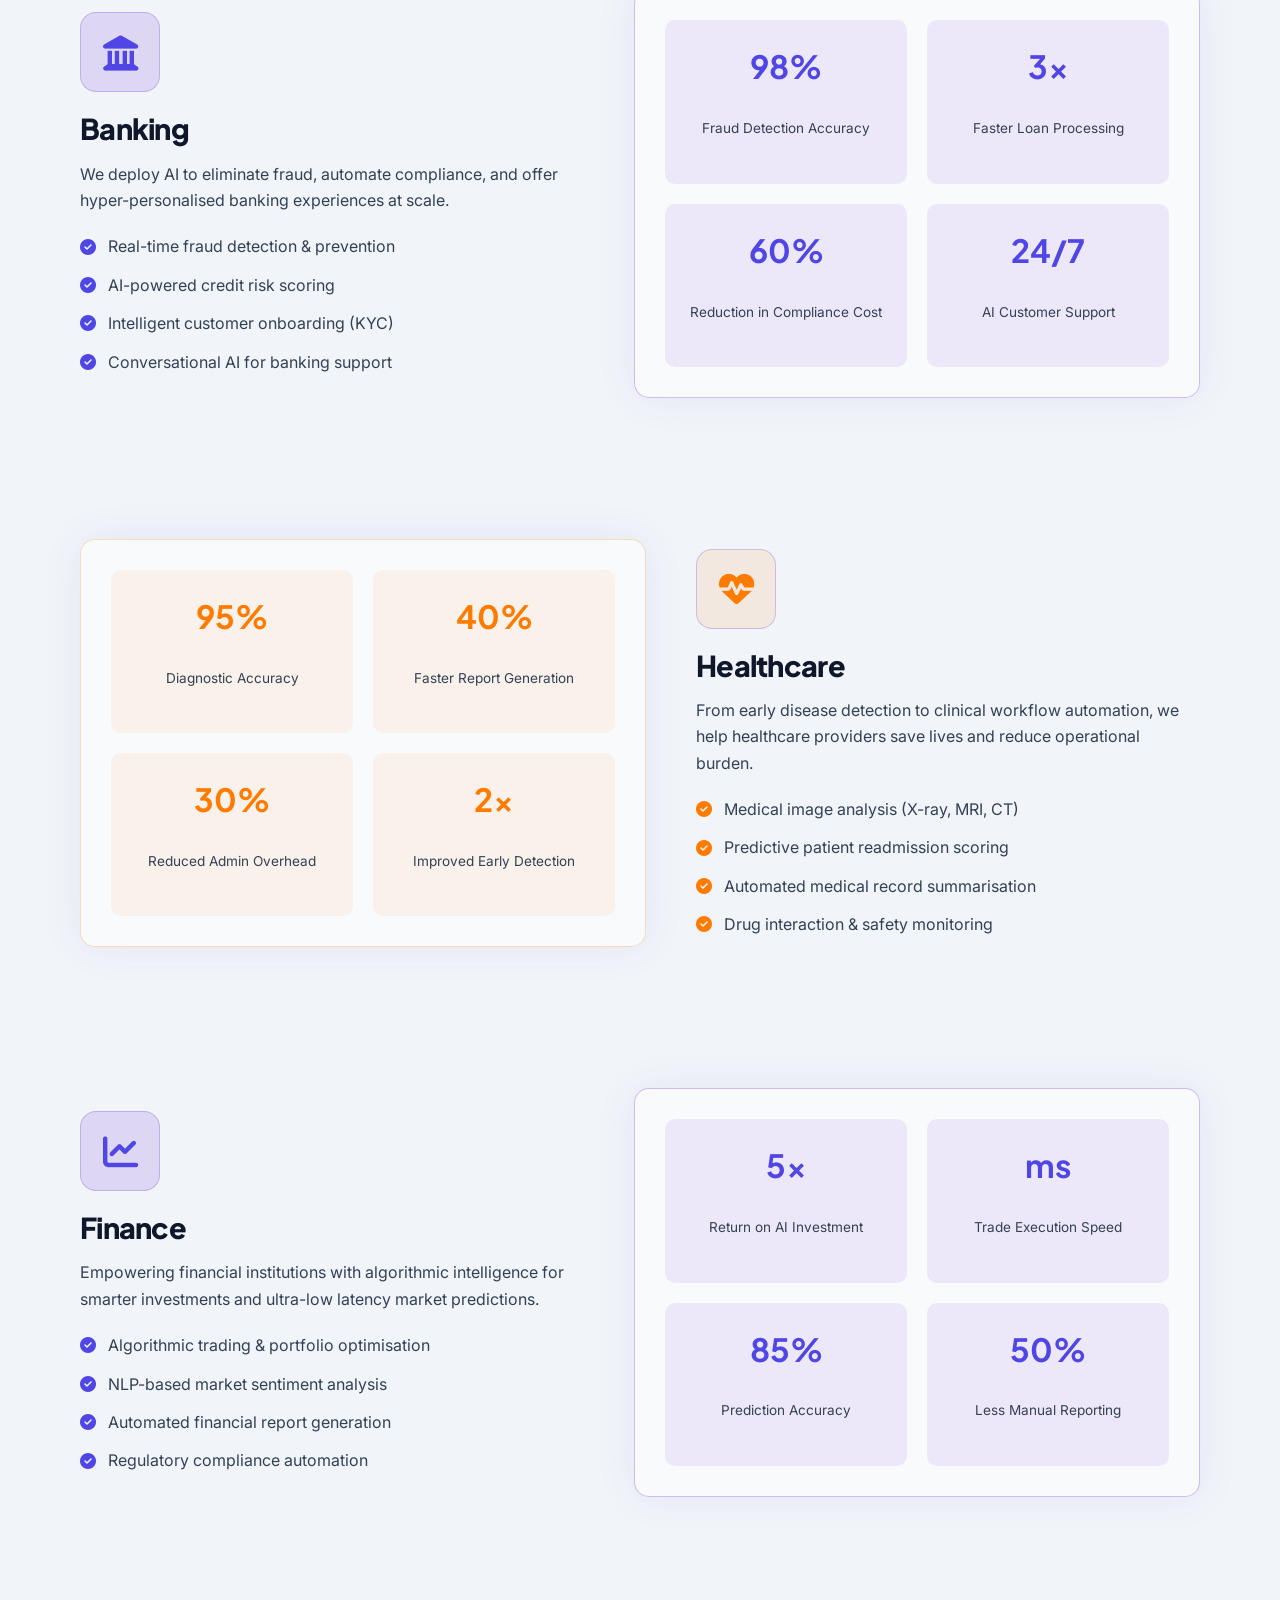
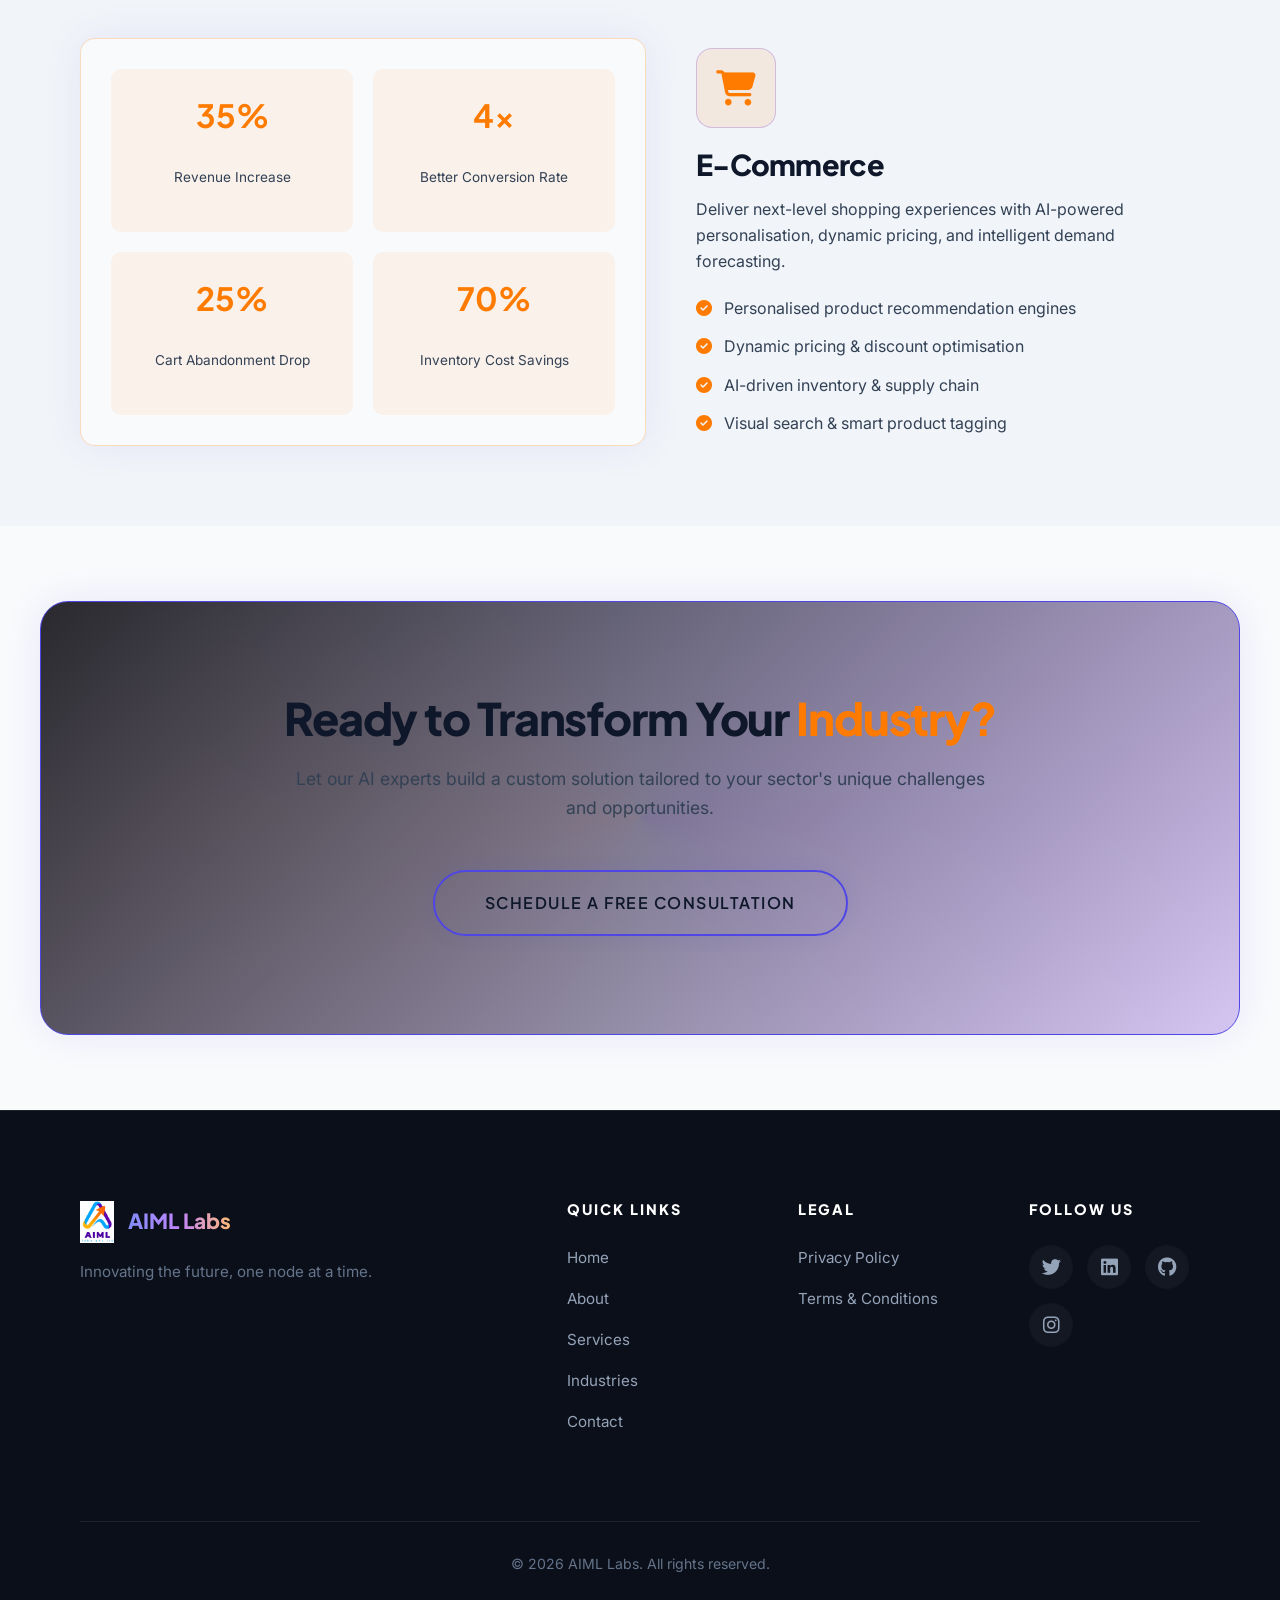
<file: industries.html>
<!DOCTYPE html>
<html lang="en">
<head>
    <meta charset="UTF-8">
    <meta name="viewport" content="width=device-width, initial-scale=1.0">
    <title>Industries - AIML Labs</title>
    <link rel="preconnect" href="https://fonts.googleapis.com">
    <link rel="preconnect" href="https://fonts.gstatic.com" crossorigin>
    <link href="https://fonts.googleapis.com/css2?family=Plus+Jakarta+Sans:wght@400;500;600;700;800;900&family=Inter:wght@300;400;500;600;700;800;900&display=swap" rel="stylesheet">
    <link rel="stylesheet" href="https://cdnjs.cloudflare.com/ajax/libs/font-awesome/6.4.0/css/all.min.css">
    <link rel="stylesheet" href="style.css?v=2.8">
</head>
<body class="page-fade-in">
    <script>
        if (localStorage.getItem('theme') === 'light' || (!localStorage.getItem('theme') && window.matchMedia('(prefers-color-scheme: light)').matches)) {
            document.body.classList.add('light-theme');
        }
    </script>
    <header class="navbar">
        <div class="container nav-container">
            <div class="brand">
                <img src="assets/logo.png" alt="AIML Labs Logo" class="brand-img float-icon" onerror="this.src='https://via.placeholder.com/40x40/5200cc/ffffff?text=A'">
                <span class="brand-text">AIML Labs</span>
            </div>
            <nav class="nav-links">
                <a href="index.html">Home</a>
                <a href="about.html">About</a>
                <a href="services.html">Services</a>
                <a href="industries.html" class="active">Industries</a>
                <a href="contact.html">Contact</a>
            </nav>
            <div class="nav-actions">
                <button id="theme-toggle" class="theme-toggle-btn magnetic-btn" aria-label="Toggle Theme">
                    <i class="fa-solid fa-moon"></i>
                </button>
                <a href="contact.html" class="btn btn-primary glow-effect">Get Started</a>
            </div>
        </div>
    </header>

    <section class="page-header">
        <div class="container">
            <h1 class="hero-title">Our <span class="primary-text">Industries</span></h1>
            <p class="hero-subtitle">We deploy transformative AI solutions across these high-impact sectors.</p>
        </div>
    </section>

    <section class="projects">
        <div class="container">
            <div class="projects-grid">
                <div class="project-card hover-zoom" style="background-image: url('https://images.unsplash.com/photo-1639322537228-f710d846310a?w=900&q=80');">
                    <div class="project-overlay">
                        <h3>Banking</h3>
                        <p>Fraud detection, risk assessment, and autonomous trading agents.</p>
                    </div>
                </div>
                <div class="project-card hover-zoom" style="background-image: url('https://images.unsplash.com/photo-1507413245164-6160d8298b31?w=900&q=80');">
                    <div class="project-overlay">
                        <h3>Healthcare</h3>
                        <p>Predictive diagnostics, medical image analysis, and personalized treatment plans.</p>
                    </div>
                </div>
                <div class="project-card hover-zoom" style="background-image: url('https://images.unsplash.com/photo-1551288049-bebda4e38f71?w=900&q=80');">
                    <div class="project-overlay">
                        <h3>Finance</h3>
                        <p>Algorithmic portfolio management, market prediction, and NLP-based sentiment analysis.</p>
                    </div>
                </div>
                <div class="project-card hover-zoom" style="background-image: url('https://images.unsplash.com/photo-1586528116311-ad8dd3c8310d?w=900&q=80');">
                    <div class="project-overlay">
                        <h3>E-Commerce</h3>
                        <p>Dynamic pricing models, intelligent recommendation engines, and supply chain automation.</p>
                    </div>
                </div>
            </div>
        </div>
    </section>

    <!-- Detailed Industry Breakdown -->
    <section style="padding: 80px 0; background: var(--bg-secondary);">
        <div class="container">
            <h2 class="section-title text-center" style="margin-bottom: 60px;">AI Use Cases <span class="secondary-text">Per Industry</span></h2>

            <!-- Banking -->
            <div class="industry-row" style="display: flex; align-items: center; gap: 50px; margin-bottom: 70px; flex-wrap: wrap;">
                <div style="flex: 1; min-width: 280px;">
                    <div class="icon-wrapper spin-hover" style="width: 80px; height: 80px; font-size: 2.2rem; margin-bottom: 20px; background: rgba(82,0,204,0.12);">
                        <i class="fa-solid fa-landmark" style="color: var(--accent-primary);"></i>
                    </div>
                    <h3 style="font-size: 1.8rem; color: var(--text-white); margin-bottom: 15px;">Banking</h3>
                    <p style="margin-bottom: 20px;">We deploy AI to eliminate fraud, automate compliance, and offer hyper-personalised banking experiences at scale.</p>
                    <ul style="list-style: none; display: flex; flex-direction: column; gap: 12px;">
                        <li style="display: flex; gap: 12px; align-items: center;"><i class="fa-solid fa-circle-check" style="color: var(--accent-primary);"></i> Real-time fraud detection & prevention</li>
                        <li style="display: flex; gap: 12px; align-items: center;"><i class="fa-solid fa-circle-check" style="color: var(--accent-primary);"></i> AI-powered credit risk scoring</li>
                        <li style="display: flex; gap: 12px; align-items: center;"><i class="fa-solid fa-circle-check" style="color: var(--accent-primary);"></i> Intelligent customer onboarding (KYC)</li>
                        <li style="display: flex; gap: 12px; align-items: center;"><i class="fa-solid fa-circle-check" style="color: var(--accent-primary);"></i> Conversational AI for banking support</li>
                    </ul>
                </div>
                <div class="glow-box" style="flex: 1; min-width: 280px; background: var(--bg-primary); border-radius: 15px; padding: 30px; border: 1px solid rgba(82,0,204,0.25);">
                    <div style="display: grid; grid-template-columns: 1fr 1fr; gap: 20px; text-align: center;">
                        <div style="padding: 20px; background: rgba(82,0,204,0.07); border-radius: 10px;">
                            <p style="font-size: 2rem; font-family: var(--font-heading); color: var(--accent-primary); font-weight: 700;">98%</p>
                            <p style="font-size: 0.85rem;">Fraud Detection Accuracy</p>
                        </div>
                        <div style="padding: 20px; background: rgba(82,0,204,0.07); border-radius: 10px;">
                            <p style="font-size: 2rem; font-family: var(--font-heading); color: var(--accent-primary); font-weight: 700;">3×</p>
                            <p style="font-size: 0.85rem;">Faster Loan Processing</p>
                        </div>
                        <div style="padding: 20px; background: rgba(82,0,204,0.07); border-radius: 10px;">
                            <p style="font-size: 2rem; font-family: var(--font-heading); color: var(--accent-primary); font-weight: 700;">60%</p>
                            <p style="font-size: 0.85rem;">Reduction in Compliance Cost</p>
                        </div>
                        <div style="padding: 20px; background: rgba(82,0,204,0.07); border-radius: 10px;">
                            <p style="font-size: 2rem; font-family: var(--font-heading); color: var(--accent-primary); font-weight: 700;">24/7</p>
                            <p style="font-size: 0.85rem;">AI Customer Support</p>
                        </div>
                    </div>
                </div>
            </div>

            <hr style="border: none; border-top: 1px solid rgba(255,255,255,0.05); margin-bottom: 70px;">

            <!-- Healthcare -->
            <div class="industry-row" style="display: flex; align-items: center; gap: 50px; margin-bottom: 70px; flex-wrap: wrap; flex-direction: row-reverse;">
                <div style="flex: 1; min-width: 280px;">
                    <div class="icon-wrapper spin-hover" style="width: 80px; height: 80px; font-size: 2.2rem; margin-bottom: 20px; background: rgba(255,123,0,0.1);">
                        <i class="fa-solid fa-heart-pulse" style="color: var(--accent-secondary);"></i>
                    </div>
                    <h3 style="font-size: 1.8rem; color: var(--text-white); margin-bottom: 15px;">Healthcare</h3>
                    <p style="margin-bottom: 20px;">From early disease detection to clinical workflow automation, we help healthcare providers save lives and reduce operational burden.</p>
                    <ul style="list-style: none; display: flex; flex-direction: column; gap: 12px;">
                        <li style="display: flex; gap: 12px; align-items: center;"><i class="fa-solid fa-circle-check" style="color: var(--accent-secondary);"></i> Medical image analysis (X-ray, MRI, CT)</li>
                        <li style="display: flex; gap: 12px; align-items: center;"><i class="fa-solid fa-circle-check" style="color: var(--accent-secondary);"></i> Predictive patient readmission scoring</li>
                        <li style="display: flex; gap: 12px; align-items: center;"><i class="fa-solid fa-circle-check" style="color: var(--accent-secondary);"></i> Automated medical record summarisation</li>
                        <li style="display: flex; gap: 12px; align-items: center;"><i class="fa-solid fa-circle-check" style="color: var(--accent-secondary);"></i> Drug interaction & safety monitoring</li>
                    </ul>
                </div>
                <div class="glow-box" style="flex: 1; min-width: 280px; background: var(--bg-primary); border-radius: 15px; padding: 30px; border: 1px solid rgba(255,123,0,0.25);">
                    <div style="display: grid; grid-template-columns: 1fr 1fr; gap: 20px; text-align: center;">
                        <div style="padding: 20px; background: rgba(255,123,0,0.07); border-radius: 10px;">
                            <p style="font-size: 2rem; font-family: var(--font-heading); color: var(--accent-secondary); font-weight: 700;">95%</p>
                            <p style="font-size: 0.85rem;">Diagnostic Accuracy</p>
                        </div>
                        <div style="padding: 20px; background: rgba(255,123,0,0.07); border-radius: 10px;">
                            <p style="font-size: 2rem; font-family: var(--font-heading); color: var(--accent-secondary); font-weight: 700;">40%</p>
                            <p style="font-size: 0.85rem;">Faster Report Generation</p>
                        </div>
                        <div style="padding: 20px; background: rgba(255,123,0,0.07); border-radius: 10px;">
                            <p style="font-size: 2rem; font-family: var(--font-heading); color: var(--accent-secondary); font-weight: 700;">30%</p>
                            <p style="font-size: 0.85rem;">Reduced Admin Overhead</p>
                        </div>
                        <div style="padding: 20px; background: rgba(255,123,0,0.07); border-radius: 10px;">
                            <p style="font-size: 2rem; font-family: var(--font-heading); color: var(--accent-secondary); font-weight: 700;">2×</p>
                            <p style="font-size: 0.85rem;">Improved Early Detection</p>
                        </div>
                    </div>
                </div>
            </div>

            <hr style="border: none; border-top: 1px solid rgba(255,255,255,0.05); margin-bottom: 70px;">

            <!-- Finance -->
            <div class="industry-row" style="display: flex; align-items: center; gap: 50px; margin-bottom: 70px; flex-wrap: wrap;">
                <div style="flex: 1; min-width: 280px;">
                    <div class="icon-wrapper spin-hover" style="width: 80px; height: 80px; font-size: 2.2rem; margin-bottom: 20px; background: rgba(82,0,204,0.12);">
                        <i class="fa-solid fa-chart-line" style="color: var(--accent-primary);"></i>
                    </div>
                    <h3 style="font-size: 1.8rem; color: var(--text-white); margin-bottom: 15px;">Finance</h3>
                    <p style="margin-bottom: 20px;">Empowering financial institutions with algorithmic intelligence for smarter investments and ultra-low latency market predictions.</p>
                    <ul style="list-style: none; display: flex; flex-direction: column; gap: 12px;">
                        <li style="display: flex; gap: 12px; align-items: center;"><i class="fa-solid fa-circle-check" style="color: var(--accent-primary);"></i> Algorithmic trading & portfolio optimisation</li>
                        <li style="display: flex; gap: 12px; align-items: center;"><i class="fa-solid fa-circle-check" style="color: var(--accent-primary);"></i> NLP-based market sentiment analysis</li>
                        <li style="display: flex; gap: 12px; align-items: center;"><i class="fa-solid fa-circle-check" style="color: var(--accent-primary);"></i> Automated financial report generation</li>
                        <li style="display: flex; gap: 12px; align-items: center;"><i class="fa-solid fa-circle-check" style="color: var(--accent-primary);"></i> Regulatory compliance automation</li>
                    </ul>
                </div>
                <div class="glow-box" style="flex: 1; min-width: 280px; background: var(--bg-primary); border-radius: 15px; padding: 30px; border: 1px solid rgba(82,0,204,0.25);">
                    <div style="display: grid; grid-template-columns: 1fr 1fr; gap: 20px; text-align: center;">
                        <div style="padding: 20px; background: rgba(82,0,204,0.07); border-radius: 10px;">
                            <p style="font-size: 2rem; font-family: var(--font-heading); color: var(--accent-primary); font-weight: 700;">5×</p>
                            <p style="font-size: 0.85rem;">Return on AI Investment</p>
                        </div>
                        <div style="padding: 20px; background: rgba(82,0,204,0.07); border-radius: 10px;">
                            <p style="font-size: 2rem; font-family: var(--font-heading); color: var(--accent-primary); font-weight: 700;">ms</p>
                            <p style="font-size: 0.85rem;">Trade Execution Speed</p>
                        </div>
                        <div style="padding: 20px; background: rgba(82,0,204,0.07); border-radius: 10px;">
                            <p style="font-size: 2rem; font-family: var(--font-heading); color: var(--accent-primary); font-weight: 700;">85%</p>
                            <p style="font-size: 0.85rem;">Prediction Accuracy</p>
                        </div>
                        <div style="padding: 20px; background: rgba(82,0,204,0.07); border-radius: 10px;">
                            <p style="font-size: 2rem; font-family: var(--font-heading); color: var(--accent-primary); font-weight: 700;">50%</p>
                            <p style="font-size: 0.85rem;">Less Manual Reporting</p>
                        </div>
                    </div>
                </div>
            </div>

            <hr style="border: none; border-top: 1px solid rgba(255,255,255,0.05); margin-bottom: 70px;">

            <!-- E-Commerce -->
            <div class="industry-row" style="display: flex; align-items: center; gap: 50px; flex-wrap: wrap; flex-direction: row-reverse;">
                <div style="flex: 1; min-width: 280px;">
                    <div class="icon-wrapper spin-hover" style="width: 80px; height: 80px; font-size: 2.2rem; margin-bottom: 20px; background: rgba(255,123,0,0.1);">
                        <i class="fa-solid fa-cart-shopping" style="color: var(--accent-secondary);"></i>
                    </div>
                    <h3 style="font-size: 1.8rem; color: var(--text-white); margin-bottom: 15px;">E-Commerce</h3>
                    <p style="margin-bottom: 20px;">Deliver next-level shopping experiences with AI-powered personalisation, dynamic pricing, and intelligent demand forecasting.</p>
                    <ul style="list-style: none; display: flex; flex-direction: column; gap: 12px;">
                        <li style="display: flex; gap: 12px; align-items: center;"><i class="fa-solid fa-circle-check" style="color: var(--accent-secondary);"></i> Personalised product recommendation engines</li>
                        <li style="display: flex; gap: 12px; align-items: center;"><i class="fa-solid fa-circle-check" style="color: var(--accent-secondary);"></i> Dynamic pricing & discount optimisation</li>
                        <li style="display: flex; gap: 12px; align-items: center;"><i class="fa-solid fa-circle-check" style="color: var(--accent-secondary);"></i> AI-driven inventory & supply chain</li>
                        <li style="display: flex; gap: 12px; align-items: center;"><i class="fa-solid fa-circle-check" style="color: var(--accent-secondary);"></i> Visual search & smart product tagging</li>
                    </ul>
                </div>
                <div class="glow-box" style="flex: 1; min-width: 280px; background: var(--bg-primary); border-radius: 15px; padding: 30px; border: 1px solid rgba(255,123,0,0.25);">
                    <div style="display: grid; grid-template-columns: 1fr 1fr; gap: 20px; text-align: center;">
                        <div style="padding: 20px; background: rgba(255,123,0,0.07); border-radius: 10px;">
                            <p style="font-size: 2rem; font-family: var(--font-heading); color: var(--accent-secondary); font-weight: 700;">35%</p>
                            <p style="font-size: 0.85rem;">Revenue Increase</p>
                        </div>
                        <div style="padding: 20px; background: rgba(255,123,0,0.07); border-radius: 10px;">
                            <p style="font-size: 2rem; font-family: var(--font-heading); color: var(--accent-secondary); font-weight: 700;">4×</p>
                            <p style="font-size: 0.85rem;">Better Conversion Rate</p>
                        </div>
                        <div style="padding: 20px; background: rgba(255,123,0,0.07); border-radius: 10px;">
                            <p style="font-size: 2rem; font-family: var(--font-heading); color: var(--accent-secondary); font-weight: 700;">25%</p>
                            <p style="font-size: 0.85rem;">Cart Abandonment Drop</p>
                        </div>
                        <div style="padding: 20px; background: rgba(255,123,0,0.07); border-radius: 10px;">
                            <p style="font-size: 2rem; font-family: var(--font-heading); color: var(--accent-secondary); font-weight: 700;">70%</p>
                            <p style="font-size: 0.85rem;">Inventory Cost Savings</p>
                        </div>
                    </div>
                </div>
            </div>
        </div>
    </section>

    <!-- CTA -->
    <section class="cta-banner">
        <div class="container cta-container glow-box">
            <h2 class="cta-title">Ready to Transform Your <span class="secondary-text">Industry?</span></h2>
            <p class="cta-subtitle">Let our AI experts build a custom solution tailored to your sector's unique challenges and opportunities.</p>
            <a href="contact.html" class="btn btn-primary glow-effect btn-large">Schedule a Free Consultation</a>
        </div>
    </section>

    <footer class="footer">
        <div class="container">
            <div class="footer-grid">
                <div class="footer-brand">
                    <div class="brand">
                        <img src="assets/logo.png" alt="AIML Labs Logo" class="brand-img" onerror="this.src='https://via.placeholder.com/40x40/5200cc/ffffff?text=A'">
                        <span class="brand-text">AIML Labs</span>
                    </div>
                    <p class="mt-2 text-gray">Innovating the future, one node at a time.</p>
                </div>
                <div class="footer-links">
                    <h4>Quick Links</h4>
                    <a href="index.html">Home</a>
                    <a href="about.html">About</a>
                    <a href="services.html">Services</a>
                    <a href="industries.html">Industries</a>
                    <a href="contact.html">Contact</a>
                </div>
                <div class="footer-links">
                    <h4>Legal</h4>
                    <a href="#">Privacy Policy</a>
                    <a href="#">Terms & Conditions</a>
                </div>
                <div class="footer-social">
                    <h4>Follow Us</h4>
                    <div class="social-icons">
                        <a href="#" class="social-icon hover-float"><i class="fa-brands fa-twitter"></i></a>
                        <a href="#" class="social-icon hover-float"><i class="fa-brands fa-linkedin"></i></a>
                        <a href="#" class="social-icon hover-float"><i class="fa-brands fa-github"></i></a>
                        <a href="#" class="social-icon hover-float"><i class="fa-brands fa-instagram"></i></a>
                    </div>
                </div>
            </div>
            <div class="footer-bottom">
                <p>&copy; 2026 AIML Labs. All rights reserved.</p>
            </div>
        </div>
    </footer>
    <script src="script.js"></script>
</body>
</html>
</file>
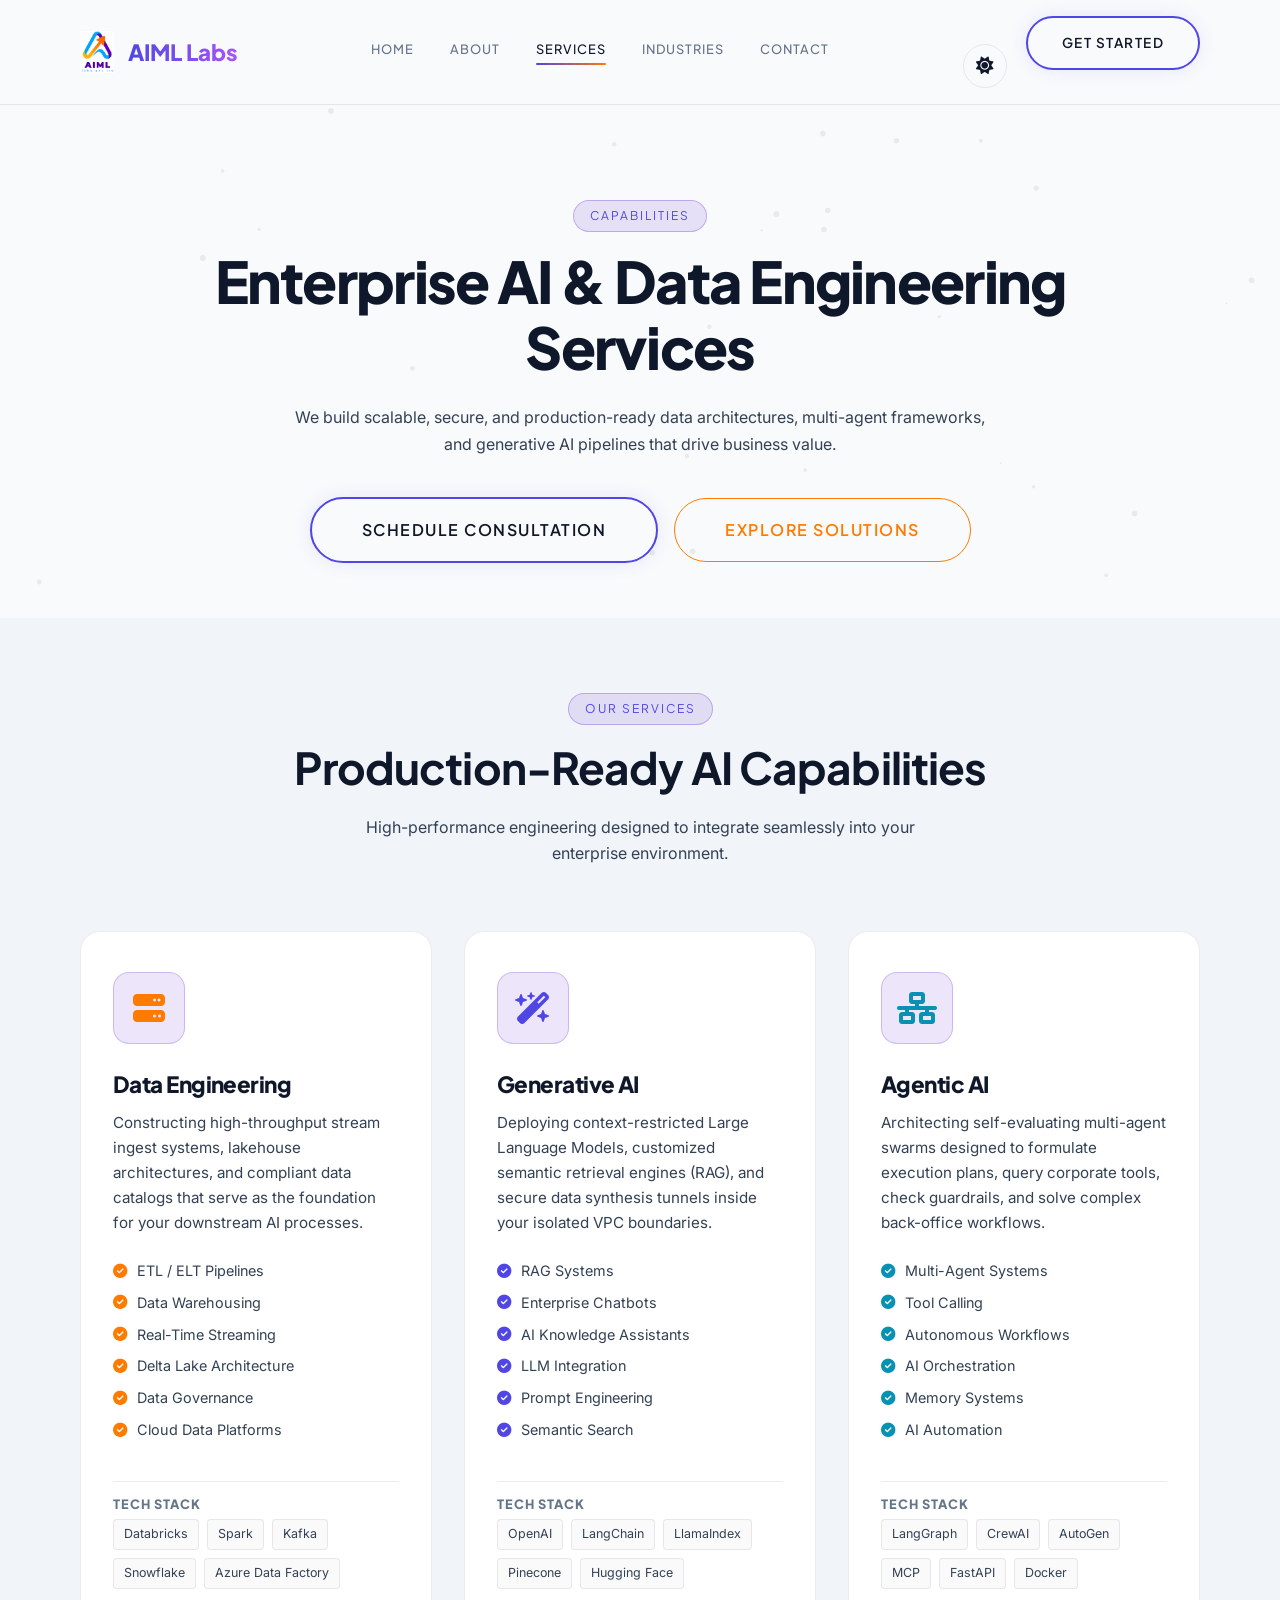
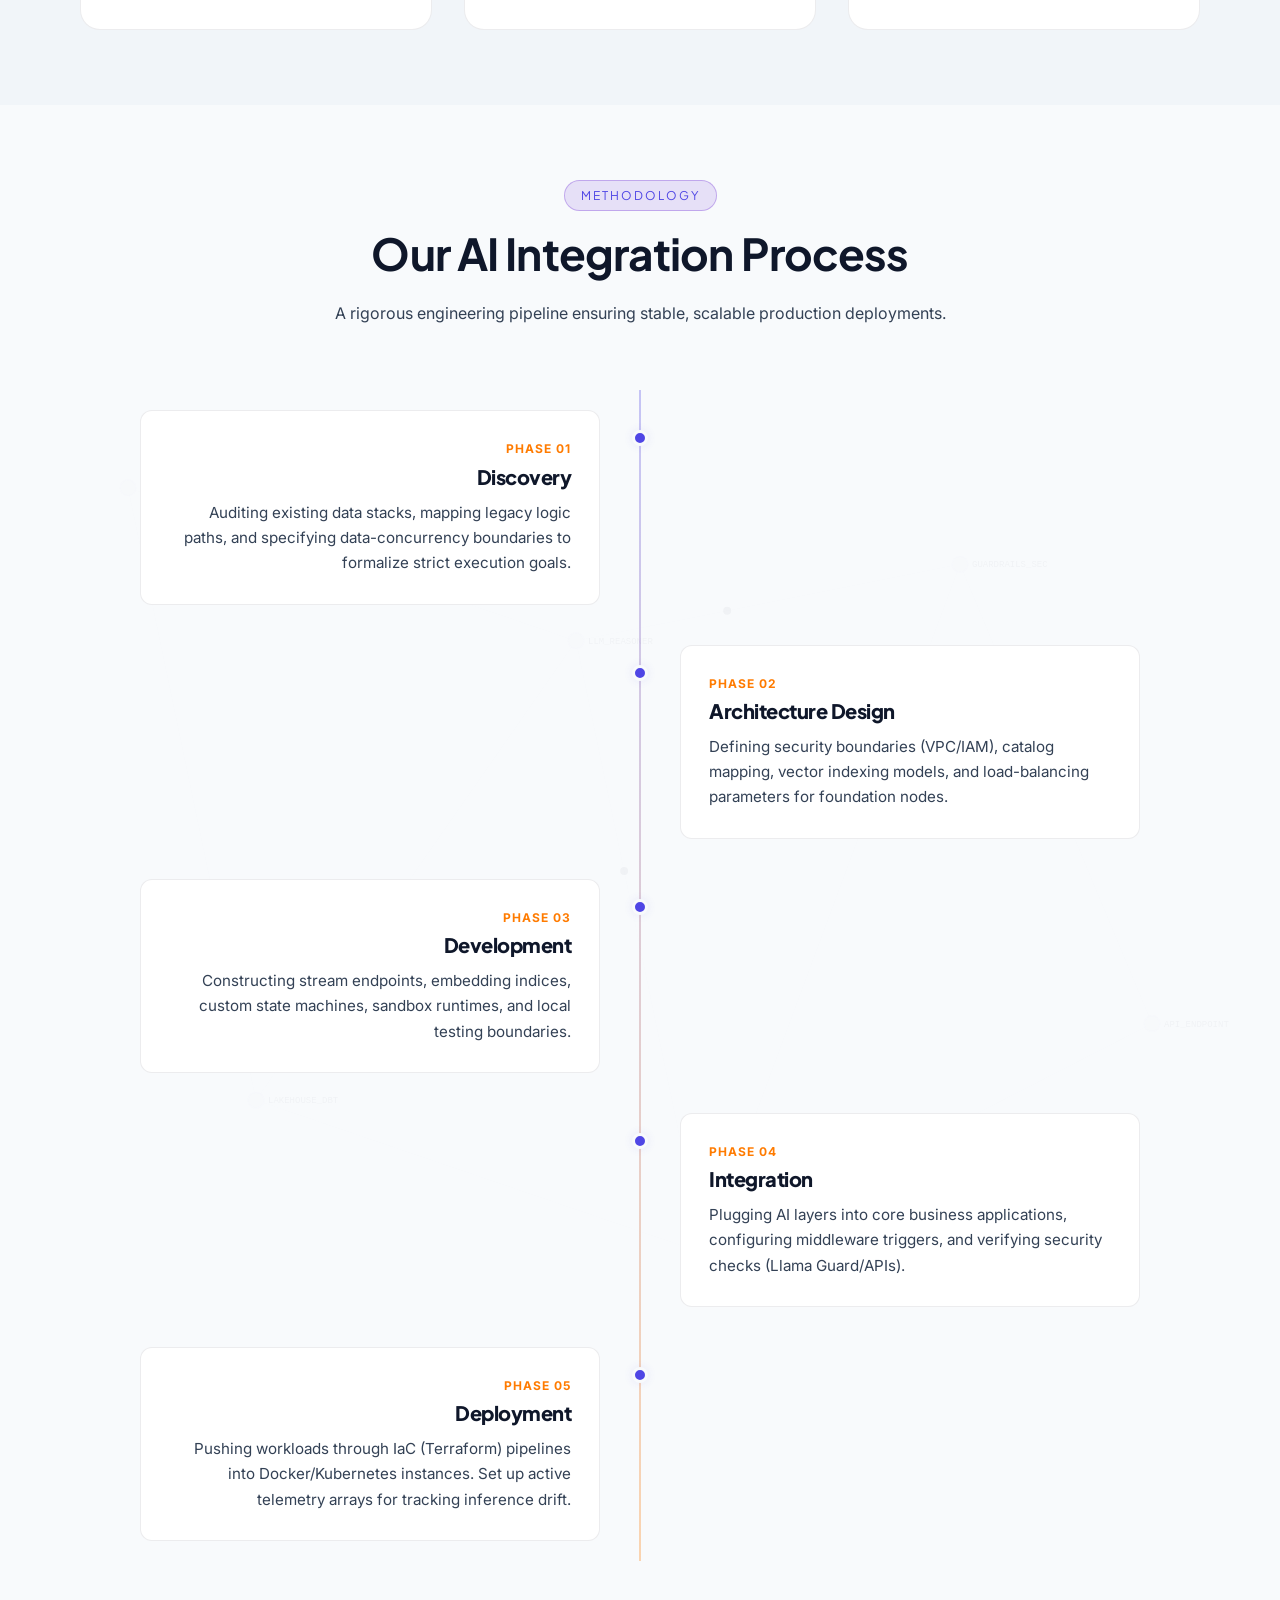
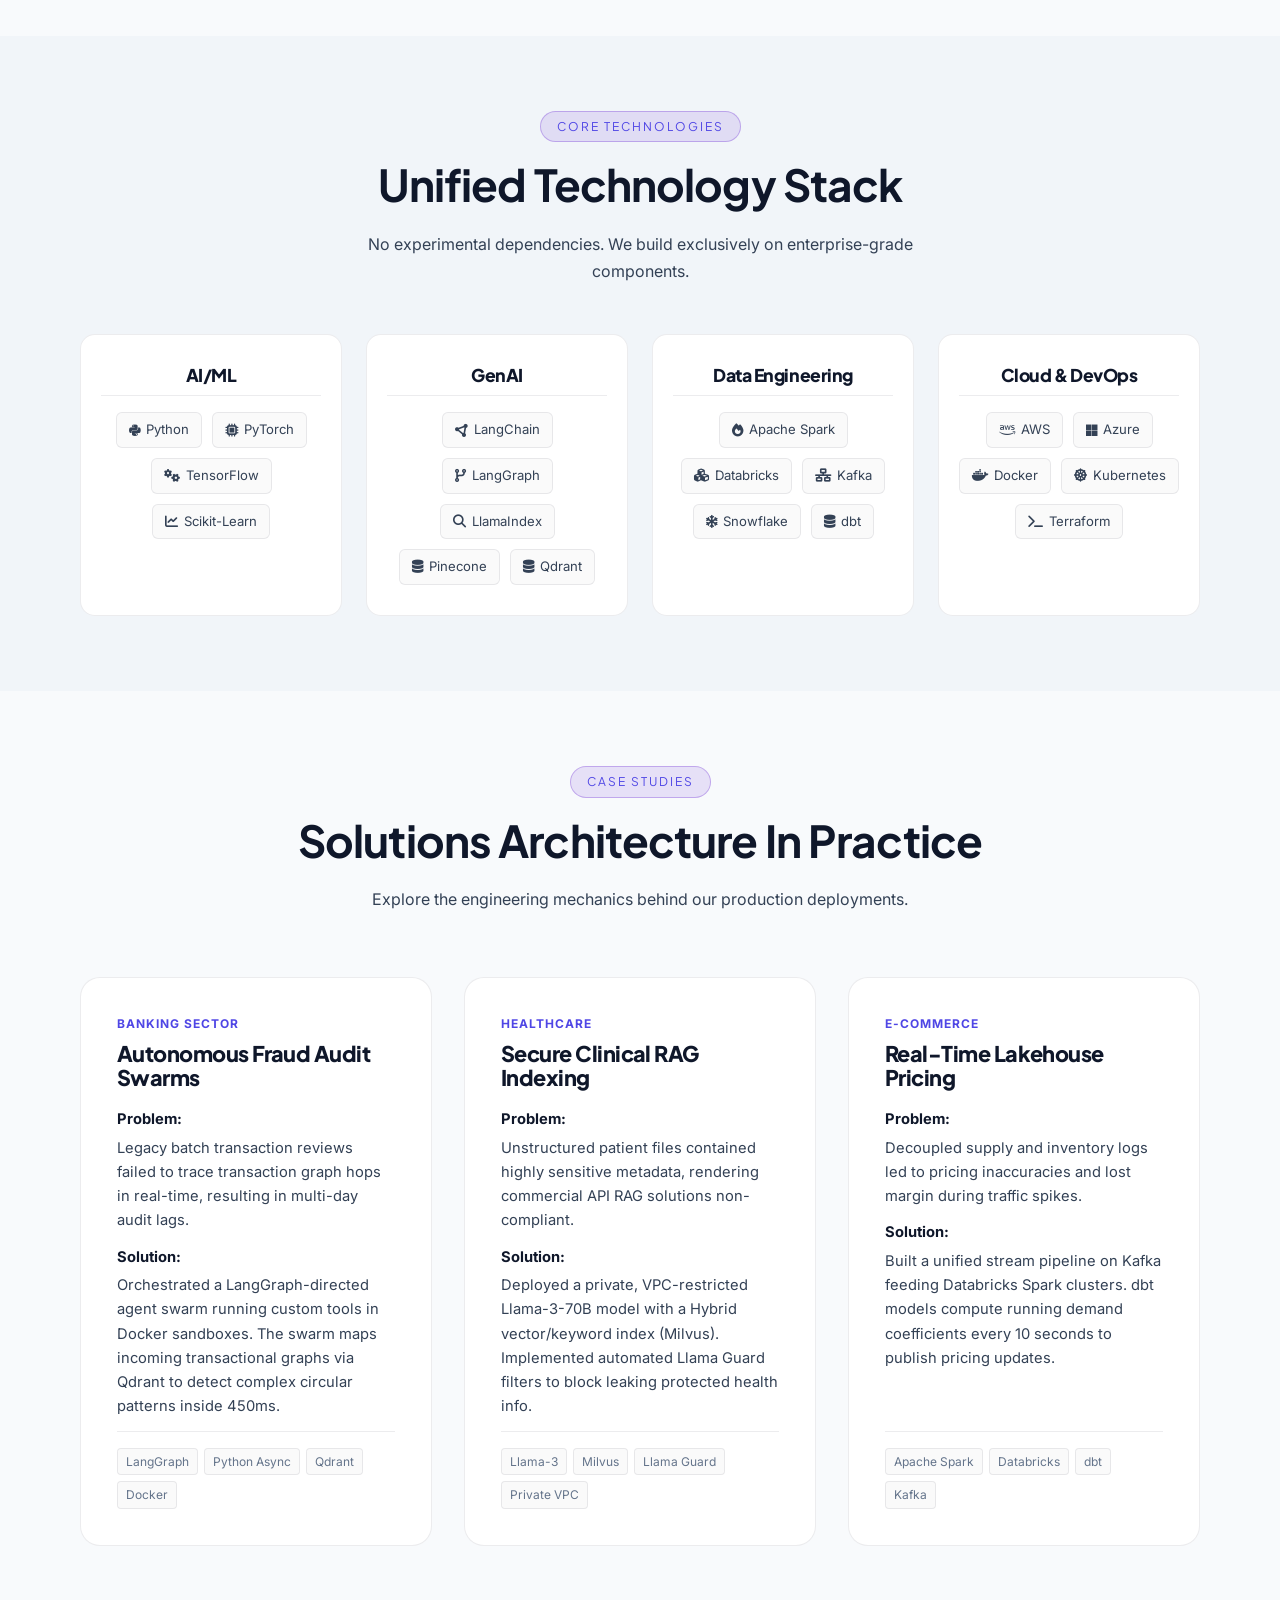
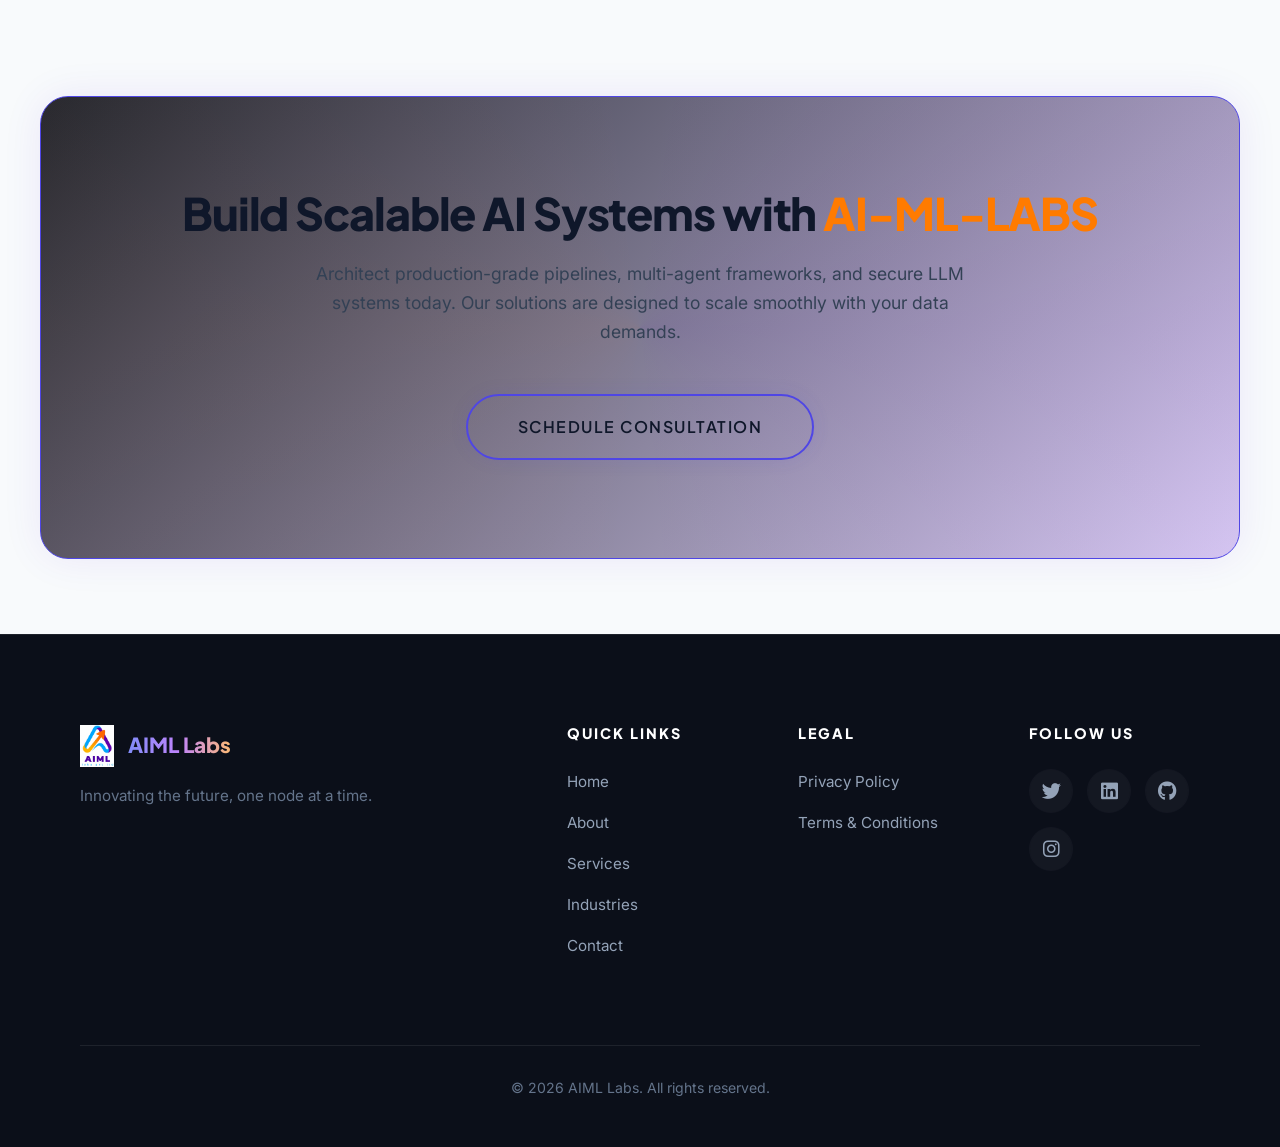
<file: services.html>
<!DOCTYPE html>
<html lang="en">
<head>
    <meta charset="UTF-8">
    <meta name="viewport" content="width=device-width, initial-scale=1.0">
    <title>Services - AIML Labs</title>
    <meta name="description" content="Enterprise AI & Data Engineering Services. High-performance streaming, custom LLMs, RAG, and autonomous agent swarms.">
    <link rel="preconnect" href="https://fonts.googleapis.com">
    <link rel="preconnect" href="https://fonts.gstatic.com" crossorigin>
    <link href="https://fonts.googleapis.com/css2?family=Plus+Jakarta+Sans:wght@400;500;600;700;800;900&family=Inter:wght@300;400;500;600;700;800;900&display=swap" rel="stylesheet">
    <link rel="stylesheet" href="https://cdnjs.cloudflare.com/ajax/libs/font-awesome/6.4.0/css/all.min.css">
    <link rel="stylesheet" href="style.css?v=2.8">
</head>
<body class="page-fade-in">
    <script>
        if (localStorage.getItem('theme') === 'light' || (!localStorage.getItem('theme') && window.matchMedia('(prefers-color-scheme: light)').matches)) {
            document.body.classList.add('light-theme');
        }
    </script>

    <!-- === NAVBAR === -->
    <header class="navbar">
        <div class="container nav-container">
            <div class="brand">
                <img src="assets/logo.png" alt="AIML Labs Logo" class="brand-img float-icon" onerror="this.src='https://via.placeholder.com/40x40/5200cc/ffffff?text=A'">
                <span class="brand-text">AIML Labs</span>
            </div>
            <nav class="nav-links">
                <a href="index.html">Home</a>
                <a href="about.html">About</a>
                <a href="services.html" class="active">Services</a>
                <a href="industries.html">Industries</a>
                <a href="contact.html">Contact</a>
            </nav>
            <div class="nav-actions">
                <button id="theme-toggle" class="theme-toggle-btn magnetic-btn" aria-label="Toggle Theme">
                    <i class="fa-solid fa-moon"></i>
                </button>
                <a href="contact.html" class="btn btn-primary glow-effect">Get Started</a>
            </div>
        </div>
    </header>

    <!-- === HERO SECTION === -->
    <section class="about-hero">
        <canvas id="about-hero-canvas"></canvas>
        <div class="container" style="position: relative; z-index: 2; text-align: center;">
            <span class="section-badge">Capabilities</span>
            <h1 class="hero-title" style="margin: 0 auto 24px; max-width: 900px;">Enterprise AI & Data Engineering Services</h1>
            <p class="hero-subtitle" style="margin: 0 auto 40px; max-width: 700px;">We build scalable, secure, and production-ready data architectures, multi-agent frameworks, and generative AI pipelines that drive business value.</p>
            <div class="hero-actions" style="justify-content: center;">
                <a href="contact.html" class="btn btn-primary btn-large">Schedule Consultation</a>
                <a href="#projects" class="btn btn-outline btn-large">Explore Solutions</a>
            </div>
        </div>
    </section>

    <!-- === SERVICE CARDS SECTION === -->
    <section class="why-us" style="background: var(--bg-secondary);">
        <div class="container">
            <div style="text-align: center; margin-bottom: 64px;">
                <span class="section-badge">Our Services</span>
                <h2 class="section-title">Production-Ready AI Capabilities</h2>
                <p class="section-subtitle" style="margin: 0 auto;">High-performance engineering designed to integrate seamlessly into your enterprise environment.</p>
            </div>
            
            <div class="expertise-grid">
                <!-- Service 1: Data Engineering -->
                <div class="expertise-card reveal delay-1">
                    <div class="icon-wrapper" style="color: var(--accent-secondary);"><i class="fa-solid fa-server"></i></div>
                    <h3>Data Engineering</h3>
                    <p>Constructing high-throughput stream ingest systems, lakehouse architectures, and compliant data catalogs that serve as the foundation for your downstream AI processes.</p>
                    
                    <ul style="list-style: none; margin-bottom: 24px; display: flex; flex-direction: column; gap: 8px; font-size: 0.9rem;">
                        <li style="display: flex; gap: 10px; align-items: center;"><i class="fa-solid fa-circle-check" style="color: var(--accent-secondary);"></i> ETL / ELT Pipelines</li>
                        <li style="display: flex; gap: 10px; align-items: center;"><i class="fa-solid fa-circle-check" style="color: var(--accent-secondary);"></i> Data Warehousing</li>
                        <li style="display: flex; gap: 10px; align-items: center;"><i class="fa-solid fa-circle-check" style="color: var(--accent-secondary);"></i> Real-Time Streaming</li>
                        <li style="display: flex; gap: 10px; align-items: center;"><i class="fa-solid fa-circle-check" style="color: var(--accent-secondary);"></i> Delta Lake Architecture</li>
                        <li style="display: flex; gap: 10px; align-items: center;"><i class="fa-solid fa-circle-check" style="color: var(--accent-secondary);"></i> Data Governance</li>
                        <li style="display: flex; gap: 10px; align-items: center;"><i class="fa-solid fa-circle-check" style="color: var(--accent-secondary);"></i> Cloud Data Platforms</li>
                    </ul>

                    <div class="expertise-tech">
                        <h4>Tech Stack</h4>
                        <div class="tech-pills">
                            <span>Databricks</span>
                            <span>Spark</span>
                            <span>Kafka</span>
                            <span>Snowflake</span>
                            <span>Azure Data Factory</span>
                        </div>
                    </div>
                </div>

                <!-- Service 2: Generative AI -->
                <div class="expertise-card reveal delay-2">
                    <div class="icon-wrapper" style="color: var(--accent-primary);"><i class="fa-solid fa-wand-magic-sparkles"></i></div>
                    <h3>Generative AI</h3>
                    <p>Deploying context-restricted Large Language Models, customized semantic retrieval engines (RAG), and secure data synthesis tunnels inside your isolated VPC boundaries.</p>
                    
                    <ul style="list-style: none; margin-bottom: 24px; display: flex; flex-direction: column; gap: 8px; font-size: 0.9rem;">
                        <li style="display: flex; gap: 10px; align-items: center;"><i class="fa-solid fa-circle-check" style="color: var(--accent-primary);"></i> RAG Systems</li>
                        <li style="display: flex; gap: 10px; align-items: center;"><i class="fa-solid fa-circle-check" style="color: var(--accent-primary);"></i> Enterprise Chatbots</li>
                        <li style="display: flex; gap: 10px; align-items: center;"><i class="fa-solid fa-circle-check" style="color: var(--accent-primary);"></i> AI Knowledge Assistants</li>
                        <li style="display: flex; gap: 10px; align-items: center;"><i class="fa-solid fa-circle-check" style="color: var(--accent-primary);"></i> LLM Integration</li>
                        <li style="display: flex; gap: 10px; align-items: center;"><i class="fa-solid fa-circle-check" style="color: var(--accent-primary);"></i> Prompt Engineering</li>
                        <li style="display: flex; gap: 10px; align-items: center;"><i class="fa-solid fa-circle-check" style="color: var(--accent-primary);"></i> Semantic Search</li>
                    </ul>

                    <div class="expertise-tech">
                        <h4>Tech Stack</h4>
                        <div class="tech-pills">
                            <span>OpenAI</span>
                            <span>LangChain</span>
                            <span>LlamaIndex</span>
                            <span>Pinecone</span>
                            <span>Hugging Face</span>
                        </div>
                    </div>
                </div>

                <!-- Service 3: Agentic AI -->
                <div class="expertise-card reveal delay-3">
                    <div class="icon-wrapper" style="color: var(--accent-cyan);"><i class="fa-solid fa-network-wired"></i></div>
                    <h3>Agentic AI</h3>
                    <p>Architecting self-evaluating multi-agent swarms designed to formulate execution plans, query corporate tools, check guardrails, and solve complex back-office workflows.</p>
                    
                    <ul style="list-style: none; margin-bottom: 24px; display: flex; flex-direction: column; gap: 8px; font-size: 0.9rem;">
                        <li style="display: flex; gap: 10px; align-items: center;"><i class="fa-solid fa-circle-check" style="color: var(--accent-cyan);"></i> Multi-Agent Systems</li>
                        <li style="display: flex; gap: 10px; align-items: center;"><i class="fa-solid fa-circle-check" style="color: var(--accent-cyan);"></i> Tool Calling</li>
                        <li style="display: flex; gap: 10px; align-items: center;"><i class="fa-solid fa-circle-check" style="color: var(--accent-cyan);"></i> Autonomous Workflows</li>
                        <li style="display: flex; gap: 10px; align-items: center;"><i class="fa-solid fa-circle-check" style="color: var(--accent-cyan);"></i> AI Orchestration</li>
                        <li style="display: flex; gap: 10px; align-items: center;"><i class="fa-solid fa-circle-check" style="color: var(--accent-cyan);"></i> Memory Systems</li>
                        <li style="display: flex; gap: 10px; align-items: center;"><i class="fa-solid fa-circle-check" style="color: var(--accent-cyan);"></i> AI Automation</li>
                    </ul>

                    <div class="expertise-tech">
                        <h4>Tech Stack</h4>
                        <div class="tech-pills">
                            <span>LangGraph</span>
                            <span>CrewAI</span>
                            <span>AutoGen</span>
                            <span>MCP</span>
                            <span>FastAPI</span>
                            <span>Docker</span>
                        </div>
                    </div>
                </div>
            </div>
        </div>
    </section>

    <!-- === PROCESS SECTION === -->
    <section class="services" style="background: var(--bg-primary); overflow: hidden; position: relative;">
        <canvas id="services-bg-canvas"></canvas>
        <div class="container" style="position: relative; z-index: 2;">
            <div style="text-align: center; margin-bottom: 64px;">
                <span class="section-badge">Methodology</span>
                <h2 class="section-title">Our AI Integration Process</h2>
                <p class="section-subtitle" style="margin: 0 auto;">A rigorous engineering pipeline ensuring stable, scalable production deployments.</p>
            </div>
            
            <div class="approach-timeline">
                <div class="timeline-item reveal">
                    <div class="timeline-dot"></div>
                    <div class="timeline-content">
                        <div class="timeline-step">Phase 01</div>
                        <h3>Discovery</h3>
                        <p>Auditing existing data stacks, mapping legacy logic paths, and specifying data-concurrency boundaries to formalize strict execution goals.</p>
                    </div>
                </div>
                <div class="timeline-item reveal delay-1">
                    <div class="timeline-dot"></div>
                    <div class="timeline-content">
                        <div class="timeline-step">Phase 02</div>
                        <h3>Architecture Design</h3>
                        <p>Defining security boundaries (VPC/IAM), catalog mapping, vector indexing models, and load-balancing parameters for foundation nodes.</p>
                    </div>
                </div>
                <div class="timeline-item reveal delay-2">
                    <div class="timeline-dot"></div>
                    <div class="timeline-content">
                        <div class="timeline-step">Phase 03</div>
                        <h3>Development</h3>
                        <p>Constructing stream endpoints, embedding indices, custom state machines, sandbox runtimes, and local testing boundaries.</p>
                    </div>
                </div>
                <div class="timeline-item reveal delay-3">
                    <div class="timeline-dot"></div>
                    <div class="timeline-content">
                        <div class="timeline-step">Phase 04</div>
                        <h3>Integration</h3>
                        <p>Plugging AI layers into core business applications, configuring middleware triggers, and verifying security checks (Llama Guard/APIs).</p>
                    </div>
                </div>
                <div class="timeline-item reveal delay-4">
                    <div class="timeline-dot"></div>
                    <div class="timeline-content">
                        <div class="timeline-step">Phase 05</div>
                        <h3>Deployment</h3>
                        <p>Pushing workloads through IaC (Terraform) pipelines into Docker/Kubernetes instances. Set up active telemetry arrays for tracking inference drift.</p>
                    </div>
                </div>
            </div>
        </div>
    </section>

    <!-- === TECH STACK SECTION === -->
    <section class="why-us" style="background: var(--bg-secondary);">
        <div class="container">
            <div style="text-align: center; margin-bottom: 50px;">
                <span class="section-badge">Core Technologies</span>
                <h2 class="section-title">Unified Technology Stack</h2>
                <p class="section-subtitle" style="margin: 0 auto;">No experimental dependencies. We build exclusively on enterprise-grade components.</p>
            </div>
            
            <div class="tech-stack-container">
                <!-- AI/ML -->
                <div class="tech-stack-card reveal">
                    <h4>AI/ML</h4>
                    <div class="tech-logo-list">
                        <span class="tech-logo-item"><i class="fa-brands fa-python"></i> Python</span>
                        <span class="tech-logo-item"><i class="fa-solid fa-microchip"></i> PyTorch</span>
                        <span class="tech-logo-item"><i class="fa-solid fa-gears"></i> TensorFlow</span>
                        <span class="tech-logo-item"><i class="fa-solid fa-chart-line"></i> Scikit-Learn</span>
                    </div>
                </div>
                <!-- GenAI -->
                <div class="tech-stack-card reveal delay-1">
                    <h4>GenAI</h4>
                    <div class="tech-logo-list">
                        <span class="tech-logo-item"><i class="fa-solid fa-circle-nodes"></i> LangChain</span>
                        <span class="tech-logo-item"><i class="fa-solid fa-code-branch"></i> LangGraph</span>
                        <span class="tech-logo-item"><i class="fa-solid fa-magnifying-glass"></i> LlamaIndex</span>
                        <span class="tech-logo-item"><i class="fa-solid fa-database"></i> Pinecone</span>
                        <span class="tech-logo-item"><i class="fa-solid fa-database"></i> Qdrant</span>
                    </div>
                </div>
                <!-- Data Engineering -->
                <div class="tech-stack-card reveal delay-2">
                    <h4>Data Engineering</h4>
                    <div class="tech-logo-list">
                        <span class="tech-logo-item"><i class="fa-solid fa-fire"></i> Apache Spark</span>
                        <span class="tech-logo-item"><i class="fa-solid fa-cubes"></i> Databricks</span>
                        <span class="tech-logo-item"><i class="fa-solid fa-network-wired"></i> Kafka</span>
                        <span class="tech-logo-item"><i class="fa-solid fa-snowflake"></i> Snowflake</span>
                        <span class="tech-logo-item"><i class="fa-solid fa-database"></i> dbt</span>
                    </div>
                </div>
                <!-- Cloud, DevOps & API -->
                <div class="tech-stack-card reveal delay-3">
                    <h4>Cloud & DevOps</h4>
                    <div class="tech-logo-list">
                        <span class="tech-logo-item"><i class="fa-brands fa-aws"></i> AWS</span>
                        <span class="tech-logo-item"><i class="fa-brands fa-microsoft"></i> Azure</span>
                        <span class="tech-logo-item"><i class="fa-brands fa-docker"></i> Docker</span>
                        <span class="tech-logo-item"><i class="fa-solid fa-dharmachakra"></i> Kubernetes</span>
                        <span class="tech-logo-item"><i class="fa-solid fa-terminal"></i> Terraform</span>
                    </div>
                </div>
            </div>
        </div>
    </section>

    <!-- === PROJECTS SECTION === -->
    <section class="why-us" id="projects" style="background: var(--bg-primary);">
        <div class="container">
            <div style="text-align: center; margin-bottom: 64px;">
                <span class="section-badge">Case Studies</span>
                <h2 class="section-title">Solutions Architecture In Practice</h2>
                <p class="section-subtitle" style="margin: 0 auto;">Explore the engineering mechanics behind our production deployments.</p>
            </div>
            
            <div class="projects-grid-3">
                <!-- Case Study 1 -->
                <div class="case-card reveal">
                    <div class="case-meta">Banking Sector</div>
                    <h3>Autonomous Fraud Audit Swarms</h3>
                    
                    <div class="case-detail">
                        <strong>Problem:</strong>
                        Legacy batch transaction reviews failed to trace transaction graph hops in real-time, resulting in multi-day audit lags.
                    </div>
                    <div class="case-detail">
                        <strong>Solution:</strong>
                        Orchestrated a LangGraph-directed agent swarm running custom tools in Docker sandboxes. The swarm maps incoming transactional graphs via Qdrant to detect complex circular patterns inside 450ms.
                    </div>
                    
                    <div class="case-tech-tags">
                        <span>LangGraph</span>
                        <span>Python Async</span>
                        <span>Qdrant</span>
                        <span>Docker</span>
                    </div>
                </div>

                <!-- Case Study 2 -->
                <div class="case-card reveal delay-1">
                    <div class="case-meta">Healthcare</div>
                    <h3>Secure Clinical RAG Indexing</h3>
                    
                    <div class="case-detail">
                        <strong>Problem:</strong>
                        Unstructured patient files contained highly sensitive metadata, rendering commercial API RAG solutions non-compliant.
                    </div>
                    <div class="case-detail">
                        <strong>Solution:</strong>
                        Deployed a private, VPC-restricted Llama-3-70B model with a Hybrid vector/keyword index (Milvus). Implemented automated Llama Guard filters to block leaking protected health info.
                    </div>
                    
                    <div class="case-tech-tags">
                        <span>Llama-3</span>
                        <span>Milvus</span>
                        <span>Llama Guard</span>
                        <span>Private VPC</span>
                    </div>
                </div>

                <!-- Case Study 3 -->
                <div class="case-card reveal delay-2">
                    <div class="case-meta">E-Commerce</div>
                    <h3>Real-Time Lakehouse Pricing</h3>
                    
                    <div class="case-detail">
                        <strong>Problem:</strong>
                        Decoupled supply and inventory logs led to pricing inaccuracies and lost margin during traffic spikes.
                    </div>
                    <div class="case-detail">
                        <strong>Solution:</strong>
                        Built a unified stream pipeline on Kafka feeding Databricks Spark clusters. dbt models compute running demand coefficients every 10 seconds to publish pricing updates.
                    </div>
                    
                    <div class="case-tech-tags">
                        <span>Apache Spark</span>
                        <span>Databricks</span>
                        <span>dbt</span>
                        <span>Kafka</span>
                    </div>
                </div>
            </div>
        </div>
    </section>

    <!-- === CTA SECTION === -->
    <section class="cta-banner">
        <div class="container cta-container glow-box reveal">
            <h2 class="cta-title">Build Scalable AI Systems with <span class="secondary-text">AI-ML-LABS</span></h2>
            <p class="cta-subtitle">Architect production-grade pipelines, multi-agent frameworks, and secure LLM systems today. Our solutions are designed to scale smoothly with your data demands.</p>
            <a href="contact.html" class="btn btn-primary btn-large">Schedule Consultation</a>
        </div>
    </section>

    <!-- === FOOTER === -->
    <footer class="footer">
        <div class="container">
            <div class="footer-grid">
                <div class="footer-brand">
                    <div class="brand">
                        <img src="assets/logo.png" alt="AIML Labs Logo" class="brand-img" onerror="this.src='https://via.placeholder.com/40x40/5200cc/ffffff?text=A'">
                        <span class="brand-text">AIML Labs</span>
                    </div>
                    <p class="mt-2 text-gray">Innovating the future, one node at a time.</p>
                </div>
                <div class="footer-links">
                    <h4>Quick Links</h4>
                    <a href="index.html">Home</a>
                    <a href="about.html">About</a>
                    <a href="services.html">Services</a>
                    <a href="industries.html">Industries</a>
                    <a href="contact.html">Contact</a>
                </div>
                <div class="footer-links">
                    <h4>Legal</h4>
                    <a href="#">Privacy Policy</a>
                    <a href="#">Terms & Conditions</a>
                </div>
                <div class="footer-social">
                    <h4>Follow Us</h4>
                    <div class="social-icons">
                        <a href="#" class="social-icon hover-float"><i class="fa-brands fa-twitter"></i></a>
                        <a href="#" class="social-icon hover-float"><i class="fa-brands fa-linkedin"></i></a>
                        <a href="#" class="social-icon hover-float"><i class="fa-brands fa-github"></i></a>
                        <a href="#" class="social-icon hover-float"><i class="fa-brands fa-instagram"></i></a>
                    </div>
                </div>
            </div>
            <div class="footer-bottom">
                <p>&copy; 2026 AIML Labs. All rights reserved.</p>
            </div>
        </div>
    </footer>
<script src="script.js"></script>
</body>
</html>
</file>
<file: style.css>
/* =============================================
   AIML LABS PVT LTD - PREMIUM DESIGN SYSTEM
   2K-Ready | Particle FX | Premium Animations
   ============================================= */

@import url('https://fonts.googleapis.com/css2?family=Plus+Jakarta+Sans:wght@400;500;600;700;800;900&family=Inter:wght@300;400;500;600;700;800;900&display=swap');

:root {
    --bg-primary: #0B0F19;
    --bg-secondary: #111827;
    --bg-card: #141c2e;
    --bg-glass: rgba(11, 15, 25, 0.85);
    --accent-primary: #5200cc;
    --accent-glow: rgba(82, 0, 204, 0.45);
    --accent-secondary: #ff7b00;
    --accent-secondary-glow: rgba(255, 123, 0, 0.4);
    --accent-cyan: #00e5ff;
    --text-white: #FFFFFF;
    --text-gray: #94a3b8;
    --text-light: #cbd5e1;
    --font-heading: 'Plus Jakarta Sans', 'Inter', 'Geist', 'Satoshi', -apple-system, BlinkMacSystemFont, "Segoe UI", Roboto, sans-serif;
    --font-body: 'Inter', -apple-system, BlinkMacSystemFont, "Segoe UI", Roboto, sans-serif;
    --border-subtle: rgba(255, 255, 255, 0.06);
    --border-purple: rgba(82, 0, 204, 0.3);
    --transition: all 0.4s cubic-bezier(0.165, 0.84, 0.44, 1);
}

body.light-theme {
    --bg-primary: #F8FAFC;
    --bg-secondary: #F1F5F9;
    --bg-card: #FFFFFF;
    --bg-glass: rgba(248, 250, 252, 0.85);
    --accent-primary: #4F46E5;
    --accent-glow: rgba(79, 70, 229, 0.1);
    --accent-secondary: #FF7B00;
    --accent-secondary-glow: rgba(255, 123, 0, 0.15);
    --accent-cyan: #0891B2;
    --text-white: #0F172A;
    --text-gray: #64748B;
    --text-light: #334155;
    --border-subtle: rgba(15, 23, 42, 0.08);
    --border-purple: rgba(79, 70, 229, 0.2);
}

*, *::before, *::after {
    margin: 0; padding: 0;
    box-sizing: border-box;
}

html { scroll-behavior: smooth; }

body {
    background-color: var(--bg-primary);
    color: var(--text-light);
    font-family: var(--font-body);
    font-size: 16px;
    line-height: 1.65;
    overflow-x: hidden;
    transition: background-color 0.4s ease, color 0.4s ease, border-color 0.4s ease;
}

p {
    margin-bottom: 1.5rem;
}

/* === 2K-READY CONTAINER === */
.container {
    max-width: 1760px;
    margin: 0 auto;
    padding: 0 60px;
}

@media (max-width: 1400px) { .container { max-width: 1200px; padding: 0 40px; } }
@media (max-width: 992px)  { .container { padding: 0 24px; } }
@media (max-width: 600px)  { .container { padding: 0 16px; } }

h1,h2,h3,h4,h5,h6 {
    font-family: var(--font-heading);
    color: var(--text-white);
    font-weight: 800;
    line-height: 1.15;
    letter-spacing: -0.025em;
    transition: color 0.4s ease;
}
a { text-decoration: none; color: inherit; transition: var(--transition); }

/* === UTILITY === */
.text-center  { text-align: center; }
.mt-2         { margin-top: 1rem; }
.mt-5         { margin-top: 3rem; }
.primary-text { color: var(--accent-primary); }
.secondary-text { color: var(--accent-secondary); }
.text-gray    { color: var(--text-gray); }

/* ===================== BUTTONS ===================== */
.btn {
    display: inline-block;
    padding: 14px 34px;
    border-radius: 50px;
    font-weight: 600;
    font-family: var(--font-heading);
    letter-spacing: 1.5px;
    text-transform: uppercase;
    font-size: 0.85rem;
    transition: var(--transition);
    position: relative;
    overflow: hidden;
    z-index: 1;
    cursor: pointer;
    border: none;
}

.btn-primary {
    color: var(--text-white);
    border: 2px solid var(--accent-primary);
    background: transparent;
    box-shadow: 0 0 18px var(--accent-glow);
}
.btn-primary::before {
    content: '';
    position: absolute;
    inset: 0;
    background: linear-gradient(135deg, var(--accent-primary), #7c3aed);
    opacity: 0;
    transition: opacity 0.4s ease;
    z-index: -1;
}
.btn-primary:hover { transform: translateY(-4px); box-shadow: 0 0 40px var(--accent-glow); }
.btn-primary:hover::before { opacity: 1; }

.btn-outline {
    color: var(--accent-secondary);
    border: 1.5px solid var(--accent-secondary);
    background: transparent;
}
.btn-outline:hover {
    background: var(--accent-secondary);
    color: #fff;
    box-shadow: 0 0 25px var(--accent-secondary-glow);
    transform: translateY(-4px);
}

.btn-large { font-size: 1rem; padding: 18px 50px; }

/* ===================== ANIMATIONS ===================== */
@keyframes float {
    0%,100% { transform: translateY(0px) rotate(0deg); }
    50%      { transform: translateY(-18px) rotate(1deg); }
}
@keyframes pulse-ring {
    0%   { box-shadow: 0 0 0 0 var(--accent-glow); }
    70%  { box-shadow: 0 0 0 22px rgba(82,0,204,0); }
    100% { box-shadow: 0 0 0 0 rgba(82,0,204,0); }
}
@keyframes shimmer {
    0%   { background-position: -200% center; }
    100% { background-position: 200% center; }
}
@keyframes scanline {
    0%   { transform: translateY(-100%); }
    100% { transform: translateY(100vh); }
}
@keyframes glitch {
    0%,100% { clip-path: inset(0 0 95% 0); transform: translate(0); }
    10%  { clip-path: inset(10% 0 80% 0); transform: translate(-3px, 2px); }
    20%  { clip-path: inset(60% 0 20% 0); transform: translate(3px, -2px); }
    30%  { clip-path: inset(30% 0 60% 0); transform: translate(-3px, 0); }
    40%  { clip-path: inset(80% 0 5%  0); transform: translate(3px, 2px); }
    50%  { clip-path: inset(0 0 95% 0); transform: translate(0); }
}
@keyframes borderGlow {
    0%,100% { border-color: var(--accent-primary); box-shadow: 0 0 15px var(--accent-glow); }
    50%     { border-color: var(--accent-secondary); box-shadow: 0 0 25px var(--accent-secondary-glow); }
}
@keyframes slideInLeft  { from { opacity:0; transform:translateX(-60px); } to { opacity:1; transform:translateX(0); } }
@keyframes slideInRight { from { opacity:0; transform:translateX(60px);  } to { opacity:1; transform:translateX(0); } }
@keyframes fadeUp       { from { opacity:0; transform:translateY(40px);  } to { opacity:1; transform:translateY(0); } }
@keyframes rotateSlow   { from { transform: rotate(0deg); } to { transform: rotate(360deg); } }

/* Scroll-reveal helper */
.reveal { opacity: 0; transform: translateY(50px); transition: opacity 0.8s ease, transform 0.8s ease; }
.reveal.visible { opacity: 1; transform: translateY(0); }
.reveal-left  { opacity:0; transform:translateX(-60px); transition:opacity 0.8s ease,transform 0.8s ease; }
.reveal-right { opacity:0; transform:translateX(60px);  transition:opacity 0.8s ease,transform 0.8s ease; }
.reveal-left.visible, .reveal-right.visible { opacity:1; transform:translateX(0); }
.delay-1 { transition-delay: 0.15s !important; }
.delay-2 { transition-delay: 0.3s  !important; }
.delay-3 { transition-delay: 0.45s !important; }
.delay-4 { transition-delay: 0.6s  !important; }

.float-anim { animation: float 7s ease-in-out infinite; }

/* ===================== NAVBAR ===================== */
.navbar {
    position: sticky; top: 0; z-index: 1000;
    background: var(--bg-glass);
    backdrop-filter: blur(18px);
    border-bottom: 1px solid var(--border-subtle);
    padding: 16px 0;
}
.nav-container { display:flex; justify-content:space-between; align-items:center; }

.brand { display:flex; align-items:center; gap:14px; }
.brand-img { height:42px; width:auto; transition: var(--transition); }
.brand-img:hover { transform: scale(1.1) rotate(-5deg); }
.brand-text {
    font-size: 1.4rem; font-family: var(--font-heading); font-weight: 900;
    background: linear-gradient(90deg, var(--accent-primary) 0%, #a855f7 50%, var(--accent-secondary) 100%);
    background-size: 200%;
    -webkit-background-clip: text; -webkit-text-fill-color: transparent;
    animation: shimmer 4s linear infinite;
}

.nav-links { display:flex; gap:36px; }
.nav-links a {
    color: var(--text-gray); font-weight:500;
    font-family: var(--font-heading); font-size:0.8rem;
    letter-spacing:1px; text-transform:uppercase;
    position:relative; padding-bottom: 4px;
}
.nav-links a::after {
    content:''; position:absolute; bottom:0; left:0;
    width:0; height:2px;
    background: linear-gradient(90deg, var(--accent-primary), var(--accent-secondary));
    transition: width 0.35s ease;
    border-radius: 2px;
}
.nav-links a:hover, .nav-links a.active { color: var(--text-white); }
.nav-links a:hover::after, .nav-links a.active::after { width:100%; }

/* ===================== HERO — SPLIT LAYOUT ===================== */
.hero {
    min-height: calc(100vh - 75px);
    display: flex; align-items: flex-start;
    position: relative; overflow: hidden;
    padding: 50px 0;
    background: var(--bg-primary);
}

#particle-canvas {
    position: absolute; inset: 0;
    width:100%; height:100%;
    z-index: 0; pointer-events: none;
}

/* Scanline overlay */
.hero-scanline {
    position: absolute; inset: 0;
    background: repeating-linear-gradient(
        0deg, transparent, transparent 2px,
        rgba(82,0,204,0.012) 2px, rgba(82,0,204,0.012) 4px
    );
    z-index: 1; pointer-events: none;
}

/* Two-column split container */
.hero-split {
    display: flex; align-items: center;
    justify-content: flex-start; gap: 60px;
    position: relative; z-index: 2;
    width: 100%;
}

/* LEFT — text content overlaying the left side */
.hero-left {
    flex: 1; max-width: 680px;
    position: relative; z-index: 2;
}

.hero-eyebrow {
    display: inline-flex; align-items: center; gap:10px;
    padding: 6px 18px; border-radius: 50px;
    background: rgba(82,0,204,0.12);
    border: 1px solid rgba(82,0,204,0.3);
    font-size: 0.78rem; letter-spacing: 2px;
    text-transform: uppercase; color: var(--accent-primary);
    font-family: var(--font-heading); margin-bottom: 12px;
}
.hero-eyebrow .dot {
    width:6px; height:6px; border-radius:50%;
    background:var(--accent-primary); animation:pulse-ring 1.5s infinite;
}

.hero-title {
    font-size: clamp(38px, 4.5vw, 68px);
    line-height: 1.15; margin-bottom: 12px;
    letter-spacing: -0.03em;
    font-weight: 800;
}
@media (min-width: 1600px) {
    .hero-title {
        font-size: 68px;
    }
}
.hero-title .line2 {
    background: linear-gradient(90deg, var(--accent-primary), #a855f7, var(--accent-secondary));
    background-size: 200%;
    -webkit-background-clip: text; -webkit-text-fill-color: transparent;
    animation: shimmer 3s linear infinite;
}
.typed-cursor {
    color: var(--accent-primary);
    animation: blink-cursor 0.8s step-end infinite;
    font-weight: 300;
}
@keyframes blink-cursor { 50% { opacity: 0; } }

.hero-subtitle {
    font-size: clamp(16px, 1.25vw, 18px);
    color: var(--text-light); margin-bottom: 20px;
    max-width: 620px; font-weight: 400; line-height: 1.65;
}
.hero-actions { display:flex; align-items:center; gap:16px; flex-wrap:wrap; }

/* RIGHT COLUMN — robot image container centered and occupying screen, scrolling with page */
.hero-right {
    position: absolute;
    left: 50%;
    top: 50%;
    transform: translate(-50%, -50%);
    width: 100%;
    height: 100vh;
    display: flex;
    justify-content: center;
    align-items: center;
    z-index: 1;
    pointer-events: none;
}

.robot-wrapper {
    position: relative;
    display: flex;
    justify-content: center;
    align-items: center;
    height: 100%;
    width: 100%;
    z-index: 2;
    pointer-events: auto;
}

.hero-robot-image {
    /* Dimensions */
    width: 100%;
    max-width: 1012px;  /* Keeps the head proportionally sized on large screens */
    height: auto;
    max-height: 82vh;   /* Limit height to prevent cutting off the head */
    
    /* Positioning */
    position: absolute;
    bottom: 0;         /* Sits flush at the very bottom of the hero section */
    right: -50px;      /* Positioned at the right edge of the screen */
    z-index: 1;        /* Sits behind the text grids but in front of the background */
    
    /* Display behavior */
    object-fit: contain;
    pointer-events: none; /* Allows users to click through the image if needed */
    filter: drop-shadow(0 0 50px rgba(82,0,204,0.25)); /* Theme glowing aura */
    display: block;
}

/* Watermark cursor follower */
.watermark-glow {
    position: absolute;
    width: 200px;
    height: 200px;
    background: radial-gradient(circle, rgba(0, 229, 255, 0.4) 0%, rgba(82, 0, 204, 0.2) 40%, transparent 70%);
    border-radius: 50%;
    pointer-events: none;
    z-index: 3;
    opacity: 0;
    transition: opacity 0.3s ease;
    /* Mix blend mode for that watermark/x-ray effect */
    mix-blend-mode: overlay;
    /* Start off screen, script updates transform */
    transform: translate(-50%, -50%);
}

.robot-wrapper:hover .watermark-glow {
    opacity: 1;
}

/* Decorative background elements - completely static to not move */
.glow-orb {
    position: absolute; width: 540px; height: 540px;
    background: radial-gradient(circle, rgba(82,0,204,0.15) 0%, transparent 70%);
    top: 50%; left: 50%; transform: translate(-50%,-50%);
    z-index: 0; border-radius: 50%;
}
.hero-ring {
    position: absolute; top: 50%; left: 50%;
    width: 620px; height: 620px;
    border: 1px dashed rgba(82,0,204,0.15);
    border-radius: 50%;
    transform: translate(-50%,-50%);
    z-index: 0;
}
.hero-ring::before {
    content: ''; position: absolute;
    width: 10px; height: 10px; border-radius: 50%;
    background: var(--accent-primary);
    top: 0; left: 50%; transform: translateX(-50%);
    box-shadow: 0 0 12px var(--accent-primary);
}

/* ===================== SECTION COMMONS ===================== */
.section-badge {
    display: inline-block;
    padding: 5px 16px; border-radius:50px;
    background: rgba(82,0,204,0.1); border:1px solid rgba(82,0,204,0.25);
    font-size:0.75rem; letter-spacing:2px; text-transform:uppercase;
    color:var(--accent-primary); font-family:var(--font-heading);
    margin-bottom:16px;
}
.section-title {
    font-size: clamp(30px, 4vw, 44px);
    font-weight: 700;
    line-height: 1.2;
    letter-spacing: -0.02em;
    margin-bottom: 20px;
}
@media (min-width: 1200px) {
    .section-title {
        font-size: 44px;
    }
}
.section-subtitle {
    font-size: clamp(16px, 1.2vw, 18px);
    color: var(--text-light);
    max-width: 620px;
    line-height: 1.65;
    margin-bottom: 30px;
}

/* ===================== VALUE PROP ===================== */
.value-prop { position: relative; z-index: 5; background: var(--bg-primary); padding: 85px 0; }
.vp-container { display:flex; align-items:center; gap:80px; }
.vp-left,.vp-right { flex:1; }
.vp-right p { margin-bottom:28px; font-size:1.08rem; color:var(--text-light); }

/* Stats bar */
.stats-row {
    display:flex; gap:40px; flex-wrap:wrap;
    margin-top:40px; padding-top:40px;
    border-top: 1px solid var(--border-subtle);
}
.stat-item { text-align:center; }
.stat-number {
    display:block; font-size:2.8rem; font-family:var(--font-heading);
    font-weight:900; color:var(--accent-primary);
    text-shadow:0 0 20px var(--accent-glow); line-height:1;
}
.stat-label { font-size:0.82rem; color:var(--text-gray); text-transform:uppercase; letter-spacing:1px; margin-top:4px; }

/* ===================== SERVICES ===================== */
.services { padding:75px 0; background:var(--bg-secondary); position:relative; z-index: 5; overflow:hidden; }
.services::before {
    content:''; position:absolute; top:-50%; right:-10%;
    width:500px; height:500px;
    background: radial-gradient(circle, rgba(82,0,204,0.07) 0%, transparent 65%);
    border-radius:50%; pointer-events:none;
}
.section-header { display:flex; justify-content:space-between; align-items:flex-end; margin-bottom:64px; }
.sh-left { max-width:650px; }
.services-grid { display:grid; grid-template-columns:repeat(3,1fr); gap:32px; }

.service-card {
    background: var(--bg-card);
    padding: 44px 32px; border-radius:20px;
    border: 1px solid var(--border-subtle);
    position:relative; overflow:hidden;
    transition: var(--transition);
    cursor: default;
    display: flex;
    flex-direction: column;
    height: 100%;
}
.service-card::before {
    content:''; position:absolute; top:0; left:0;
    width:100%; height:3px;
    background: linear-gradient(90deg, var(--accent-primary), var(--accent-secondary));
    transform:scaleX(0); transform-origin:left;
    transition: transform 0.5s ease;
}
.service-card::after {
    content:''; position:absolute; inset:0;
    background: radial-gradient(circle at 50% 0%, rgba(82,0,204,0.07) 0%, transparent 70%);
    opacity:0; transition:opacity 0.5s ease;
}
.service-card:hover { transform:translateY(-12px); border-color:rgba(82,0,204,0.3); box-shadow:0 20px 60px rgba(0,0,0,0.4), 0 0 30px var(--accent-glow); }
.service-card:hover::before { transform:scaleX(1); }
.service-card:hover::after { opacity:1; }

.icon-wrapper {
    width:72px; height:72px;
    background: rgba(82,0,204,0.1);
    border-radius:16px; display:flex; align-items:center; justify-content:center;
    margin-bottom:28px; color:var(--accent-primary); font-size:2rem;
    border:1px solid rgba(82,0,204,0.2);
    transition: var(--transition); position:relative; z-index:1;
}
.service-card:hover .icon-wrapper {
    background:rgba(82,0,204,0.2);
    transform:rotateY(180deg);
    box-shadow:0 0 20px var(--accent-glow);
}
.service-card h3 { font-size:1.4rem; margin-bottom:14px; position:relative; z-index:1; }
.service-card p  { font-size:0.98rem; margin-bottom:28px; position:relative; z-index:1; flex-grow: 1; }
.read-more {
    font-family:var(--font-heading); color:var(--accent-primary);
    font-weight:600; text-transform:uppercase; font-size:0.8rem; letter-spacing:1.5px;
    display:inline-flex; align-items:center; gap:8px; position:relative; z-index:1;
}
.read-more::after { content:'→'; transition: transform 0.3s ease; }
.service-card:hover .read-more::after { transform:translateX(6px); }

/* ===================== PROJECTS / INDUSTRIES ===================== */
.projects { position: relative; z-index: 5; background: var(--bg-primary); padding:75px 0; }
.projects-grid { display:grid; grid-template-columns:repeat(2,1fr); gap:32px; margin-top:60px; }

.project-card {
    height:420px; border-radius:24px;
    background-size:cover; background-position:center;
    position:relative; overflow:hidden;
    background-color: var(--bg-secondary);
    transition: transform 0.5s ease;
}
.project-card::before {
    content:''; position:absolute; inset:0;
    background: linear-gradient(to top, rgba(11,15,25,0.95) 0%, rgba(11,15,25,0.2) 100%);
    transition: background 0.5s ease;
}
.project-card:hover { transform:scale(1.02); }
.project-card:hover::before {
    background: linear-gradient(to top, rgba(82,0,204,0.85) 0%, rgba(11,15,25,0.1) 100%);
}
.project-overlay {
    position:absolute; bottom:-30px; left:40px; right:40px;
    opacity:0; transition:all 0.5s cubic-bezier(0.165, 0.84, 0.44, 1);
}
.project-card:hover .project-overlay { bottom:36px; opacity:1; }
.project-overlay h3 { font-size:2rem; margin-bottom:10px; color:#fff; }
.btn-link { color:var(--text-white); font-family:var(--font-heading); font-weight:600; font-size:0.85rem; letter-spacing:1px; }
.btn-link:hover { color:var(--accent-secondary); }

/* ===================== TESTIMONIALS ===================== */
.testimonials { position: relative; z-index: 5; padding:75px 0; background:var(--bg-secondary); }
.test-container { display:flex; gap:80px; align-items:flex-start; }
.test-left { flex:1; max-width:380px; }
.test-right { flex:2; }
.testimonial-grid { display:grid; grid-template-columns:1fr 1fr; gap:28px; }

.test-card {
    background:var(--bg-card); padding:36px;
    border-radius:20px; border:1px solid var(--border-subtle);
    position:relative; transition:var(--transition);
}
.test-card::after {
    content:'\f10d'; font-family:'Font Awesome 6 Free'; font-weight:900;
    position:absolute; top:20px; right:24px;
    font-size:2.5rem; color:rgba(82,0,204,0.12);
}
.test-card:hover { border-color:rgba(82,0,204,0.35); transform:translateY(-6px); box-shadow:0 12px 40px rgba(0,0,0,0.3), 0 0 20px var(--accent-glow); }

.stars { color:#f59e0b; margin-bottom:16px; font-size:0.9rem; letter-spacing:2px; }
.review { font-style:italic; margin-bottom:24px; color:var(--text-white); font-size:0.98rem; line-height:1.8; }
.user-info { display:flex; align-items:center; gap:14px; }
.avatar,.avatar-placeholder {
    width:52px; height:52px; border-radius:50%;
    object-fit:cover; border:2px solid var(--accent-primary);
    box-shadow:0 0 10px var(--accent-glow);
}
.avatar-placeholder {
    display:flex; align-items:center; justify-content:center;
    background:rgba(82,0,204,0.12); color:var(--accent-primary); font-size:1.3rem;
}
.user-info h4 { font-size:0.98rem; margin-bottom:3px; }
.user-info span { font-size:0.8rem; color:var(--accent-secondary); }

/* ===================== CTA BANNER ===================== */
.cta-banner { position: relative; z-index: 5; background: var(--bg-primary); padding:75px 0; }
.cta-container {
    background: linear-gradient(135deg, rgba(11,15,25,0.9) 0%, rgba(82,0,204,0.18) 100%);
    border:1px solid var(--accent-primary);
    padding:90px 60px; border-radius:28px;
    text-align:center; position:relative; overflow:hidden;
    animation: borderGlow 4s ease-in-out infinite;
}
.cta-container::before {
    content:''; position:absolute; top:-50%; left:-50%;
    width:200%; height:200%;
    background: conic-gradient(transparent, rgba(82,0,204,0.05), transparent, rgba(255,123,0,0.04), transparent);
    animation: rotateSlow 12s linear infinite;
}
.cta-title { font-size:clamp(2rem,3.5vw,3.5rem); margin-bottom:20px; position:relative; z-index:1; }
.cta-subtitle { font-size:1.1rem; max-width:700px; margin:0 auto 48px; position:relative; z-index:1; color:var(--text-light); }

/* ===================== GLOW BOX ===================== */
.glow-box {
    box-shadow:0 0 40px rgba(82,0,204,0.08);
    transition: box-shadow 0.4s ease;
}
.glow-box:hover { box-shadow:0 0 70px rgba(82,0,204,0.22); }

/* ===================== PAGE HEADER ===================== */
.page-header {
    padding:70px 0 35px; text-align:center;
    background: radial-gradient(ellipse at center, rgba(82,0,204,0.1) 0%, transparent 65%);
    position:relative; overflow:hidden;
}
.page-header .hero-subtitle { margin: 0 auto; }
.page-header::after {
    content:''; position:absolute;
    bottom:0; left:0; right:0; height:1px;
    background: linear-gradient(90deg, transparent, var(--accent-primary), transparent);
}

/* ===================== CONTACT FORM ===================== */
.contact-section { padding:40px 0 80px; }
.contact-info { color:var(--text-light); }
.contact-info a { color:var(--accent-secondary); }
.contact-info a:hover { text-shadow:0 0 12px var(--accent-secondary-glow); }

.contact-form {
    background: var(--bg-secondary); padding:48px;
    border-radius:20px; border:1px solid var(--border-subtle);
}
.form-group { margin-bottom:22px; }
.form-control {
    width:100%; padding:16px 20px;
    background:var(--bg-card); border:1px solid rgba(255,255,255,0.08);
    border-radius:10px; color:var(--text-white);
    font-family:var(--font-body); font-size:1rem;
    transition:border-color 0.3s ease, box-shadow 0.3s ease;
}
.form-control:focus {
    outline:none; border-color:var(--accent-primary);
    box-shadow:0 0 18px rgba(82,0,204,0.22);
}
.form-control option { background:var(--bg-card); }

/* ===================== FOOTER ===================== */
.footer {
    position: relative; z-index: 5;
    background:#05080e; padding:90px 0 24px;
    border-top:1px solid rgba(82,0,204,0.18);
}
.footer-grid { display:grid; grid-template-columns:2.5fr 1fr 1fr 1fr; gap:60px; margin-bottom:70px; }

.footer-brand .brand-text { font-size:1.3rem; }
.footer-brand p { margin-top:16px; font-size:0.95rem; max-width:300px; }

.footer-links h4,.footer-social h4 {
    font-family:var(--font-heading); color:var(--text-white);
    margin-bottom:28px; font-size:0.9rem; letter-spacing:2px; text-transform:uppercase;
}
.footer-links a {
    display:block; margin-bottom:16px; color:var(--text-gray);
    font-size:0.95rem; transition:var(--transition);
}
.footer-links a:hover { color:var(--accent-primary); padding-left:8px; }

.social-icons { display:flex; gap:14px; flex-wrap:wrap; }
.social-icon {
    width:44px; height:44px;
    background:rgba(255,255,255,0.04);
    border-radius:50%; display:flex; align-items:center; justify-content:center;
    color:var(--text-white); font-size:1.2rem;
    border:1px solid var(--border-subtle);
    transition:var(--transition);
}
.social-icon:hover {
    background:var(--accent-primary); border-color:var(--accent-primary);
    transform:translateY(-5px) rotate(10deg);
    box-shadow:0 0 20px var(--accent-glow);
}

.footer-bottom {
    text-align:center; padding-top:30px;
    border-top:1px solid var(--border-subtle);
    font-size:0.88rem; color:var(--text-gray);
}

.why-us {
    position: relative;
    z-index: 5;
    background: var(--bg-primary);
    padding: 75px 0;
}

/* ===================== ABOUT PAGE ===================== */
.about-details { padding-bottom:120px; }

/* ===================== SERVICES PAGE ===================== */
.methodology { padding:75px 0; }

/* ===================== MISC ===================== */
.hover-lift { transition:var(--transition); }
.hover-lift:hover { transform:translateY(-12px); box-shadow:0 20px 60px rgba(0,0,0,0.4), 0 0 30px var(--accent-glow); border-color:rgba(82,0,204,0.3) !important; }

.spin-hover { transition: transform 0.6s ease; }
.hover-lift:hover .spin-hover { transform:rotateY(360deg); }

/* ===================== RESPONSIVE ===================== */
@media (max-width: 1500px) {
    .hero-robot-image {
        max-width: 820px;
        max-height: 80vh;  /* Limit height on laptops */
        right: -80px;      /* Shift slightly right on laptops to prevent text overlap */
        left: auto;
        transform: none;
    }
}

@media (max-width: 1200px) {
    .services-grid { grid-template-columns:repeat(2,1fr); }
    .footer-grid   { grid-template-columns:repeat(2,1fr); }
    .hero-title    { font-size: clamp(2.4rem, 4vw, 3.8rem); }
    .vp-container, .test-container { flex-direction:column; gap:50px; }
    .test-left     { max-width:100%; }
    .hero-robot-image {
        max-width: 720px;
        max-height: 75vh;  /* Limit height further on smaller laptop viewports */
        right: -100px;     /* Shift further right on narrower laptop viewports */
        left: auto;
        transform: none;
    }
}

@media (max-width: 900px) {
    .hero-split       { flex-direction:column; text-align:center; }
    .hero-left        { max-width:100%; text-align:center; }
    .hero-right {
        position: relative;
        left: auto;
        top: auto;
        transform: none;
        width: 100%;
        max-width: 400px;
        height: auto;
        z-index: 1;
        display: flex;
        justify-content: center;
        align-items: center;
        margin: 40px auto;
    }
    .hero-robot-image {
        position: relative; /* Reset absolute positioning on mobile */
        right: auto;
        left: auto;
        transform: none;
        height: auto;
        width: 100%;
        max-width: 320px;
        display: block;
        margin: 0 auto;
    }
    .hero-left-actions { justify-content:center; flex-wrap:wrap; }
    .section-header   { flex-direction:column; gap:20px; align-items:flex-start; }
    .projects-grid    { grid-template-columns:1fr; }
    .testimonial-grid { grid-template-columns:1fr; }
    .hero-ring        { width:380px; height:380px; }
}

@media (max-width: 600px) {
    .services-grid  { grid-template-columns:1fr; }
    .footer-grid    { grid-template-columns:1fr; }
    .nav-links      { display:none; }
    .hero-title     { font-size:2.2rem; }
    .section-title  { font-size:1.8rem; }
    .cta-container  { padding:60px 28px; }
    .contact-form   { padding:28px; }
}

/* ===================== NEW ENTERPRISE TRANSITIONS & THEME EFFECTS ===================== */
.theme-toggle-btn {
    background: transparent;
    border: 1px solid var(--border-subtle);
    color: var(--text-white);
    width: 44px;
    height: 44px;
    border-radius: 50%;
    display: inline-flex;
    align-items: center;
    justify-content: center;
    cursor: pointer;
    font-size: 1.1rem;
    transition: var(--transition);
    margin-right: 15px;
    vertical-align: middle;
}
.theme-toggle-btn:hover {
    background: rgba(255, 255, 255, 0.05);
    border-color: var(--accent-primary);
    box-shadow: 0 0 15px var(--accent-glow);
    color: var(--accent-primary);
}
body.light-theme .theme-toggle-btn:hover {
    background: rgba(0, 0, 0, 0.05);
    border-color: var(--accent-primary);
    box-shadow: 0 0 15px var(--accent-glow);
    color: var(--accent-primary);
}

.magnetic-btn {
    transition: transform 0.2s cubic-bezier(0.25, 1, 0.5, 1);
}

#services-bg-canvas {
    position: absolute;
    top: 0;
    left: 0;
    width: 100%;
    height: 100%;
    z-index: 0;
    pointer-events: none;
    opacity: 0.15;
    transition: opacity 0.4s ease;
}
body.light-theme #services-bg-canvas {
    opacity: 0.07;
}

/* Light theme general override tweaks for high contrast and readability */
body.light-theme .navbar {
    background: rgba(248, 250, 252, 0.85);
    border-bottom: 1px solid rgba(15, 23, 42, 0.08);
}
body.light-theme .nav-links a {
    color: var(--text-gray);
}
body.light-theme .nav-links a:hover, body.light-theme .nav-links a.active {
    color: var(--text-white);
}

/* Maintain clean, premium dark footer on light theme */
body.light-theme .footer {
    background: #0B0F19;
    border-top: 1px solid rgba(255, 255, 255, 0.08);
}
body.light-theme .footer .brand-text {
    background: linear-gradient(90deg, #818CF8 0%, #C084FC 50%, #FDBA74 100%);
    -webkit-background-clip: text;
    -webkit-text-fill-color: transparent;
}
body.light-theme .footer h4 {
    color: #FFFFFF;
}
body.light-theme .footer a {
    color: #94A3B8;
}
body.light-theme .footer a:hover {
    color: #FFFFFF;
}
body.light-theme .footer-bottom {
    border-top: 1px solid rgba(255, 255, 255, 0.08);
    color: #64748B;
}

/* Smooth reveal animations */
.reveal, .reveal-left, .reveal-right {
    opacity: 0;
    transform: translateY(30px);
    transition: opacity 0.8s cubic-bezier(0.16, 1, 0.3, 1), transform 0.8s cubic-bezier(0.16, 1, 0.3, 1);
}
.reveal-left {
    transform: translateX(-40px);
}
.reveal-right {
    transform: translateX(40px);
}
.reveal.visible, .reveal-left.visible, .reveal-right.visible {
    opacity: 1;
    transform: translate(0);
}

/* Page fade-in */
.page-fade-in {
    opacity: 0;
    animation: pageLoadFade 0.6s cubic-bezier(0.16, 1, 0.3, 1) forwards;
}
@keyframes pageLoadFade {
    to { opacity: 1; }
}

/* ===================== ABOUT PAGE CUSTOM ENTERPRISE STYLES ===================== */
.about-hero {
    position: relative;
    padding: 95px 0 55px;
    background: var(--bg-primary);
    overflow: hidden;
}
#about-hero-canvas {
    position: absolute;
    top: 0;
    left: 0;
    width: 100%;
    height: 100%;
    z-index: 0;
    pointer-events: none;
    opacity: 0.15;
    transition: opacity 0.4s ease;
}
body.light-theme #about-hero-canvas {
    opacity: 0.06;
}

/* Core Expertise Cards */
.expertise-grid {
    display: grid;
    grid-template-columns: repeat(3, 1fr);
    gap: 32px;
    margin-top: 60px;
}
@media (max-width: 992px) {
    .expertise-grid { grid-template-columns: repeat(2, 1fr); }
}
@media (max-width: 768px) {
    .expertise-grid { grid-template-columns: 1fr; }
}

.expertise-card {
    background: var(--bg-card);
    border: 1px solid var(--border-subtle);
    border-radius: 20px;
    padding: 40px 32px;
    display: flex;
    flex-direction: column;
    height: 100%;
    transition: var(--transition);
}
.expertise-card:hover {
    transform: translateY(-8px);
    border-color: var(--border-purple);
    box-shadow: 0 15px 45px rgba(0,0,0,0.3);
}
body.light-theme .expertise-card:hover {
    box-shadow: 0 15px 45px rgba(15, 23, 42, 0.05);
}
.expertise-card h3 {
    margin-bottom: 12px;
    font-size: 1.4rem;
}
.expertise-card p {
    flex-grow: 1;
    margin-bottom: 24px;
    font-size: 0.95rem;
}
.expertise-tech {
    margin-top: 15px;
    padding-top: 15px;
    border-top: 1px solid var(--border-subtle);
}
.expertise-tech h4 {
    font-size: 0.8rem;
    color: var(--text-gray);
    margin-bottom: 8px;
    text-transform: uppercase;
    letter-spacing: 1px;
}
.tech-pills {
    display: flex;
    flex-wrap: wrap;
    gap: 8px;
}
.tech-pills span {
    font-size: 0.78rem;
    padding: 4px 10px;
    background: rgba(255, 255, 255, 0.03);
    border: 1px solid var(--border-subtle);
    border-radius: 4px;
    color: var(--text-light);
}
body.light-theme .tech-pills span {
    background: rgba(0, 0, 0, 0.02);
}

.mini-diagram {
    width: 100%;
    height: 90px;
    margin-top: 20px;
    border-radius: 8px;
    background: rgba(0, 0, 0, 0.15);
    border: 1px solid rgba(255, 255, 255, 0.03);
    padding: 10px;
    display: flex;
    align-items: center;
    justify-content: center;
}
body.light-theme .mini-diagram {
    background: rgba(0, 0, 0, 0.02);
}

/* Timeline Approach */
.approach-timeline {
    position: relative;
    max-width: 1200px;
    margin: 60px auto 0;
    padding: 0 20px;
}
.approach-timeline::before {
    content: '';
    position: absolute;
    left: 50%;
    top: 0;
    bottom: 0;
    width: 2px;
    background: linear-gradient(to bottom, var(--accent-primary), var(--accent-secondary));
    transform: translateX(-50%);
    opacity: 0.3;
}
@media (max-width: 768px) {
    .approach-timeline::before { left: 30px; }
}

.timeline-item {
    position: relative;
    width: 50%;
    padding: 20px 40px;
    box-sizing: border-box;
}
.timeline-item:nth-child(odd) {
    left: 0;
    text-align: right;
}
.timeline-item:nth-child(even) {
    left: 50%;
    text-align: left;
}
@media (max-width: 768px) {
    .timeline-item {
        width: 100%;
        left: 0 !important;
        text-align: left !important;
        padding-left: 60px;
        padding-right: 0;
    }
}

.timeline-dot {
    position: absolute;
    top: 40px;
    width: 16px;
    height: 16px;
    border-radius: 50%;
    background: var(--accent-primary);
    border: 3px solid var(--bg-primary);
    box-shadow: 0 0 10px var(--accent-glow);
    z-index: 1;
}
.timeline-item:nth-child(odd) .timeline-dot {
    right: -8px;
}
.timeline-item:nth-child(even) .timeline-dot {
    left: -8px;
}
@media (max-width: 768px) {
    .timeline-dot { left: 22px !important; }
}

.timeline-content {
    background: var(--bg-card);
    border: 1px solid var(--border-subtle);
    padding: 28px;
    border-radius: 12px;
    transition: var(--transition);
}
.timeline-content:hover {
    border-color: var(--border-purple);
}
.timeline-step {
    font-size: 0.75rem;
    color: var(--accent-secondary);
    font-weight: 700;
    text-transform: uppercase;
    letter-spacing: 1px;
    margin-bottom: 6px;
}
.timeline-content h3 {
    margin-bottom: 12px;
    font-size: 1.25rem;
}
.timeline-content p {
    font-size: 0.95rem;
    margin-bottom: 0;
}

/* Tech Stack Grid */
.tech-stack-container {
    display: grid;
    grid-template-columns: repeat(4, 1fr);
    gap: 24px;
    margin-top: 50px;
}
@media (max-width: 992px) {
    .tech-stack-container { grid-template-columns: repeat(2, 1fr); }
}
@media (max-width: 600px) {
    .tech-stack-container { grid-template-columns: 1fr; }
}

.tech-stack-card {
    background: var(--bg-card);
    border: 1px solid var(--border-subtle);
    border-radius: 15px;
    padding: 30px 20px;
    text-align: center;
    transition: var(--transition);
}
.tech-stack-card:hover {
    border-color: var(--accent-primary);
    transform: translateY(-4px);
}
.tech-stack-card h4 {
    font-size: 1.1rem;
    color: var(--text-white);
    margin-bottom: 16px;
    border-bottom: 1px solid var(--border-subtle);
    padding-bottom: 10px;
}
.tech-logo-list {
    display: flex;
    flex-wrap: wrap;
    justify-content: center;
    gap: 10px;
}
.tech-logo-item {
    font-size: 0.82rem;
    padding: 6px 12px;
    background: rgba(255, 255, 255, 0.03);
    border: 1px solid var(--border-subtle);
    border-radius: 6px;
    color: var(--text-light);
    display: inline-flex;
    align-items: center;
    gap: 6px;
    transition: var(--transition);
}
body.light-theme .tech-logo-item {
    background: rgba(0, 0, 0, 0.02);
}
.tech-logo-item:hover {
    background: var(--accent-primary);
    color: #FFF;
    border-color: var(--accent-primary);
}

/* Architecture Showcase */
.showcase-tabs {
    display: flex;
    justify-content: center;
    flex-wrap: wrap;
    gap: 12px;
    margin-bottom: 40px;
}
.tab-btn {
    background: var(--bg-card);
    border: 1px solid var(--border-subtle);
    color: var(--text-gray);
    padding: 10px 24px;
    border-radius: 30px;
    font-size: 0.9rem;
    font-weight: 600;
    cursor: pointer;
    transition: var(--transition);
}
.tab-btn:hover, .tab-btn.active {
    background: var(--accent-primary);
    color: #FFF;
    border-color: var(--accent-primary);
    box-shadow: 0 0 15px var(--accent-glow);
}
.diagram-container {
    background: var(--bg-card);
    border: 1px solid var(--border-subtle);
    border-radius: 20px;
    padding: 40px;
    min-height: 450px;
    display: flex;
    align-items: center;
    justify-content: center;
    box-shadow: 0 10px 40px rgba(0,0,0,0.2);
}
body.light-theme .diagram-container {
    box-shadow: 0 10px 40px rgba(15, 23, 42, 0.03);
}
.diagram-pane {
    display: none;
    width: 100%;
    max-width: 800px;
    height: auto;
}
.diagram-pane.active {
    display: block;
    animation: fadeIn 0.4s ease forwards;
}

@keyframes fadeIn {
    from { opacity: 0; transform: translateY(10px); }
    to { opacity: 1; transform: translateY(0); }
}

/* Stats Section */
.stats-container {
    display: grid;
    grid-template-columns: repeat(4, 1fr);
    gap: 32px;
    text-align: center;
}
@media (max-width: 992px) {
    .stats-container { grid-template-columns: repeat(2, 1fr); }
}
@media (max-width: 600px) {
    .stats-container { grid-template-columns: 1fr; }
}
.stat-card {
    background: var(--bg-card);
    border: 1px solid var(--border-subtle);
    border-radius: 16px;
    padding: 40px 20px;
    transition: var(--transition);
}
.stat-card:hover {
    border-color: var(--accent-secondary);
}
.stat-card .stat-number {
    font-size: 3.2rem;
    font-weight: 800;
    color: var(--accent-secondary);
    text-shadow: 0 0 20px var(--accent-secondary-glow);
}
body.light-theme .stat-card .stat-number {
    text-shadow: none;
}
.stat-card .stat-label {
    margin-top: 10px;
    font-size: 0.9rem;
    color: var(--text-light);
    text-transform: uppercase;
    letter-spacing: 1px;
}

/* Case Studies Grid */
.projects-grid-3 {
    display: grid;
    grid-template-columns: repeat(3, 1fr);
    gap: 32px;
    margin-top: 50px;
}
@media (max-width: 992px) {
    .projects-grid-3 { grid-template-columns: repeat(2, 1fr); }
}
@media (max-width: 600px) {
    .projects-grid-3 { grid-template-columns: 1fr; }
}

.case-card {
    background: var(--bg-card);
    border: 1px solid var(--border-subtle);
    border-radius: 20px;
    padding: 36px;
    display: flex;
    flex-direction: column;
    height: 100%;
    transition: var(--transition);
}
.case-card:hover {
    border-color: var(--accent-secondary);
    transform: translateY(-6px);
    box-shadow: 0 15px 45px rgba(0,0,0,0.2);
}
body.light-theme .case-card:hover {
    box-shadow: 0 15px 45px rgba(15, 23, 42, 0.05);
}
.case-meta {
    font-size: 0.75rem;
    font-weight: 700;
    color: var(--accent-primary);
    text-transform: uppercase;
    letter-spacing: 1px;
    margin-bottom: 8px;
}
.case-card h3 {
    font-size: 1.35rem;
    color: var(--text-white);
    margin-bottom: 16px;
}
.case-detail {
    font-size: 0.92rem;
    color: var(--text-light);
    margin-bottom: 12px;
}
.case-detail strong {
    color: var(--text-white);
    display: block;
    margin-bottom: 4px;
}
.case-tech-tags {
    display: flex;
    flex-wrap: wrap;
    gap: 6px;
    margin-top: auto;
    padding-top: 16px;
    border-top: 1px solid var(--border-subtle);
}
.case-tech-tags span {
    font-size: 0.75rem;
    padding: 3px 8px;
    background: rgba(255, 255, 255, 0.03);
    border: 1px solid var(--border-subtle);
    border-radius: 4px;
    color: var(--text-gray);
}
body.light-theme .case-tech-tags span {
    background: rgba(0,0,0,0.02);
}
</file>
